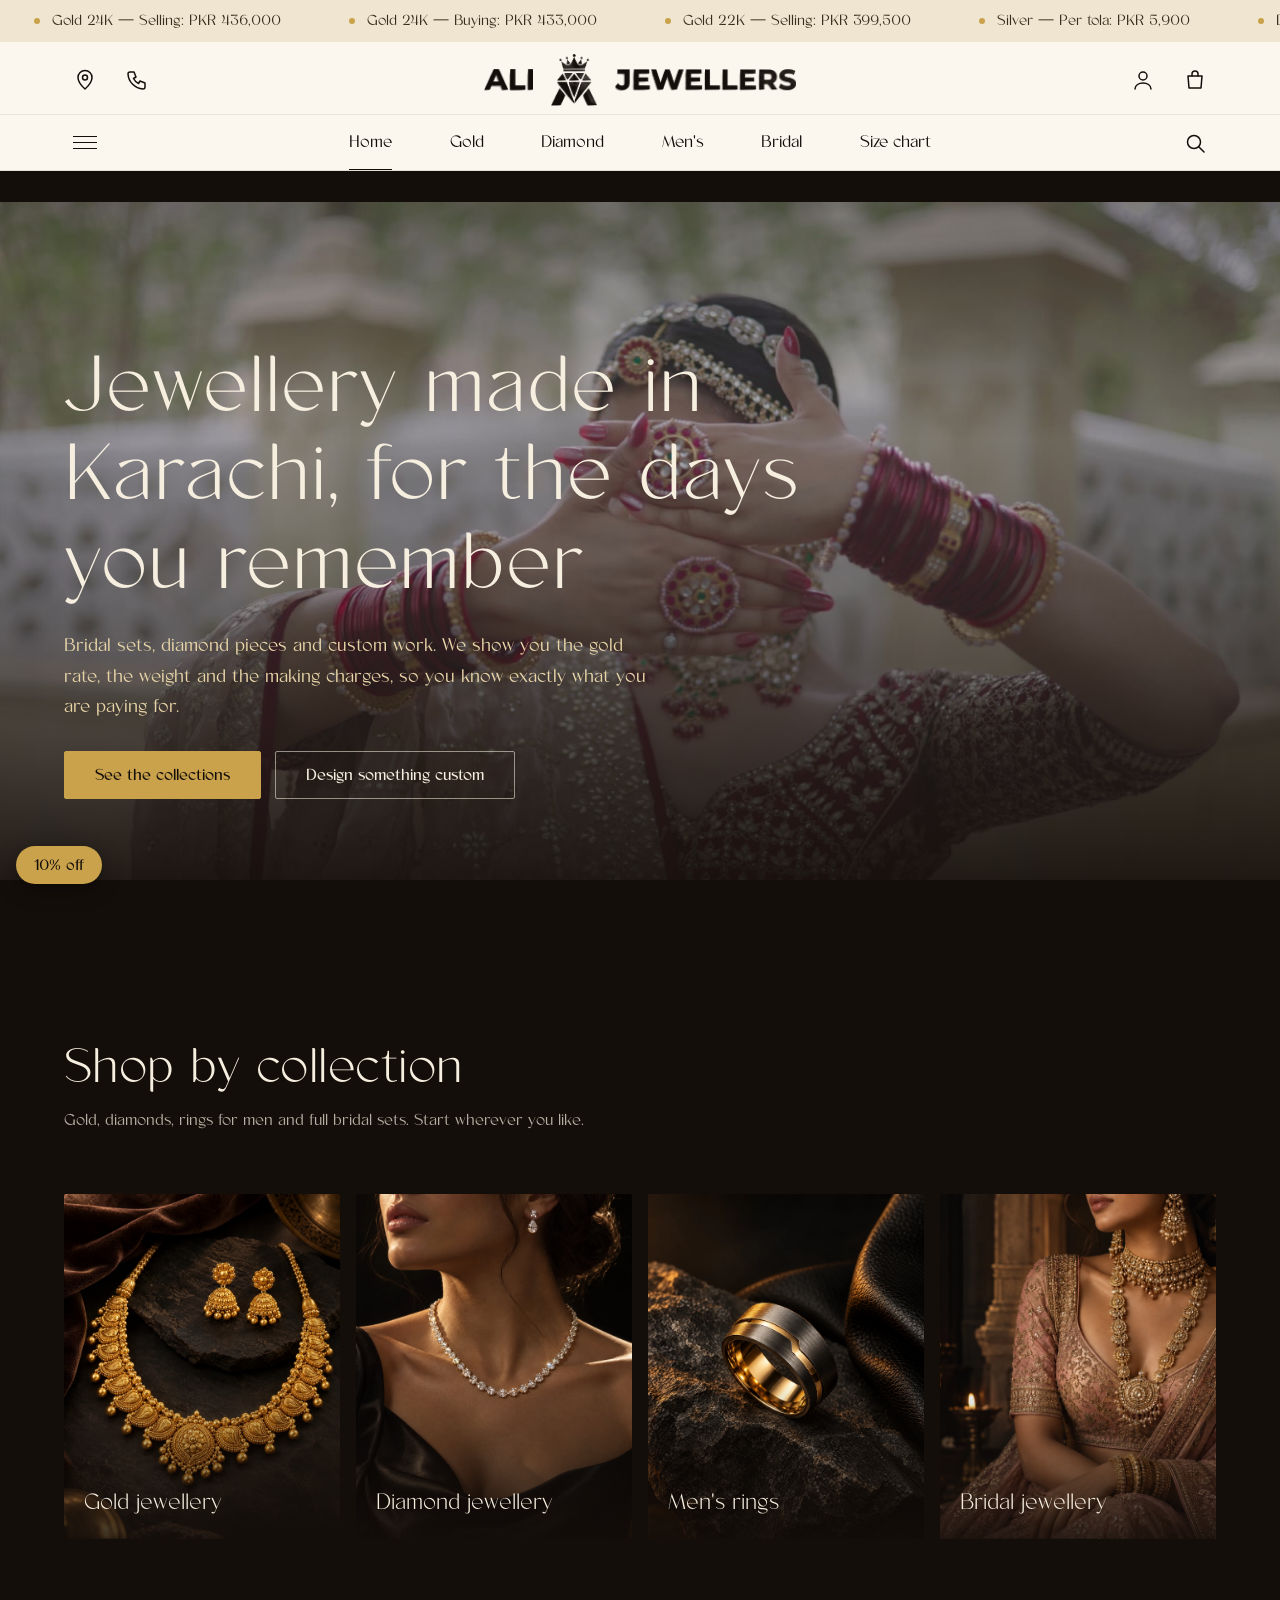
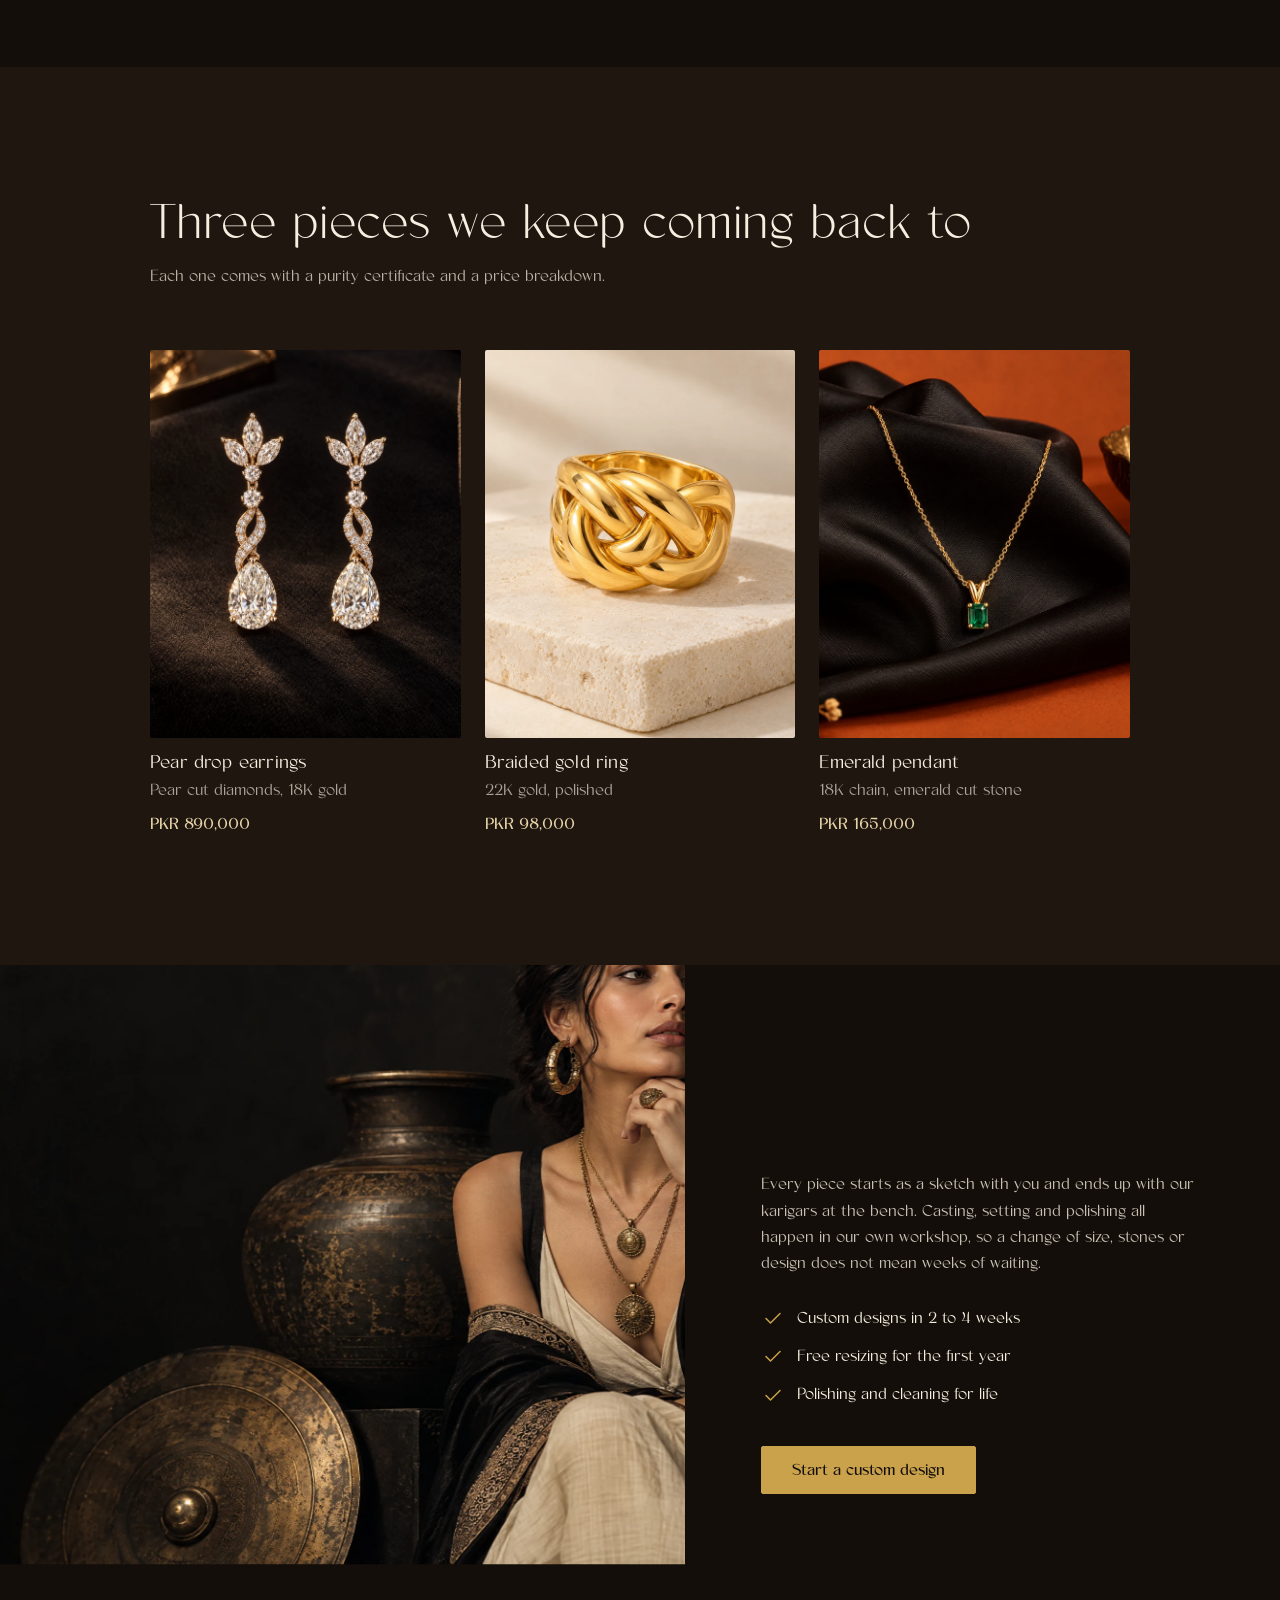
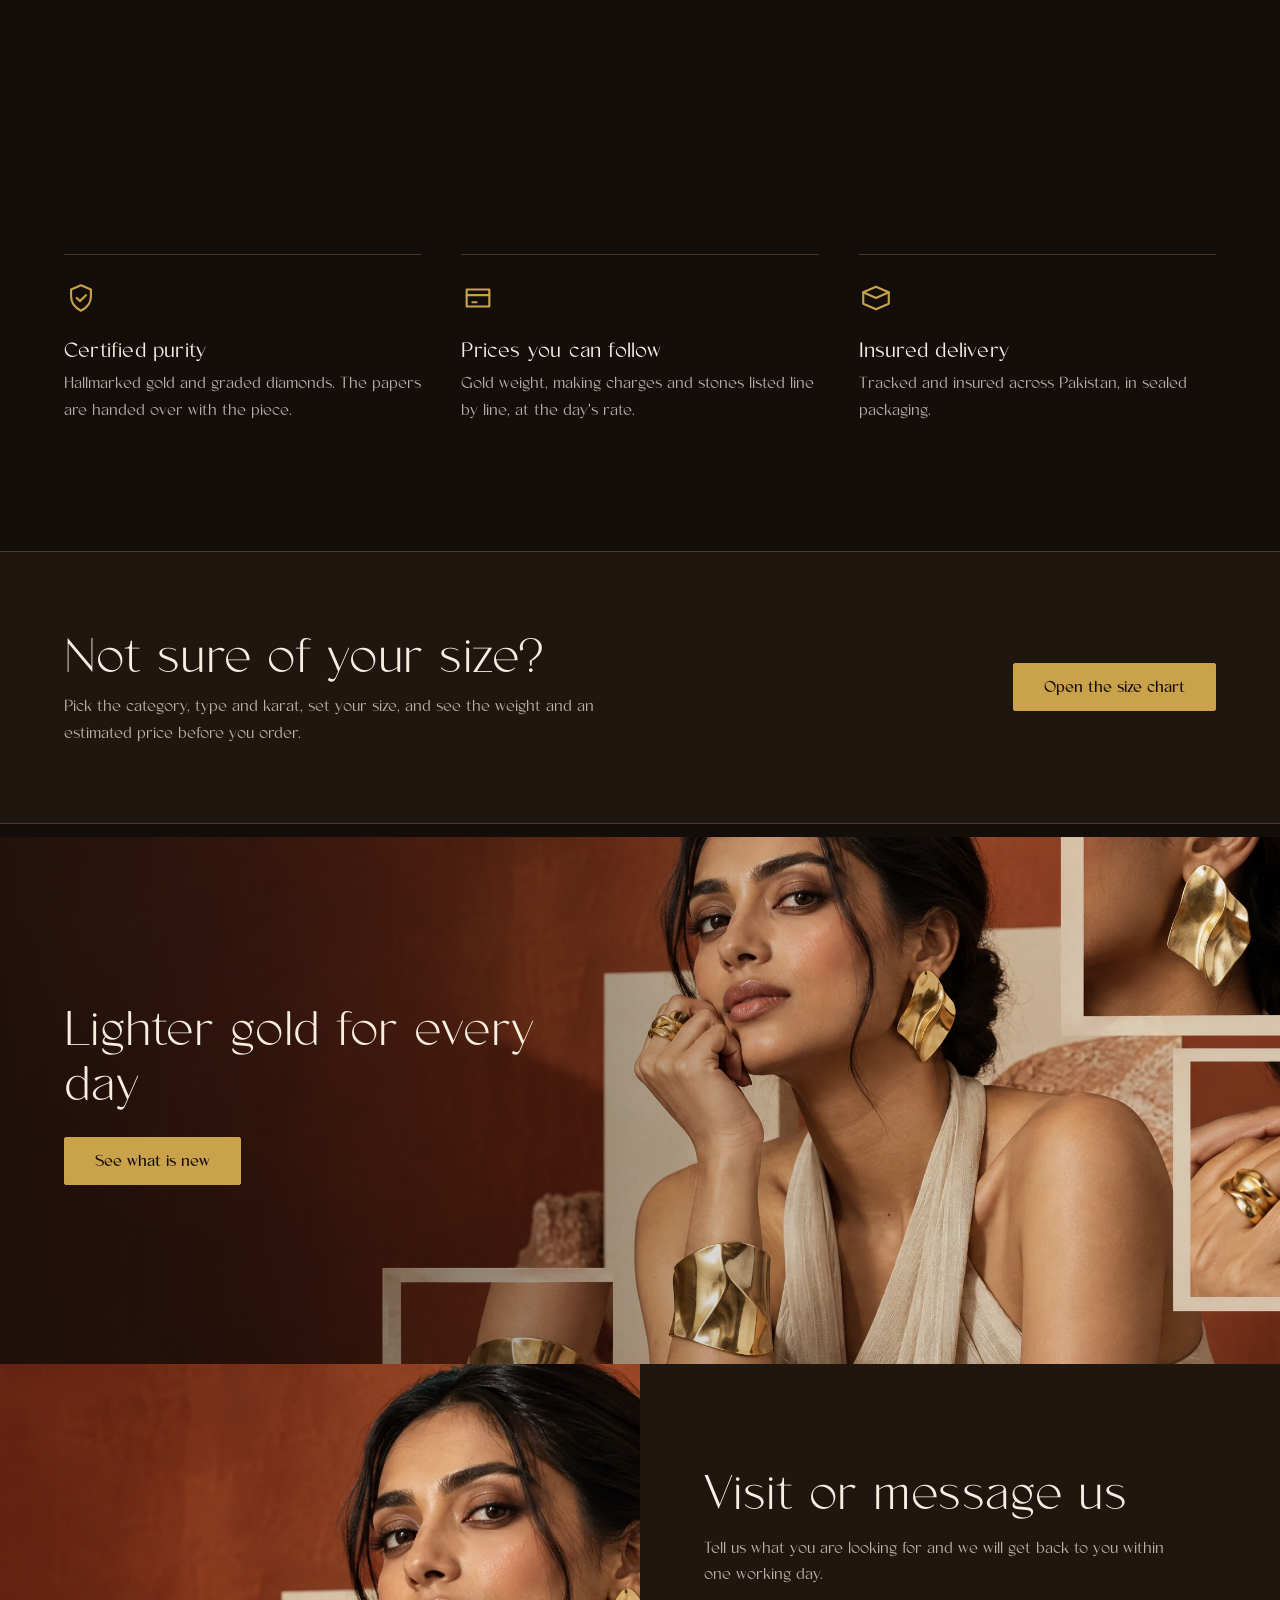
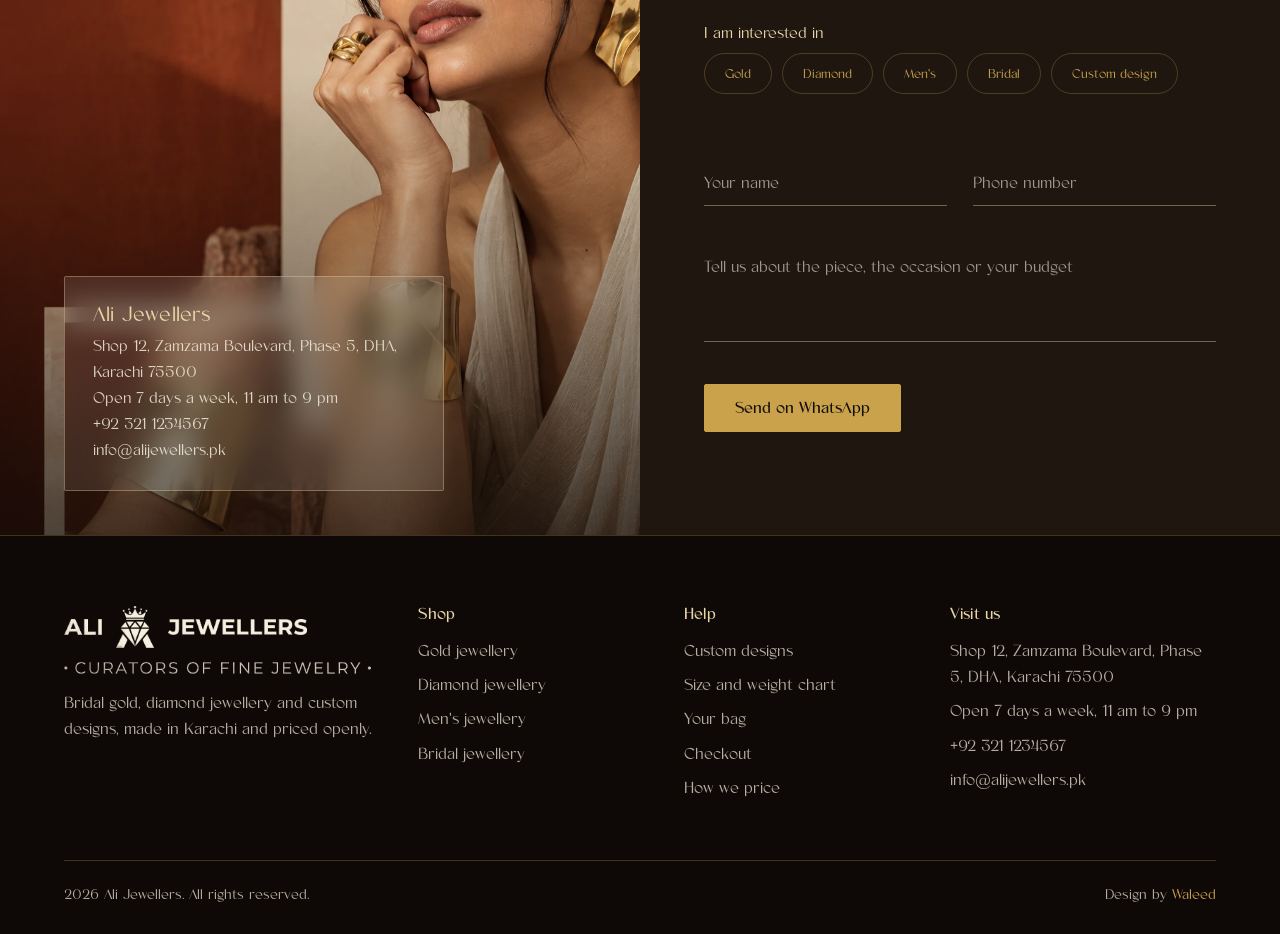
<file: ali-jewellers/index.html>
<!doctype html>
<html lang="en">
  <head>
    <meta charset="utf-8" />
    <meta name="viewport" content="width=device-width, initial-scale=1" />
    <title>
      Ali Jewellers | Bridal Gold, Diamond and Custom Jewellery in Karachi
    </title>
    <meta
      name="description"
      content="Bridal gold, diamond jewellery, engagement rings and men's rings in Karachi. Certified purity, honest pricing and custom designs by Ali Jewellers."
    />
    <meta name="robots" content="index, follow, max-image-preview:large" />
    <link rel="canonical" href="https://www.alijewellers.pk/" />
    <link rel="icon" href="assets/img/favicon.png" type="image/png" />
    <meta property="og:type" content="website" />
    <meta property="og:site_name" content="Ali Jewellers" />
    <meta
      property="og:title"
      content="Ali Jewellers | Bridal Gold, Diamond and Custom Jewellery in Karachi"
    />
    <meta
      property="og:description"
      content="Bridal gold, diamond jewellery, engagement rings and men's rings in Karachi. Certified purity, honest pricing and custom designs by Ali Jewellers."
    />
    <meta property="og:url" content="https://www.alijewellers.pk/" />
    <meta
      property="og:image"
      content="https://www.alijewellers.pk/assets/img/campaign.jpg"
    />
    <meta name="twitter:card" content="summary_large_image" />
    <meta name="theme-color" content="#f6eedf" />
    <link
      rel="preload"
      href="assets/fonts/vonca-regular.otf"
      as="font"
      type="font/otf"
      crossorigin
    />
    <script>
      document.documentElement.classList.add("js");
    </script>
    <link rel="stylesheet" href="assets/css/base.css" />
    <link rel="stylesheet" href="assets/css/layout.css" />
    <link rel="stylesheet" href="assets/css/cards.css" />
    <link rel="stylesheet" href="assets/css/home.css" />
    <script type="application/ld+json">
      {
        "@context": "https://schema.org",
        "@type": "JewelryStore",
        "name": "Ali Jewellers",
        "url": "https://www.alijewellers.pk/",
        "image": "https://www.alijewellers.pk/assets/img/campaign.jpg",
        "logo": "https://www.alijewellers.pk/assets/img/favicon.png",
        "telephone": "+92 321 1234567",
        "email": "info@alijewellers.pk",
        "priceRange": "$$$",
        "openingHours": "Mo-Su 11:00-21:00",
        "address": {
          "@type": "PostalAddress",
          "streetAddress": "Shop 12, Zamzama Boulevard, Phase 5, DHA",
          "addressLocality": "Karachi",
          "postalCode": "75500",
          "addressCountry": "PK"
        }
      }
    </script>
  </head>
  <body>
    <a class="skip" href="#main">Skip to content</a>

    <!-- rates bar: filled from assets/js/rates.js -->
    <div class="topbar" role="region" aria-label="Today's rates">
      <div class="track"></div>
    </div>

    <header class="hdr">
      <div class="bar">
        <div class="ic">
          <button type="button" data-open="store" aria-label="Find our store">
            <svg viewBox="0 0 24 24" aria-hidden="true">
              <path d="M12 21s7-6.2 7-11.5A7 7 0 005 9.5C5 14.8 12 21 12 21z" />
              <circle cx="12" cy="9.5" r="2.5" />
            </svg>
          </button>
          <a href="tel:+923211234567" aria-label="Call us"
            ><svg viewBox="0 0 24 24" aria-hidden="true">
              <path
                d="M5 4h4l2 5-2.5 1.5a11 11 0 005 5L15 13l5 2v4a2 2 0 01-2 2A16 16 0 013 6a2 2 0 012-2z"
              /></svg
          ></a>
        </div>
        <a class="logo" href="index.html" aria-label="Ali Jewellers home">
          <img src="assets/img/logo-ali-dark.png" alt="" height="22" />
          <img
            class="lm"
            src="assets/img/logo-mark-dark.png"
            alt=""
            height="52"
          />
          <img src="assets/img/logo-jewellers-dark.png" alt="" height="22" />
        </a>
        <div class="ic r">
          <button type="button" data-open="account" aria-label="Account">
            <svg viewBox="0 0 24 24" aria-hidden="true">
              <circle cx="12" cy="8" r="4" />
              <path d="M4 21c0-4 4-6 8-6s8 2 8 6" />
            </svg>
          </button>
          <button
            type="button"
            data-open="bag"
            class="bagb"
            aria-label="Open bag"
          >
            <svg viewBox="0 0 24 24" aria-hidden="true">
              <path d="M5 8h14l-1 12H6z" />
              <path d="M9 8V6a3 3 0 016 0v2" /></svg
            ><span class="badge" id="bagn" hidden>0</span>
          </button>
        </div>
      </div>
      <div class="navrow">
        <button
          class="burger"
          type="button"
          data-open="menu"
          aria-label="Open menu"
        >
          <span></span><span></span><span></span>
        </button>
        <nav aria-label="Main">
          <a href="index.html" class="on" aria-current="page">Home</a>
          <a href="gold.html">Gold</a>
          <a href="diamond.html">Diamond</a>
          <a href="mens.html">Men's</a>
          <a href="bridal.html">Bridal</a>
          <a href="size-chart.html">Size chart</a>
        </nav>
        <button
          class="srch"
          type="button"
          data-open="search"
          aria-label="Search"
        >
          <svg viewBox="0 0 24 24" aria-hidden="true">
            <circle cx="11" cy="11" r="6.5" />
            <path d="M16 16l5 5" />
          </svg>
        </button>
      </div>
    </header>

    <main id="main">
      <section class="hero" aria-label="Introduction">
        <video
          class="hero-video"
          autoplay
          muted
          loop
          playsinline
          preload="auto"
          poster="assets/video/poster.jpg"
          aria-hidden="true"
        >
          <source
            src="assets/video/hero-4k.mp4"
            type="video/mp4"
            media="(min-width: 1500px)"
          />
          <source src="assets/video/hero-1080.mp4" type="video/mp4" />
        </video>
        <div class="hero-shade"></div>
        <div class="hero-copy">
          <h1>Jewellery made in Karachi, for the days you remember</h1>
          <p>
            Bridal sets, diamond pieces and custom work. We show you the gold
            rate, the weight and the making charges, so you know exactly what
            you are paying for.
          </p>
          <div class="row">
            <a class="btn" href="#collections">See the collections</a
            ><a class="btn btn-ghost" href="#contact"
              >Design something custom</a
            >
          </div>
        </div>
      </section>

      <section class="sec" id="collections">
        <div class="head">
          <h2>Shop by collection</h2>
          <p>
            Gold, diamonds, rings for men and full bridal sets. Start wherever
            you like.
          </p>
        </div>
        <div class="tiles">
          <a class="tile" href="gold.html"
            ><picture
              ><source
                srcset="assets/img/gold-collection.webp"
                type="image/webp" />
              <img
                src="assets/img/gold-collection.jpg"
                width="1331"
                height="1664"
                loading="lazy"
                alt="Traditional gold necklace with jhumka earrings on dark stone" /></picture
            ><span>Gold jewellery</span></a
          >
          <a class="tile" href="diamond.html"
            ><picture
              ><source
                srcset="assets/img/diamond-collection.webp"
                type="image/webp" />
              <img
                src="assets/img/diamond-collection.jpg"
                width="1331"
                height="1664"
                loading="lazy"
                alt="Woman wearing a diamond riviere necklace and drop earrings" /></picture
            ><span>Diamond jewellery</span></a
          >
          <a class="tile" href="mens.html"
            ><picture
              ><source
                srcset="assets/img/mens-collection.webp"
                type="image/webp" />
              <img
                src="assets/img/mens-collection.jpg"
                width="1331"
                height="1664"
                loading="lazy"
                alt="Men's black and gold ring resting on a dark rock" /></picture
            ><span>Men's rings</span></a
          >
          <a class="tile" href="bridal.html"
            ><picture
              ><source srcset="assets/img/bridal-tile.webp" type="image/webp" />
              <img
                src="assets/img/bridal-tile.jpg"
                width="1152"
                height="1440"
                loading="lazy"
                alt="Bride in a pink lehenga wearing layered gold necklaces" /></picture
            ><span>Bridal jewellery</span></a
          >
        </div>
      </section>

      <section class="sec sec-alt" id="pieces">
        <div class="head">
          <h2>Three pieces we keep coming back to</h2>
          <p>Each one comes with a purity certificate and a price breakdown.</p>
        </div>
        <!-- filled by home.js from products.js; change the ids to feature other pieces -->
        <div
          class="feat"
          id="featured"
          data-ids="pear-drop-earrings,braided-gold-ring,emerald-pendant"
        ></div>
      </section>

      <section class="split" id="craft">
        <picture
          ><source srcset="assets/img/banner-heritage.webp" type="image/webp" />
          <img
            src="assets/img/banner-heritage.jpg"
            width="2560"
            height="1440"
            loading="lazy"
            alt="Woman in a dark room wearing layered gold pendants"
        /></picture>
        <div class="split-copy">
          <h2>Made by hand, the traditional way</h2>
          <p>
            Every piece starts as a sketch with you and ends up with our
            karigars at the bench. Casting, setting and polishing all happen in
            our own workshop, so a change of size, stones or design does not
            mean weeks of waiting.
          </p>
          <ul class="ticks">
            <li>
              <svg viewBox="0 0 24 24" aria-hidden="true">
                <path d="M5 12.5l4.5 4.5L19 7.5" /></svg
              >Custom designs in 2 to 4 weeks
            </li>
            <li>
              <svg viewBox="0 0 24 24" aria-hidden="true">
                <path d="M5 12.5l4.5 4.5L19 7.5" /></svg
              >Free resizing for the first year
            </li>
            <li>
              <svg viewBox="0 0 24 24" aria-hidden="true">
                <path d="M5 12.5l4.5 4.5L19 7.5" /></svg
              >Polishing and cleaning for life
            </li>
          </ul>
          <a class="btn" href="#contact">Start a custom design</a>
        </div>
      </section>

      <section class="sec" id="promise">
        <div class="head">
          <h2>No surprises on the bill</h2>
          <p>Gold is easier to trust when you can see the working.</p>
        </div>
        <div class="trio">
          <div>
            <svg viewBox="0 0 24 24" aria-hidden="true">
              <path d="M12 3l7 3v5c0 5-3 8-7 10-4-2-7-5-7-10V6z" />
              <path d="M9 12l2.2 2.2L15.5 10" />
            </svg>
            <h3>Certified purity</h3>
            <p>
              Hallmarked gold and graded diamonds. The papers are handed over
              with the piece.
            </p>
          </div>
          <div>
            <svg viewBox="0 0 24 24" aria-hidden="true">
              <path d="M4 6h16v12H4z" />
              <path d="M4 10h16M8 15h3" />
            </svg>
            <h3>Prices you can follow</h3>
            <p>
              Gold weight, making charges and stones listed line by line, at the
              day's rate.
            </p>
          </div>
          <div>
            <svg viewBox="0 0 24 24" aria-hidden="true">
              <path d="M3 8l9-4 9 4-9 4z" />
              <path d="M3 8v8l9 4 9-4V8" />
            </svg>
            <h3>Insured delivery</h3>
            <p>Tracked and insured across Pakistan, in sealed packaging.</p>
          </div>
        </div>
      </section>

      <section class="sizecta">
        <div>
          <h2>Not sure of your size?</h2>
          <p>
            Pick the category, type and karat, set your size, and see the weight
            and an estimated price before you order.
          </p>
        </div>
        <a class="btn" href="size-chart.html">Open the size chart</a>
      </section>

      <section class="banner">
        <picture
          ><source srcset="assets/img/campaign.webp" type="image/webp" />
          <img
            src="assets/img/campaign.jpg"
            width="2560"
            height="1440"
            loading="lazy"
            alt="Model wearing modern gold earrings, a cuff and a ring"
        /></picture>
        <div class="banner-copy">
          <h2>Lighter gold for every day</h2>
          <a class="btn" href="gold.html">See what is new</a>
        </div>
      </section>

      <section class="visit" id="contact">
        <div class="v-img">
          <picture
            ><source srcset="assets/img/campaign.webp" type="image/webp" />
            <img
              src="assets/img/campaign.jpg"
              width="2560"
              height="1440"
              loading="lazy"
              alt="Model wearing modern gold earrings, a cuff and a ring"
          /></picture>
          <div class="v-card">
            <h3>Ali Jewellers</h3>
            <p>Shop 12, Zamzama Boulevard, Phase 5, DHA, Karachi 75500</p>
            <p>Open 7 days a week, 11 am to 9 pm</p>
            <a href="tel:+923211234567">+92 321 1234567</a
            ><a href="mailto:info@alijewellers.pk">info@alijewellers.pk</a>
          </div>
        </div>
        <div class="v-form">
          <h2 class="rv">Visit or message us</h2>
          <p class="vs">
            Tell us what you are looking for and we will get back to you within
            one working day.
          </p>
          <form id="form" novalidate>
            <div class="fs" role="group" aria-labelledby="lg1">
              <p class="lg" id="lg1">I am interested in</p>
              <div class="chips">
                <label
                  ><input type="checkbox" name="int" value="Gold" /><span
                    >Gold</span
                  ></label
                >
                <label
                  ><input type="checkbox" name="int" value="Diamond" /><span
                    >Diamond</span
                  ></label
                >
                <label
                  ><input type="checkbox" name="int" value="Men's" /><span
                    >Men's</span
                  ></label
                >
                <label
                  ><input type="checkbox" name="int" value="Bridal" /><span
                    >Bridal</span
                  ></label
                >
                <label
                  ><input
                    type="checkbox"
                    name="int"
                    value="Custom design"
                  /><span>Custom design</span></label
                >
              </div>
            </div>
            <div class="fl">
              <label
                ><input
                  name="name"
                  required
                  autocomplete="name"
                  placeholder=" "
                /><span>Your name</span></label
              >
              <label
                ><input
                  name="contact"
                  required
                  autocomplete="tel"
                  placeholder=" "
                /><span>Phone number</span></label
              >
            </div>
            <label class="fl1">
              <textarea name="msg" rows="3" placeholder=" "></textarea
              ><span
                >Tell us about the piece, the occasion or your budget</span
              ></label
            >
            <div class="frow">
              <button class="btn" type="submit">Send on WhatsApp</button>
              <p class="note" id="note" role="status"></p>
            </div>
          </form>
        </div>
      </section>
    </main>

    <footer class="ftr">
      <div class="fgrid">
        <div>
          <a class="flogo" href="index.html" aria-label="Ali Jewellers">
            <img src="assets/img/logo-ali-light.png" alt="" height="16" />
            <img
              class="lm"
              src="assets/img/logo-mark-light.png"
              alt=""
              height="42"
            />
            <img src="assets/img/logo-jewellers-light.png" alt="" height="16" />
          </a>
          <img
            class="tg"
            src="assets/img/logo-tagline-light.png"
            alt="Curators of fine jewelry"
            height="12"
          />
          <p>
            Bridal gold, diamond jewellery and custom designs, made in Karachi
            and priced openly.
          </p>
        </div>
        <div>
          <h3>Shop</h3>
          <a href="gold.html">Gold jewellery</a
          ><a href="diamond.html">Diamond jewellery</a
          ><a href="mens.html">Men's jewellery</a
          ><a href="bridal.html">Bridal jewellery</a>
        </div>
        <div>
          <h3>Help</h3>
          <a href="index.html#contact">Custom designs</a
          ><a href="size-chart.html">Size and weight chart</a
          ><a href="cart.html">Your bag</a><a href="checkout.html">Checkout</a
          ><a href="index.html#promise">How we price</a>
        </div>
        <div>
          <h3>Visit us</h3>
          <p>Shop 12, Zamzama Boulevard, Phase 5, DHA, Karachi 75500</p>
          <p>Open 7 days a week, 11 am to 9 pm</p>
          <a href="tel:+923211234567">+92 321 1234567</a
          ><a href="mailto:info@alijewellers.pk">info@alijewellers.pk</a>
        </div>
      </div>
      <div class="fbase">
        <p>2026 Ali Jewellers. All rights reserved.</p>
        <p class="credit">
          Design by
          <a href="https://wa.me/923215459190" target="_blank" rel="noopener"
            >Waleed</a
          >
        </p>
      </div>
    </footer>

    <script src="assets/js/config.js" defer></script>
    <script src="assets/js/products.js" defer></script>
    <script src="assets/js/rates.js" defer></script>
    <script src="assets/js/core.js" defer></script>
    <script src="assets/js/reveal.js" defer></script>
    <script src="assets/js/home.js" defer></script>
  </body>
</html>
</file>
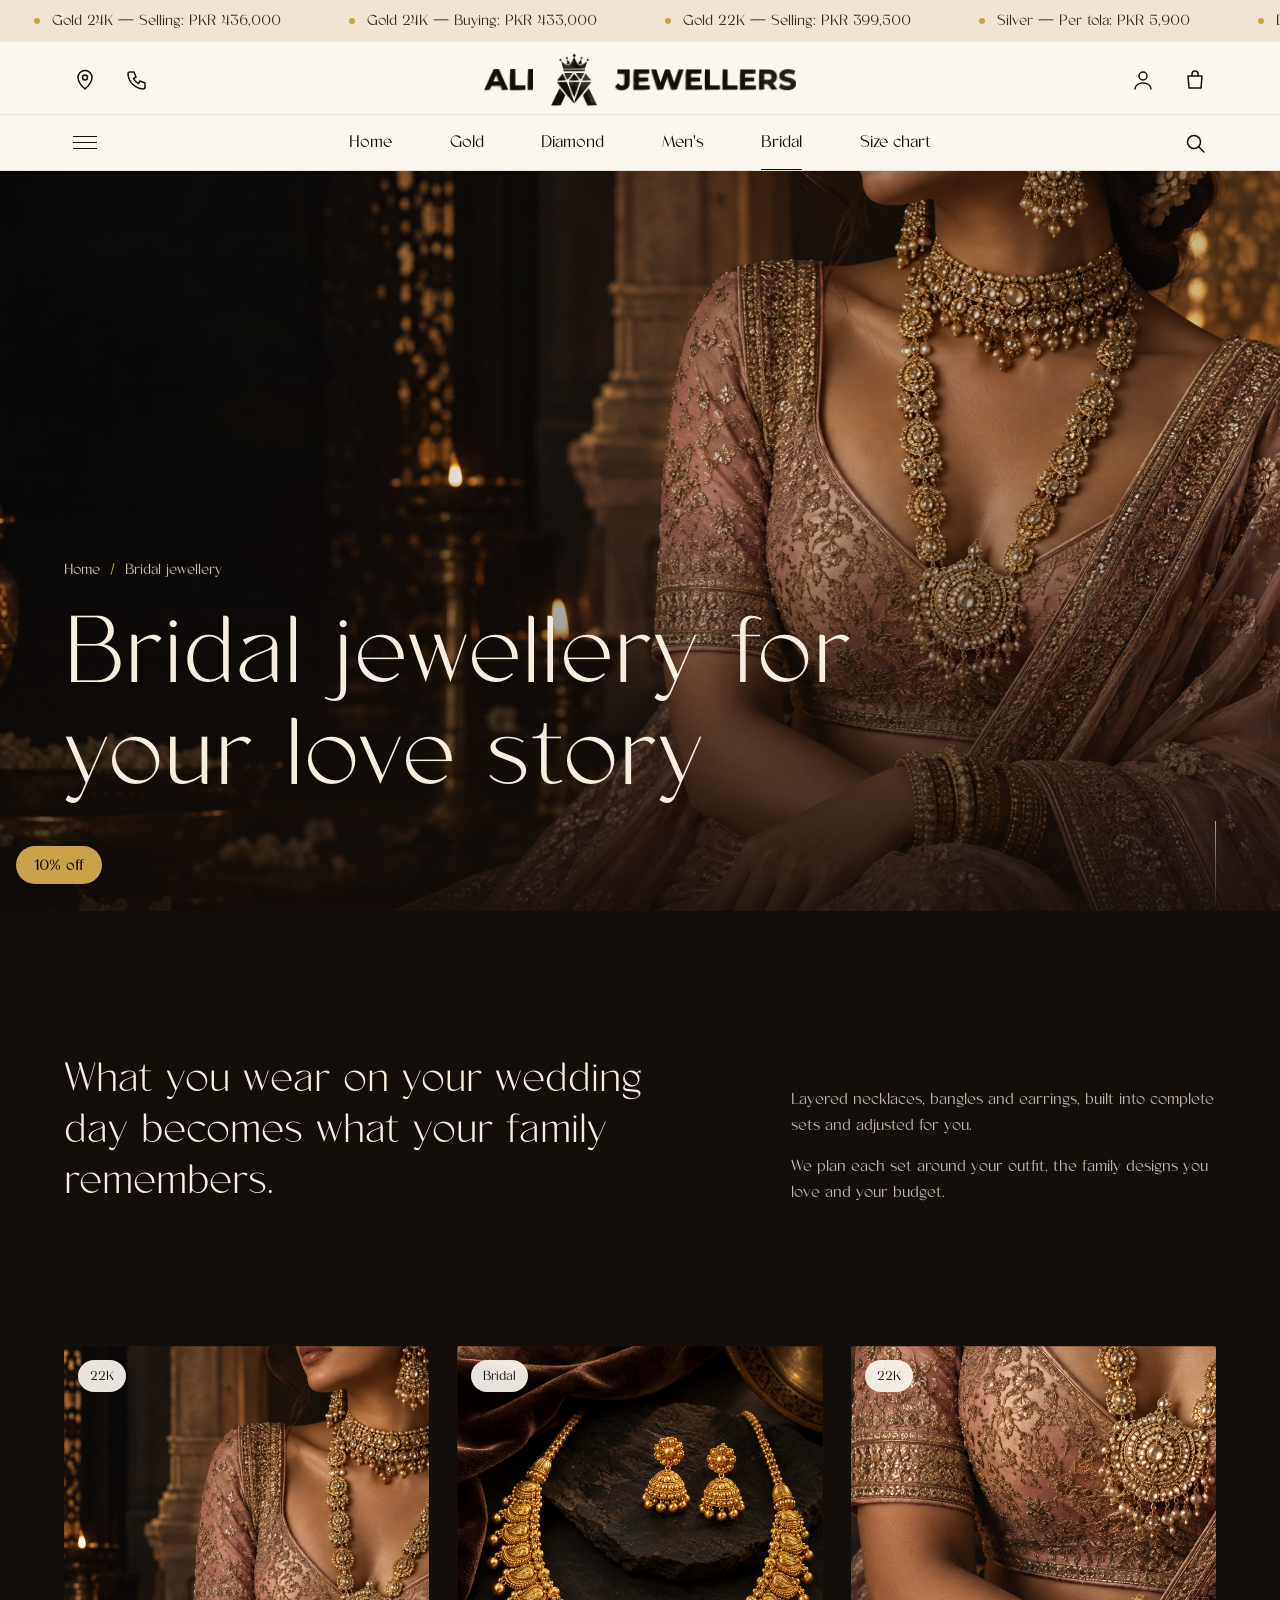
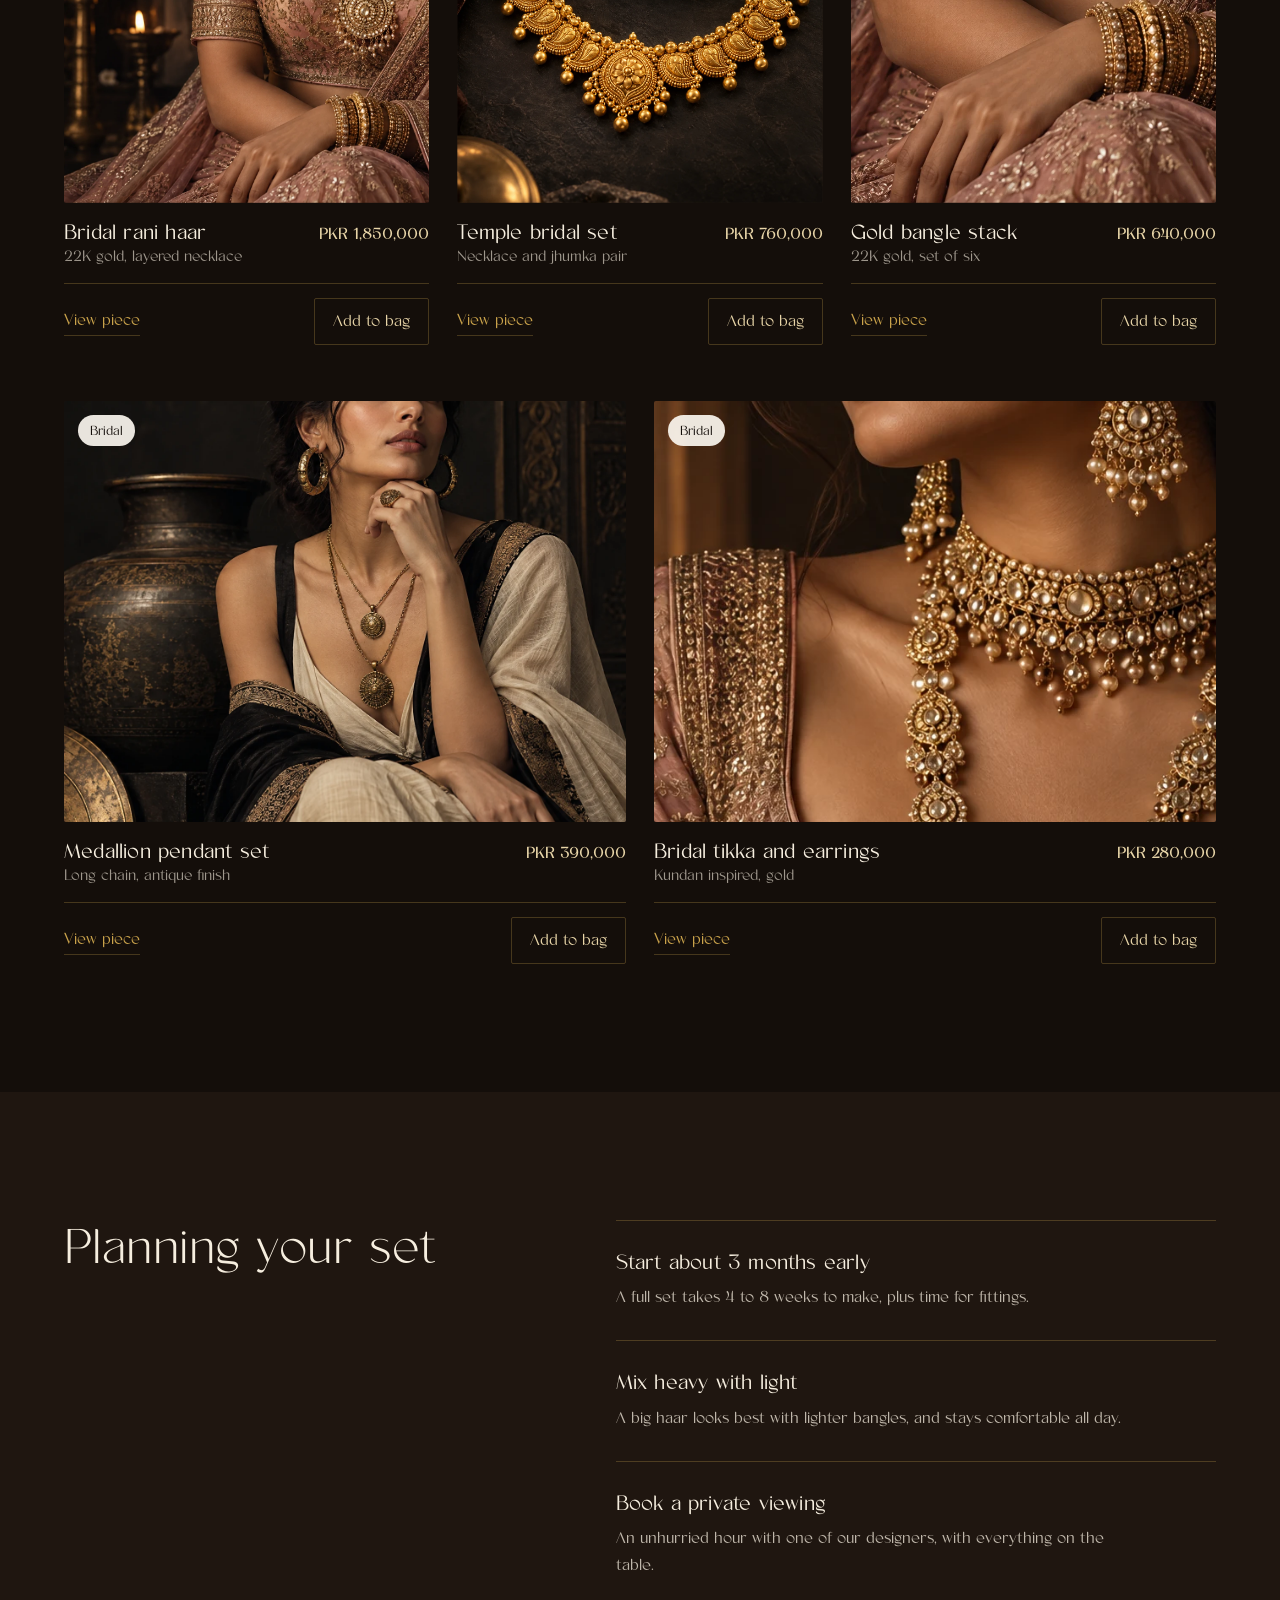
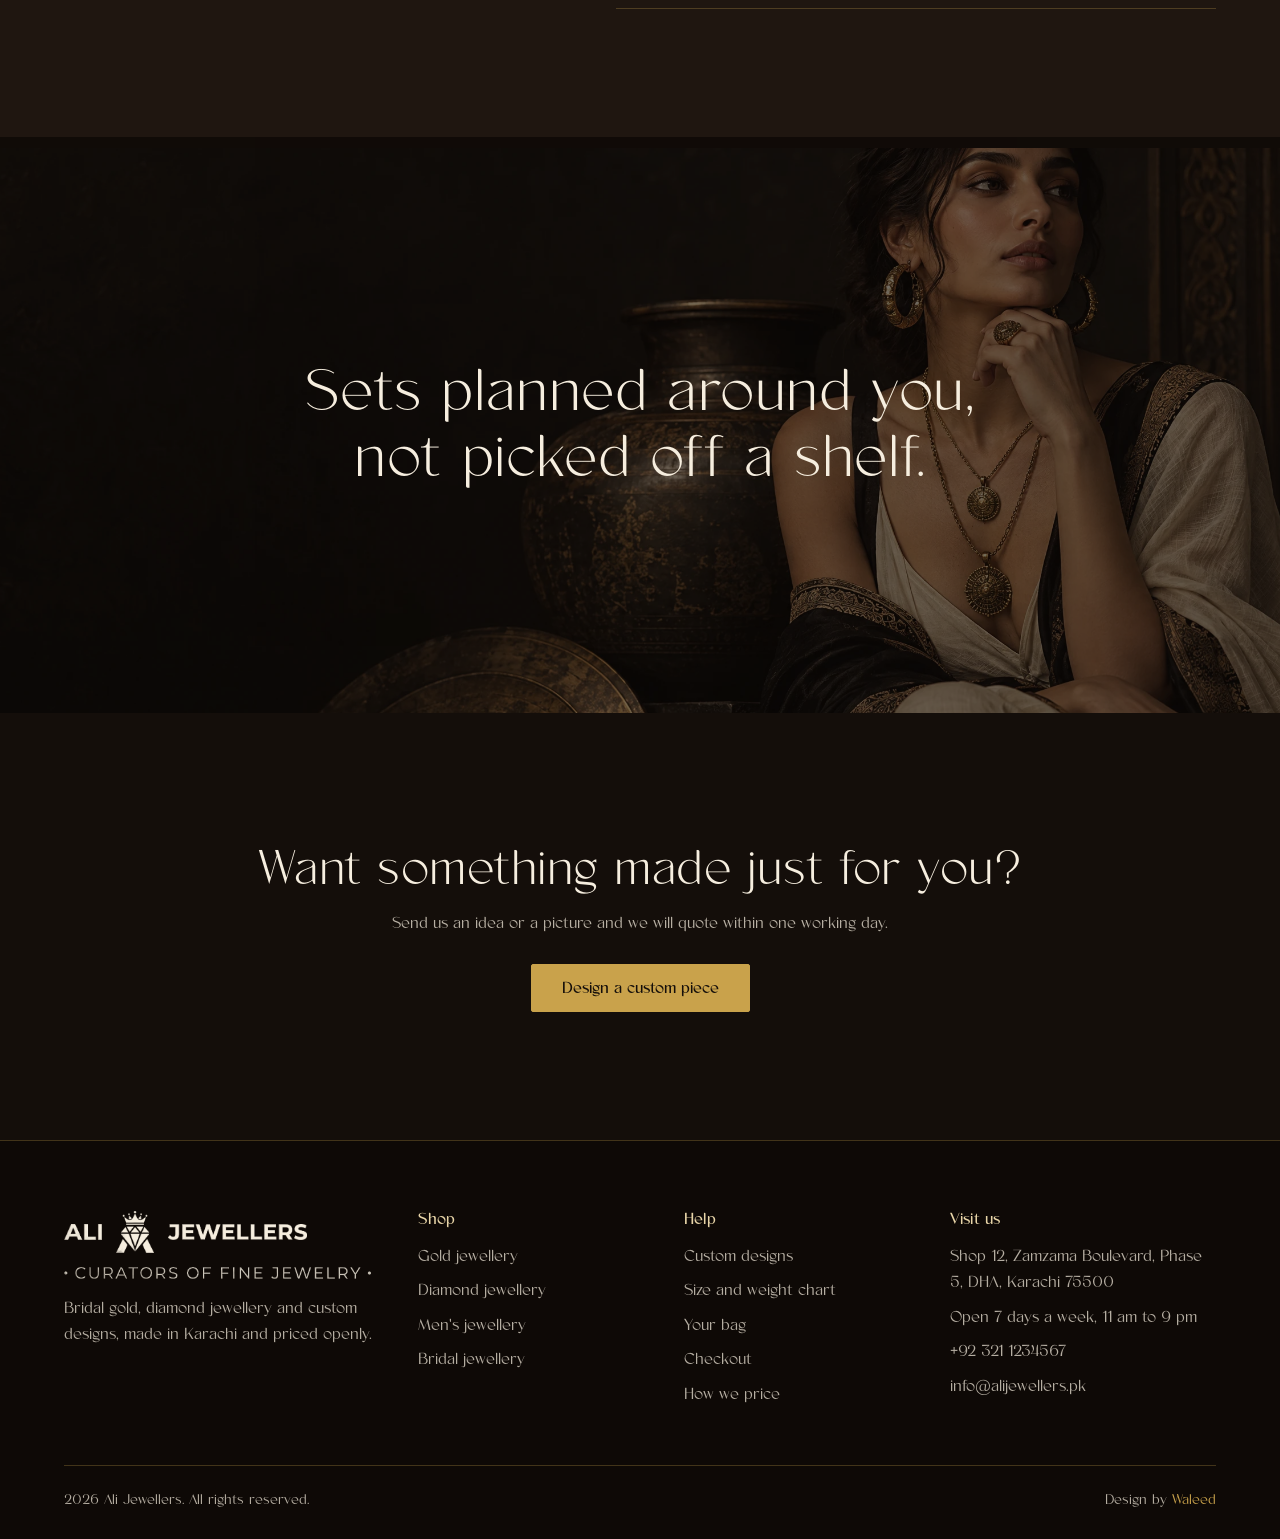
<file: ali-jewellers/bridal.html>
<!doctype html>
<html lang="en">
  <head>
    <meta charset="utf-8" />
    <meta name="viewport" content="width=device-width, initial-scale=1" />
    <title>
      Bridal Jewellery in Karachi | Gold Bridal Sets, Necklaces and Bangles |
      Ali Jewellers
    </title>
    <meta
      name="description"
      content="Complete bridal gold sets with necklaces, bangles and earrings. Book a private viewing and plan your wedding jewellery in Karachi."
    />
    <meta name="robots" content="index, follow, max-image-preview:large" />
    <link rel="canonical" href="https://www.alijewellers.pk/bridal.html" />
    <link rel="icon" href="assets/img/favicon.png" type="image/png" />
    <meta property="og:type" content="website" />
    <meta property="og:site_name" content="Ali Jewellers" />
    <meta
      property="og:title"
      content="Bridal Jewellery in Karachi | Gold Bridal Sets, Necklaces and Bangles | Ali Jewellers"
    />
    <meta
      property="og:description"
      content="Complete bridal gold sets with necklaces, bangles and earrings. Book a private viewing and plan your wedding jewellery in Karachi."
    />
    <meta property="og:url" content="https://www.alijewellers.pk/bridal.html" />
    <meta
      property="og:image"
      content="https://www.alijewellers.pk/assets/img/bridal.jpg"
    />
    <meta name="twitter:card" content="summary_large_image" />
    <meta name="theme-color" content="#f6eedf" />
    <link
      rel="preload"
      href="assets/fonts/vonca-regular.otf"
      as="font"
      type="font/otf"
      crossorigin
    />
    <script>
      document.documentElement.classList.add("js");
    </script>
    <link rel="stylesheet" href="assets/css/base.css" />
    <link rel="stylesheet" href="assets/css/layout.css" />
    <link rel="stylesheet" href="assets/css/cards.css" />
    <link rel="stylesheet" href="assets/css/category.css" />
    <script type="application/ld+json">
      {
        "@context": "https://schema.org",
        "@type": "BreadcrumbList",
        "itemListElement": [
          {
            "@type": "ListItem",
            "position": 1,
            "name": "Home",
            "item": "https://www.alijewellers.pk/"
          },
          {
            "@type": "ListItem",
            "position": 2,
            "name": "Bridal jewellery",
            "item": "https://www.alijewellers.pk/bridal.html"
          }
        ]
      }
    </script>
  </head>
  <body>
    <a class="skip" href="#main">Skip to content</a>

    <!-- rates bar: filled from assets/js/rates.js -->
    <div class="topbar" role="region" aria-label="Today's rates">
      <div class="track"></div>
    </div>

    <header class="hdr">
      <div class="bar">
        <div class="ic">
          <button type="button" data-open="store" aria-label="Find our store">
            <svg viewBox="0 0 24 24" aria-hidden="true">
              <path d="M12 21s7-6.2 7-11.5A7 7 0 005 9.5C5 14.8 12 21 12 21z" />
              <circle cx="12" cy="9.5" r="2.5" />
            </svg>
          </button>
          <a href="tel:+923211234567" aria-label="Call us"
            ><svg viewBox="0 0 24 24" aria-hidden="true">
              <path
                d="M5 4h4l2 5-2.5 1.5a11 11 0 005 5L15 13l5 2v4a2 2 0 01-2 2A16 16 0 013 6a2 2 0 012-2z"
              /></svg
          ></a>
        </div>
        <a class="logo" href="index.html" aria-label="Ali Jewellers home">
          <img src="assets/img/logo-ali-dark.png" alt="" height="22" />
          <img
            class="lm"
            src="assets/img/logo-mark-dark.png"
            alt=""
            height="52"
          />
          <img src="assets/img/logo-jewellers-dark.png" alt="" height="22" />
        </a>
        <div class="ic r">
          <button type="button" data-open="account" aria-label="Account">
            <svg viewBox="0 0 24 24" aria-hidden="true">
              <circle cx="12" cy="8" r="4" />
              <path d="M4 21c0-4 4-6 8-6s8 2 8 6" />
            </svg>
          </button>
          <button
            type="button"
            data-open="bag"
            class="bagb"
            aria-label="Open bag"
          >
            <svg viewBox="0 0 24 24" aria-hidden="true">
              <path d="M5 8h14l-1 12H6z" />
              <path d="M9 8V6a3 3 0 016 0v2" /></svg
            ><span class="badge" id="bagn" hidden>0</span>
          </button>
        </div>
      </div>
      <div class="navrow">
        <button
          class="burger"
          type="button"
          data-open="menu"
          aria-label="Open menu"
        >
          <span></span><span></span><span></span>
        </button>
        <nav aria-label="Main">
          <a href="index.html">Home</a>
          <a href="gold.html">Gold</a>
          <a href="diamond.html">Diamond</a>
          <a href="mens.html">Men's</a>
          <a href="bridal.html" class="on" aria-current="page">Bridal</a>
          <a href="size-chart.html">Size chart</a>
        </nav>
        <button
          class="srch"
          type="button"
          data-open="search"
          aria-label="Search"
        >
          <svg viewBox="0 0 24 24" aria-hidden="true">
            <circle cx="11" cy="11" r="6.5" />
            <path d="M16 16l5 5" />
          </svg>
        </button>
      </div>
    </header>

    <main id="main">
      <section class="phero">
        <picture
          ><source srcset="assets/img/bridal.webp" type="image/webp" />
          <img
            src="assets/img/bridal.jpg"
            width="2000"
            height="1300"
            alt="Bride wearing layered gold necklaces"
        /></picture>
        <div class="phero-copy">
          <nav class="crumb" aria-label="Breadcrumb">
            <a href="index.html">Home</a><span>Bridal jewellery</span>
          </nav>
          <h1>
            <span class="ln"><span>Bridal jewellery for</span></span
            ><span class="ln"><span>your love story</span></span>
          </h1>
        </div>
        <span class="scrl" aria-hidden="true"></span>
      </section>

      <section class="intro">
        <p class="lead rv">
          What you wear on your wedding day becomes what your family remembers.
        </p>
        <div class="rv">
          <p>
            Layered necklaces, bangles and earrings, built into complete sets
            and adjusted for you.
          </p>
          <p>
            We plan each set around your outfit, the family designs you love and
            your budget.
          </p>
        </div>
      </section>

      <!-- the five cards are filled by category.js from products.js -->
      <section
        class="pshow"
        id="grid"
        data-cat="bridal"
        aria-label="Bridal jewellery"
      ></section>
      <noscript
        ><p style="padding: 0 var(--pad) 60px">
          <a href="product.html?p=bridal-rani-haar">Bridal rani haar</a> |
          <a href="product.html?p=temple-bridal-set">Temple bridal set</a> |
          <a href="product.html?p=gold-bangle-stack">Gold bangle stack</a> |
          <a href="product.html?p=medallion-pendant-set"
            >Medallion pendant set</a
          >
          |
          <a href="product.html?p=bridal-tikka-and-earrings"
            >Bridal tikka and earrings</a
          >
        </p></noscript
      >

      <section class="gd">
        <div class="gd-h"><h2 class="rv">Planning your set</h2></div>
        <div class="gd-l">
          <div class="gr">
            <h3>Start about 3 months early</h3>
            <p>
              A full set takes 4 to 8 weeks to make, plus time for fittings.
            </p>
          </div>
          <div class="gr">
            <h3>Mix heavy with light</h3>
            <p>
              A big haar looks best with lighter bangles, and stays comfortable
              all day.
            </p>
          </div>
          <div class="gr">
            <h3>Book a private viewing</h3>
            <p>
              An unhurried hour with one of our designers, with everything on
              the table.
            </p>
          </div>
        </div>
      </section>

      <section class="band">
        <picture
          ><source srcset="assets/img/banner-heritage.webp" type="image/webp" />
          <img
            src="assets/img/banner-heritage.jpg"
            width="1331"
            height="1664"
            loading="lazy"
            alt="Sets planned around you, not picked off a shelf."
        /></picture>
        <h2 class="rv">Sets planned around you, not picked off a shelf.</h2>
      </section>

      <section class="cta">
        <h2 class="rv">Want something made just for you?</h2>
        <p>
          Send us an idea or a picture and we will quote within one working day.
        </p>
        <a class="btn" href="index.html#contact">Design a custom piece</a>
      </section>
    </main>

    <footer class="ftr">
      <div class="fgrid">
        <div>
          <a class="flogo" href="index.html" aria-label="Ali Jewellers">
            <img src="assets/img/logo-ali-light.png" alt="" height="16" />
            <img
              class="lm"
              src="assets/img/logo-mark-light.png"
              alt=""
              height="42"
            />
            <img src="assets/img/logo-jewellers-light.png" alt="" height="16" />
          </a>
          <img
            class="tg"
            src="assets/img/logo-tagline-light.png"
            alt="Curators of fine jewelry"
            height="12"
          />
          <p>
            Bridal gold, diamond jewellery and custom designs, made in Karachi
            and priced openly.
          </p>
        </div>
        <div>
          <h3>Shop</h3>
          <a href="gold.html">Gold jewellery</a
          ><a href="diamond.html">Diamond jewellery</a
          ><a href="mens.html">Men's jewellery</a
          ><a href="bridal.html">Bridal jewellery</a>
        </div>
        <div>
          <h3>Help</h3>
          <a href="index.html#contact">Custom designs</a
          ><a href="size-chart.html">Size and weight chart</a
          ><a href="cart.html">Your bag</a><a href="checkout.html">Checkout</a
          ><a href="index.html#promise">How we price</a>
        </div>
        <div>
          <h3>Visit us</h3>
          <p>Shop 12, Zamzama Boulevard, Phase 5, DHA, Karachi 75500</p>
          <p>Open 7 days a week, 11 am to 9 pm</p>
          <a href="tel:+923211234567">+92 321 1234567</a
          ><a href="mailto:info@alijewellers.pk">info@alijewellers.pk</a>
        </div>
      </div>
      <div class="fbase">
        <p>2026 Ali Jewellers. All rights reserved.</p>
        <p class="credit">
          Design by
          <a href="https://wa.me/923215459190" target="_blank" rel="noopener"
            >Waleed</a
          >
        </p>
      </div>
    </footer>

    <script src="assets/js/config.js" defer></script>
    <script src="assets/js/products.js" defer></script>
    <script src="assets/js/rates.js" defer></script>
    <script src="assets/js/core.js" defer></script>
    <script src="assets/js/reveal.js" defer></script>
    <script src="assets/js/category.js" defer></script>
  </body>
</html>
</file>
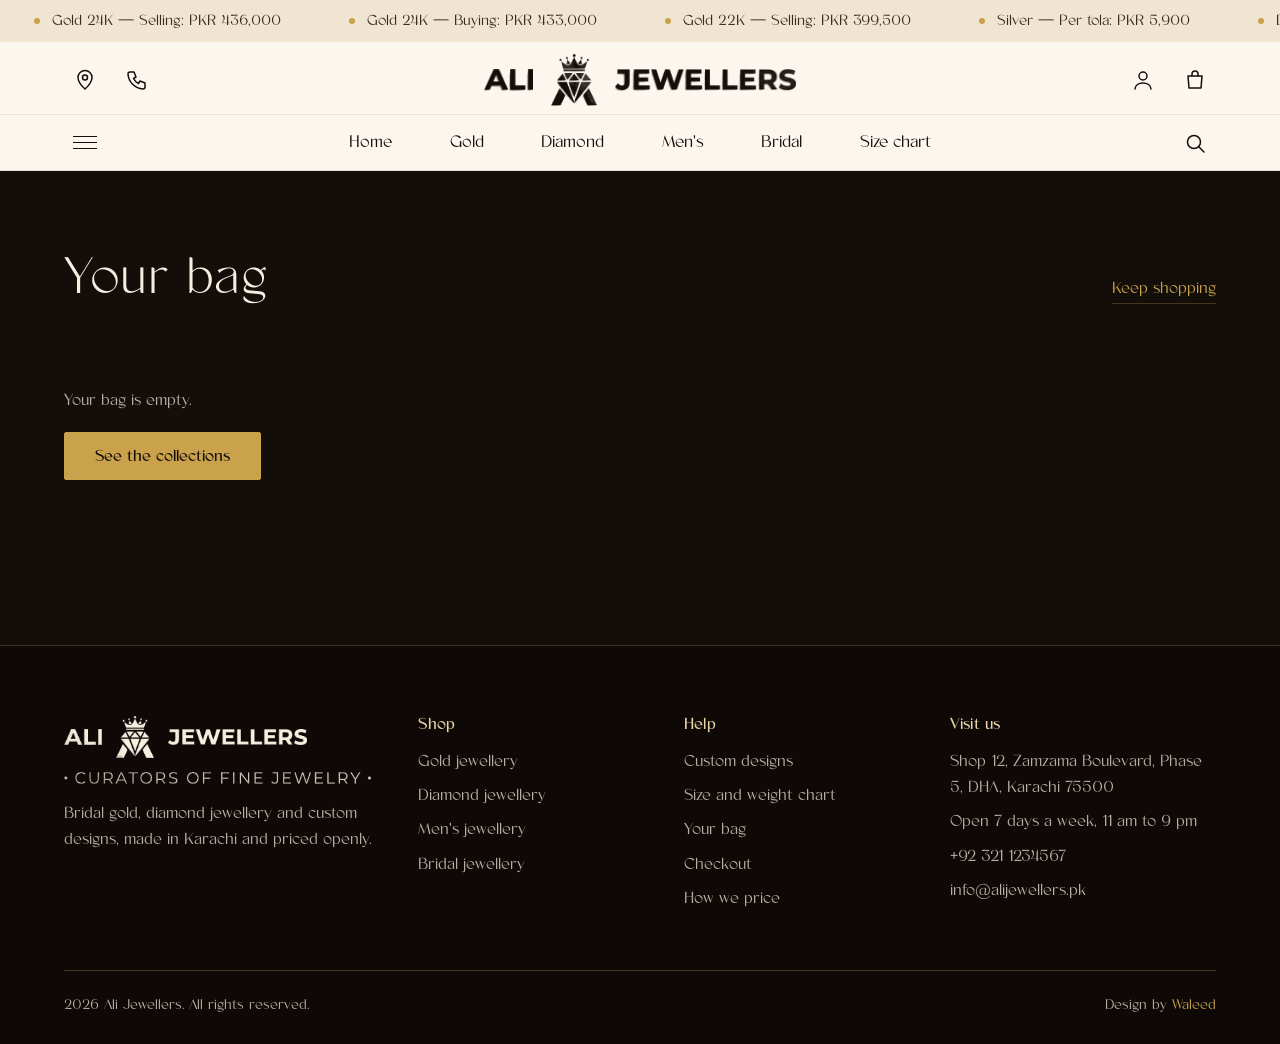
<file: ali-jewellers/cart.html>
<!doctype html>
<html lang="en">
  <head>
    <meta charset="utf-8" />
    <meta name="viewport" content="width=device-width, initial-scale=1" />
    <title>Your bag | Ali Jewellers</title>
    <meta name="description" content="The pieces in your bag." />
    <meta name="robots" content="noindex, follow" />
    <link rel="canonical" href="https://www.alijewellers.pk/cart.html" />
    <link rel="icon" href="assets/img/favicon.png" type="image/png" />
    <meta property="og:type" content="website" />
    <meta property="og:site_name" content="Ali Jewellers" />
    <meta property="og:title" content="Your bag | Ali Jewellers" />
    <meta property="og:description" content="The pieces in your bag." />
    <meta property="og:url" content="https://www.alijewellers.pk/cart.html" />
    <meta
      property="og:image"
      content="https://www.alijewellers.pk/assets/img/campaign.jpg"
    />
    <meta name="twitter:card" content="summary_large_image" />
    <meta name="theme-color" content="#f6eedf" />
    <link
      rel="preload"
      href="assets/fonts/vonca-regular.otf"
      as="font"
      type="font/otf"
      crossorigin
    />
    <script>
      document.documentElement.classList.add("js");
    </script>
    <link rel="stylesheet" href="assets/css/base.css" />
    <link rel="stylesheet" href="assets/css/layout.css" />
    <link rel="stylesheet" href="assets/css/cart.css" />
  </head>
  <body data-nopop>
    <a class="skip" href="#main">Skip to content</a>

    <!-- rates bar: filled from assets/js/rates.js -->
    <div class="topbar" role="region" aria-label="Today's rates">
      <div class="track"></div>
    </div>

    <header class="hdr">
      <div class="bar">
        <div class="ic">
          <button type="button" data-open="store" aria-label="Find our store">
            <svg viewBox="0 0 24 24" aria-hidden="true">
              <path d="M12 21s7-6.2 7-11.5A7 7 0 005 9.5C5 14.8 12 21 12 21z" />
              <circle cx="12" cy="9.5" r="2.5" />
            </svg>
          </button>
          <a href="tel:+923211234567" aria-label="Call us"
            ><svg viewBox="0 0 24 24" aria-hidden="true">
              <path
                d="M5 4h4l2 5-2.5 1.5a11 11 0 005 5L15 13l5 2v4a2 2 0 01-2 2A16 16 0 013 6a2 2 0 012-2z"
              /></svg
          ></a>
        </div>
        <a class="logo" href="index.html" aria-label="Ali Jewellers home">
          <img src="assets/img/logo-ali-dark.png" alt="" height="22" />
          <img
            class="lm"
            src="assets/img/logo-mark-dark.png"
            alt=""
            height="52"
          />
          <img src="assets/img/logo-jewellers-dark.png" alt="" height="22" />
        </a>
        <div class="ic r">
          <button type="button" data-open="account" aria-label="Account">
            <svg viewBox="0 0 24 24" aria-hidden="true">
              <circle cx="12" cy="8" r="4" />
              <path d="M4 21c0-4 4-6 8-6s8 2 8 6" />
            </svg>
          </button>
          <button
            type="button"
            data-open="bag"
            class="bagb"
            aria-label="Open bag"
          >
            <svg viewBox="0 0 24 24" aria-hidden="true">
              <path d="M5 8h14l-1 12H6z" />
              <path d="M9 8V6a3 3 0 016 0v2" /></svg
            ><span class="badge" id="bagn" hidden>0</span>
          </button>
        </div>
      </div>
      <div class="navrow">
        <button
          class="burger"
          type="button"
          data-open="menu"
          aria-label="Open menu"
        >
          <span></span><span></span><span></span>
        </button>
        <nav aria-label="Main">
          <a href="index.html">Home</a>
          <a href="gold.html">Gold</a>
          <a href="diamond.html">Diamond</a>
          <a href="mens.html">Men's</a>
          <a href="bridal.html">Bridal</a>
          <a href="size-chart.html">Size chart</a>
        </nav>
        <button
          class="srch"
          type="button"
          data-open="search"
          aria-label="Search"
        >
          <svg viewBox="0 0 24 24" aria-hidden="true">
            <circle cx="11" cy="11" r="6.5" />
            <path d="M16 16l5 5" />
          </svg>
        </button>
      </div>
    </header>

    <main id="main">
      <section class="cartpg">
        <div class="cart-h">
          <h1>Your bag</h1>
          <a class="link" href="index.html#collections">Keep shopping</a>
        </div>
        <div class="cart-wrap">
          <div id="cartlist"></div>
          <aside class="sum" id="sum"></aside>
        </div>
      </section>
    </main>

    <footer class="ftr">
      <div class="fgrid">
        <div>
          <a class="flogo" href="index.html" aria-label="Ali Jewellers">
            <img src="assets/img/logo-ali-light.png" alt="" height="16" />
            <img
              class="lm"
              src="assets/img/logo-mark-light.png"
              alt=""
              height="42"
            />
            <img src="assets/img/logo-jewellers-light.png" alt="" height="16" />
          </a>
          <img
            class="tg"
            src="assets/img/logo-tagline-light.png"
            alt="Curators of fine jewelry"
            height="12"
          />
          <p>
            Bridal gold, diamond jewellery and custom designs, made in Karachi
            and priced openly.
          </p>
        </div>
        <div>
          <h3>Shop</h3>
          <a href="gold.html">Gold jewellery</a
          ><a href="diamond.html">Diamond jewellery</a
          ><a href="mens.html">Men's jewellery</a
          ><a href="bridal.html">Bridal jewellery</a>
        </div>
        <div>
          <h3>Help</h3>
          <a href="index.html#contact">Custom designs</a
          ><a href="size-chart.html">Size and weight chart</a
          ><a href="cart.html">Your bag</a><a href="checkout.html">Checkout</a
          ><a href="index.html#promise">How we price</a>
        </div>
        <div>
          <h3>Visit us</h3>
          <p>Shop 12, Zamzama Boulevard, Phase 5, DHA, Karachi 75500</p>
          <p>Open 7 days a week, 11 am to 9 pm</p>
          <a href="tel:+923211234567">+92 321 1234567</a
          ><a href="mailto:info@alijewellers.pk">info@alijewellers.pk</a>
        </div>
      </div>
      <div class="fbase">
        <p>2026 Ali Jewellers. All rights reserved.</p>
        <p class="credit">
          Design by
          <a href="https://wa.me/923215459190" target="_blank" rel="noopener"
            >Waleed</a
          >
        </p>
      </div>
    </footer>

    <script src="assets/js/config.js" defer></script>
    <script src="assets/js/products.js" defer></script>
    <script src="assets/js/rates.js" defer></script>
    <script src="assets/js/core.js" defer></script>
    <script src="assets/js/reveal.js" defer></script>
    <script src="assets/js/cart.js" defer></script>
  </body>
</html>
</file>
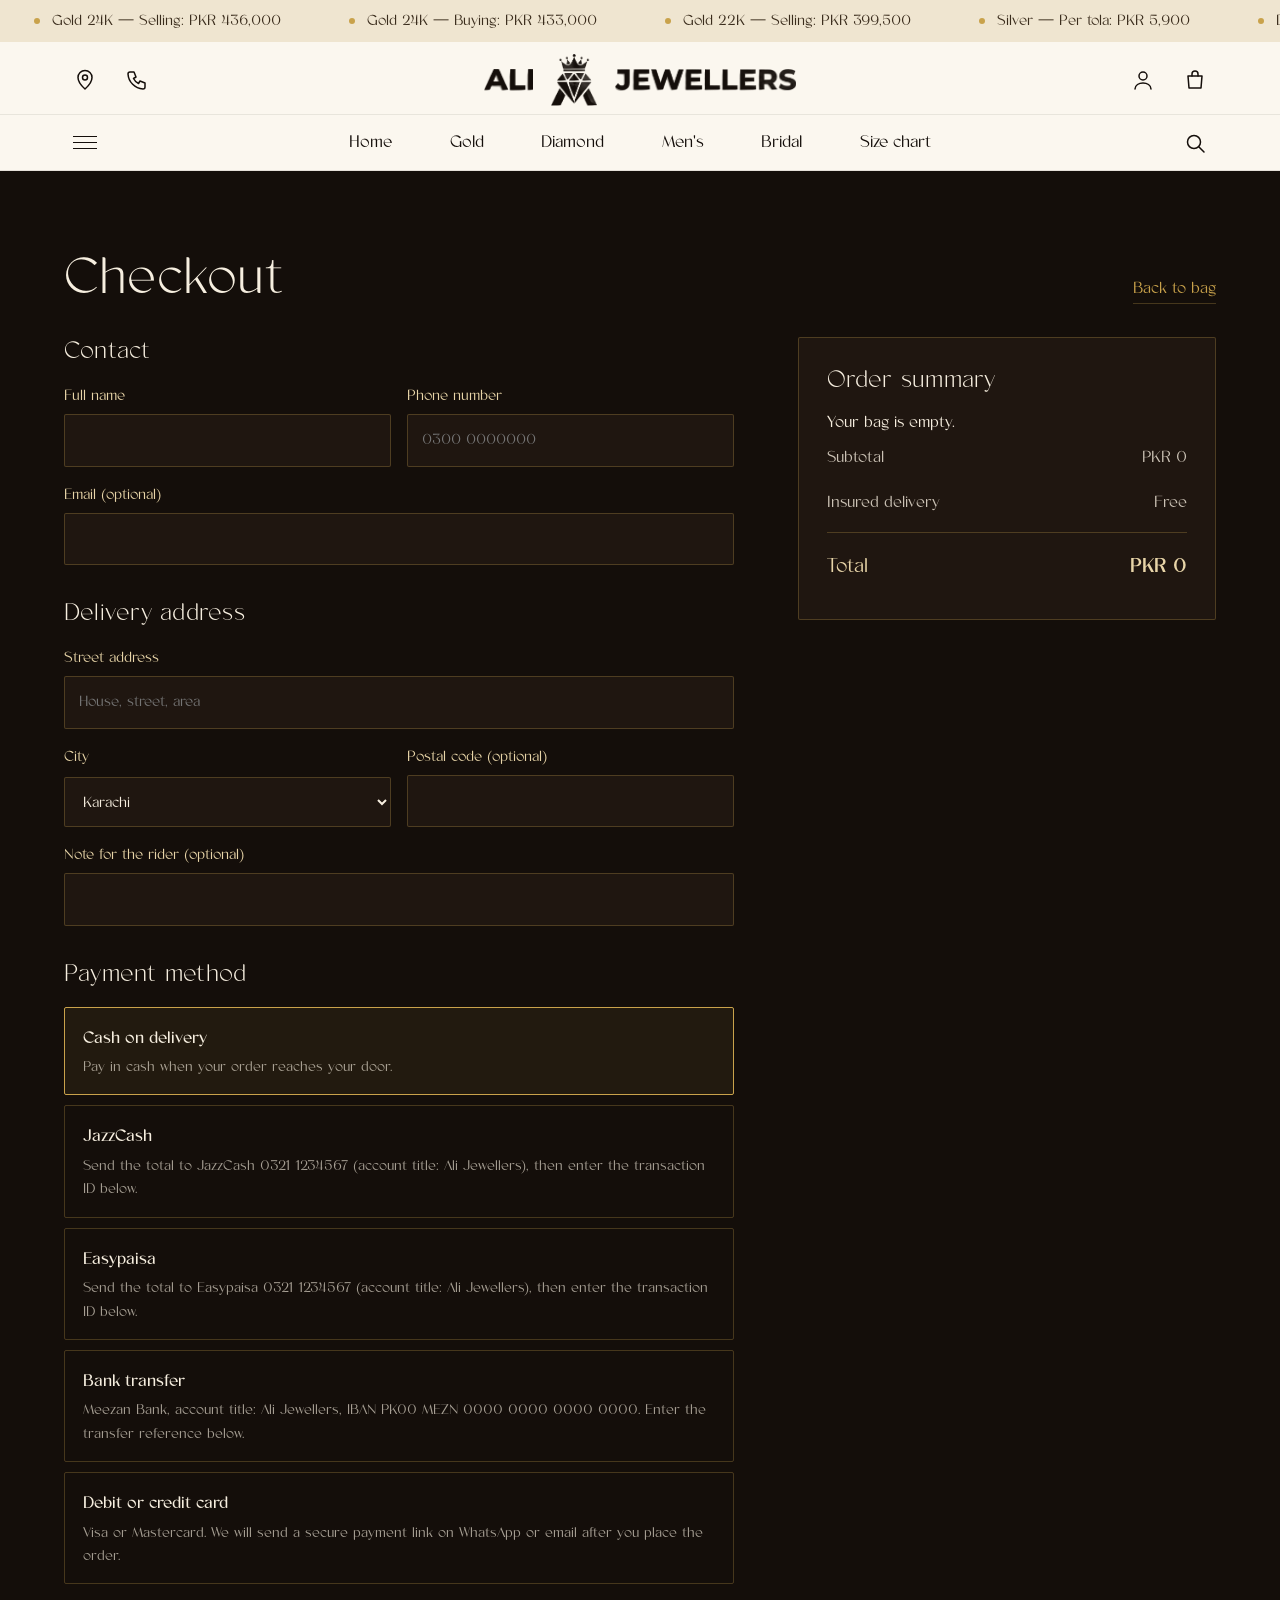
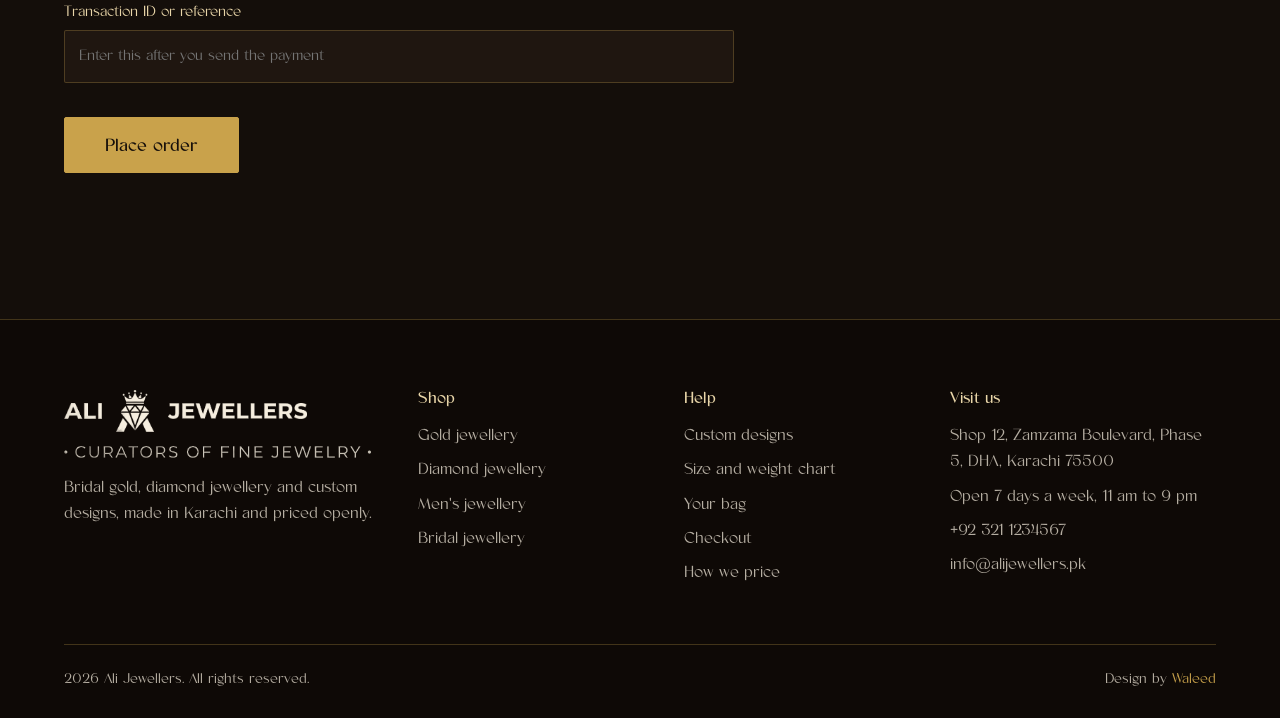
<file: ali-jewellers/checkout.html>
<!doctype html>
<html lang="en">
  <head>
    <meta charset="utf-8" />
    <meta name="viewport" content="width=device-width, initial-scale=1" />
    <title>Checkout | Ali Jewellers</title>
    <meta
      name="description"
      content="Pay by cash on delivery, JazzCash, Easypaisa, bank transfer or card."
    />
    <meta name="robots" content="noindex, follow" />
    <link rel="canonical" href="https://www.alijewellers.pk/checkout.html" />
    <link rel="icon" href="assets/img/favicon.png" type="image/png" />
    <meta property="og:type" content="website" />
    <meta property="og:site_name" content="Ali Jewellers" />
    <meta property="og:title" content="Checkout | Ali Jewellers" />
    <meta
      property="og:description"
      content="Pay by cash on delivery, JazzCash, Easypaisa, bank transfer or card."
    />
    <meta
      property="og:url"
      content="https://www.alijewellers.pk/checkout.html"
    />
    <meta
      property="og:image"
      content="https://www.alijewellers.pk/assets/img/campaign.jpg"
    />
    <meta name="twitter:card" content="summary_large_image" />
    <meta name="theme-color" content="#f6eedf" />
    <link
      rel="preload"
      href="assets/fonts/vonca-regular.otf"
      as="font"
      type="font/otf"
      crossorigin
    />
    <script>
      document.documentElement.classList.add("js");
    </script>
    <link rel="stylesheet" href="assets/css/base.css" />
    <link rel="stylesheet" href="assets/css/layout.css" />
    <link rel="stylesheet" href="assets/css/cart.css" />
    <link rel="stylesheet" href="assets/css/checkout.css" />
  </head>
  <body data-nopop>
    <a class="skip" href="#main">Skip to content</a>

    <!-- rates bar: filled from assets/js/rates.js -->
    <div class="topbar" role="region" aria-label="Today's rates">
      <div class="track"></div>
    </div>

    <header class="hdr">
      <div class="bar">
        <div class="ic">
          <button type="button" data-open="store" aria-label="Find our store">
            <svg viewBox="0 0 24 24" aria-hidden="true">
              <path d="M12 21s7-6.2 7-11.5A7 7 0 005 9.5C5 14.8 12 21 12 21z" />
              <circle cx="12" cy="9.5" r="2.5" />
            </svg>
          </button>
          <a href="tel:+923211234567" aria-label="Call us"
            ><svg viewBox="0 0 24 24" aria-hidden="true">
              <path
                d="M5 4h4l2 5-2.5 1.5a11 11 0 005 5L15 13l5 2v4a2 2 0 01-2 2A16 16 0 013 6a2 2 0 012-2z"
              /></svg
          ></a>
        </div>
        <a class="logo" href="index.html" aria-label="Ali Jewellers home">
          <img src="assets/img/logo-ali-dark.png" alt="" height="22" />
          <img
            class="lm"
            src="assets/img/logo-mark-dark.png"
            alt=""
            height="52"
          />
          <img src="assets/img/logo-jewellers-dark.png" alt="" height="22" />
        </a>
        <div class="ic r">
          <button type="button" data-open="account" aria-label="Account">
            <svg viewBox="0 0 24 24" aria-hidden="true">
              <circle cx="12" cy="8" r="4" />
              <path d="M4 21c0-4 4-6 8-6s8 2 8 6" />
            </svg>
          </button>
          <button
            type="button"
            data-open="bag"
            class="bagb"
            aria-label="Open bag"
          >
            <svg viewBox="0 0 24 24" aria-hidden="true">
              <path d="M5 8h14l-1 12H6z" />
              <path d="M9 8V6a3 3 0 016 0v2" /></svg
            ><span class="badge" id="bagn" hidden>0</span>
          </button>
        </div>
      </div>
      <div class="navrow">
        <button
          class="burger"
          type="button"
          data-open="menu"
          aria-label="Open menu"
        >
          <span></span><span></span><span></span>
        </button>
        <nav aria-label="Main">
          <a href="index.html">Home</a>
          <a href="gold.html">Gold</a>
          <a href="diamond.html">Diamond</a>
          <a href="mens.html">Men's</a>
          <a href="bridal.html">Bridal</a>
          <a href="size-chart.html">Size chart</a>
        </nav>
        <button
          class="srch"
          type="button"
          data-open="search"
          aria-label="Search"
        >
          <svg viewBox="0 0 24 24" aria-hidden="true">
            <circle cx="11" cy="11" r="6.5" />
            <path d="M16 16l5 5" />
          </svg>
        </button>
      </div>
    </header>

    <main id="main">
      <section class="cartpg">
        <div class="cart-h">
          <h1>Checkout</h1>
          <a class="link" href="cart.html">Back to bag</a>
        </div>
        <div class="cart-wrap">
          <form id="coform" class="coform" novalidate>
            <fieldset class="cf">
              <h2>Contact</h2>
              <div class="g2">
                <label
                  >Full name<input
                    name="name"
                    required
                    autocomplete="name" /></label
                ><label
                  >Phone number<input
                    name="phone"
                    type="tel"
                    required
                    autocomplete="tel"
                    placeholder="0300 0000000"
                /></label>
              </div>
              <label
                >Email (optional)<input
                  name="email"
                  type="email"
                  autocomplete="email"
              /></label>
            </fieldset>
            <fieldset class="cf">
              <h2>Delivery address</h2>
              <label
                >Street address<input
                  name="addr"
                  required
                  autocomplete="street-address"
                  placeholder="House, street, area"
              /></label>
              <div class="g2">
                <label
                  >City<select name="city" required>
                    <option>Karachi</option>
                    <option>Lahore</option>
                    <option>Islamabad</option>
                    <option>Rawalpindi</option>
                    <option>Faisalabad</option>
                    <option>Multan</option>
                    <option>Hyderabad</option>
                    <option>Peshawar</option>
                    <option>Quetta</option>
                    <option>Sialkot</option>
                    <option>Other city</option>
                  </select></label
                ><label
                  >Postal code (optional)<input
                    name="zip"
                    autocomplete="postal-code"
                /></label>
              </div>
              <label>Note for the rider (optional)<input name="note" /></label>
            </fieldset>
            <fieldset class="cf">
              <h2>Payment method</h2>
              <div class="pms">
                <label class="pm"
                  ><input type="radio" name="pay" value="cod" checked /><span
                    ><b>Cash on delivery</b
                    ><small
                      >Pay in cash when your order reaches your door.</small
                    ></span
                  ></label
                >
                <label class="pm"
                  ><input type="radio" name="pay" value="jazzcash" /><span
                    ><b>JazzCash</b
                    ><small
                      >Send the total to JazzCash 0321 1234567 (account title:
                      Ali Jewellers), then enter the transaction ID
                      below.</small
                    ></span
                  ></label
                >
                <label class="pm"
                  ><input type="radio" name="pay" value="easypaisa" /><span
                    ><b>Easypaisa</b
                    ><small
                      >Send the total to Easypaisa 0321 1234567 (account title:
                      Ali Jewellers), then enter the transaction ID
                      below.</small
                    ></span
                  ></label
                >
                <label class="pm"
                  ><input type="radio" name="pay" value="bank" /><span
                    ><b>Bank transfer</b
                    ><small
                      >Meezan Bank, account title: Ali Jewellers, IBAN PK00 MEZN
                      0000 0000 0000 0000. Enter the transfer reference
                      below.</small
                    ></span
                  ></label
                >
                <label class="pm"
                  ><input type="radio" name="pay" value="card" /><span
                    ><b>Debit or credit card</b
                    ><small
                      >Visa or Mastercard. We will send a secure payment link on
                      WhatsApp or email after you place the order.</small
                    ></span
                  ></label
                >
              </div>
              <label id="txw" hidden
                >Transaction ID or reference<input
                  name="tx"
                  placeholder="Enter this after you send the payment"
              /></label>
            </fieldset>
            <button class="btn btn-lg" type="submit">Place order</button>
            <p class="note" id="conote" role="status"></p>
          </form>
          <aside class="sum" id="sum"></aside>
        </div>
        <div class="done" id="done" hidden>
          <svg viewBox="0 0 24 24" aria-hidden="true">
            <circle cx="12" cy="12" r="9" />
            <path d="M8 12.5l3 3 5-6" />
          </svg>
          <h2>Thank you, your order is in</h2>
          <p>Order number <strong id="onum"></strong></p>
          <p id="odet"></p>
          <div class="mrow">
            <a class="btn" id="owa" target="_blank" rel="noopener" href="#"
              >Confirm on WhatsApp</a
            ><a class="btn btn-ghost" href="index.html">Back to home</a>
          </div>
        </div>
      </section>
    </main>

    <footer class="ftr">
      <div class="fgrid">
        <div>
          <a class="flogo" href="index.html" aria-label="Ali Jewellers">
            <img src="assets/img/logo-ali-light.png" alt="" height="16" />
            <img
              class="lm"
              src="assets/img/logo-mark-light.png"
              alt=""
              height="42"
            />
            <img src="assets/img/logo-jewellers-light.png" alt="" height="16" />
          </a>
          <img
            class="tg"
            src="assets/img/logo-tagline-light.png"
            alt="Curators of fine jewelry"
            height="12"
          />
          <p>
            Bridal gold, diamond jewellery and custom designs, made in Karachi
            and priced openly.
          </p>
        </div>
        <div>
          <h3>Shop</h3>
          <a href="gold.html">Gold jewellery</a
          ><a href="diamond.html">Diamond jewellery</a
          ><a href="mens.html">Men's jewellery</a
          ><a href="bridal.html">Bridal jewellery</a>
        </div>
        <div>
          <h3>Help</h3>
          <a href="index.html#contact">Custom designs</a
          ><a href="size-chart.html">Size and weight chart</a
          ><a href="cart.html">Your bag</a><a href="checkout.html">Checkout</a
          ><a href="index.html#promise">How we price</a>
        </div>
        <div>
          <h3>Visit us</h3>
          <p>Shop 12, Zamzama Boulevard, Phase 5, DHA, Karachi 75500</p>
          <p>Open 7 days a week, 11 am to 9 pm</p>
          <a href="tel:+923211234567">+92 321 1234567</a
          ><a href="mailto:info@alijewellers.pk">info@alijewellers.pk</a>
        </div>
      </div>
      <div class="fbase">
        <p>2026 Ali Jewellers. All rights reserved.</p>
        <p class="credit">
          Design by
          <a href="https://wa.me/923215459190" target="_blank" rel="noopener"
            >Waleed</a
          >
        </p>
      </div>
    </footer>

    <script src="assets/js/config.js" defer></script>
    <script src="assets/js/products.js" defer></script>
    <script src="assets/js/rates.js" defer></script>
    <script src="assets/js/core.js" defer></script>
    <script src="assets/js/reveal.js" defer></script>
    <script src="assets/js/checkout.js" defer></script>
  </body>
</html>
</file>
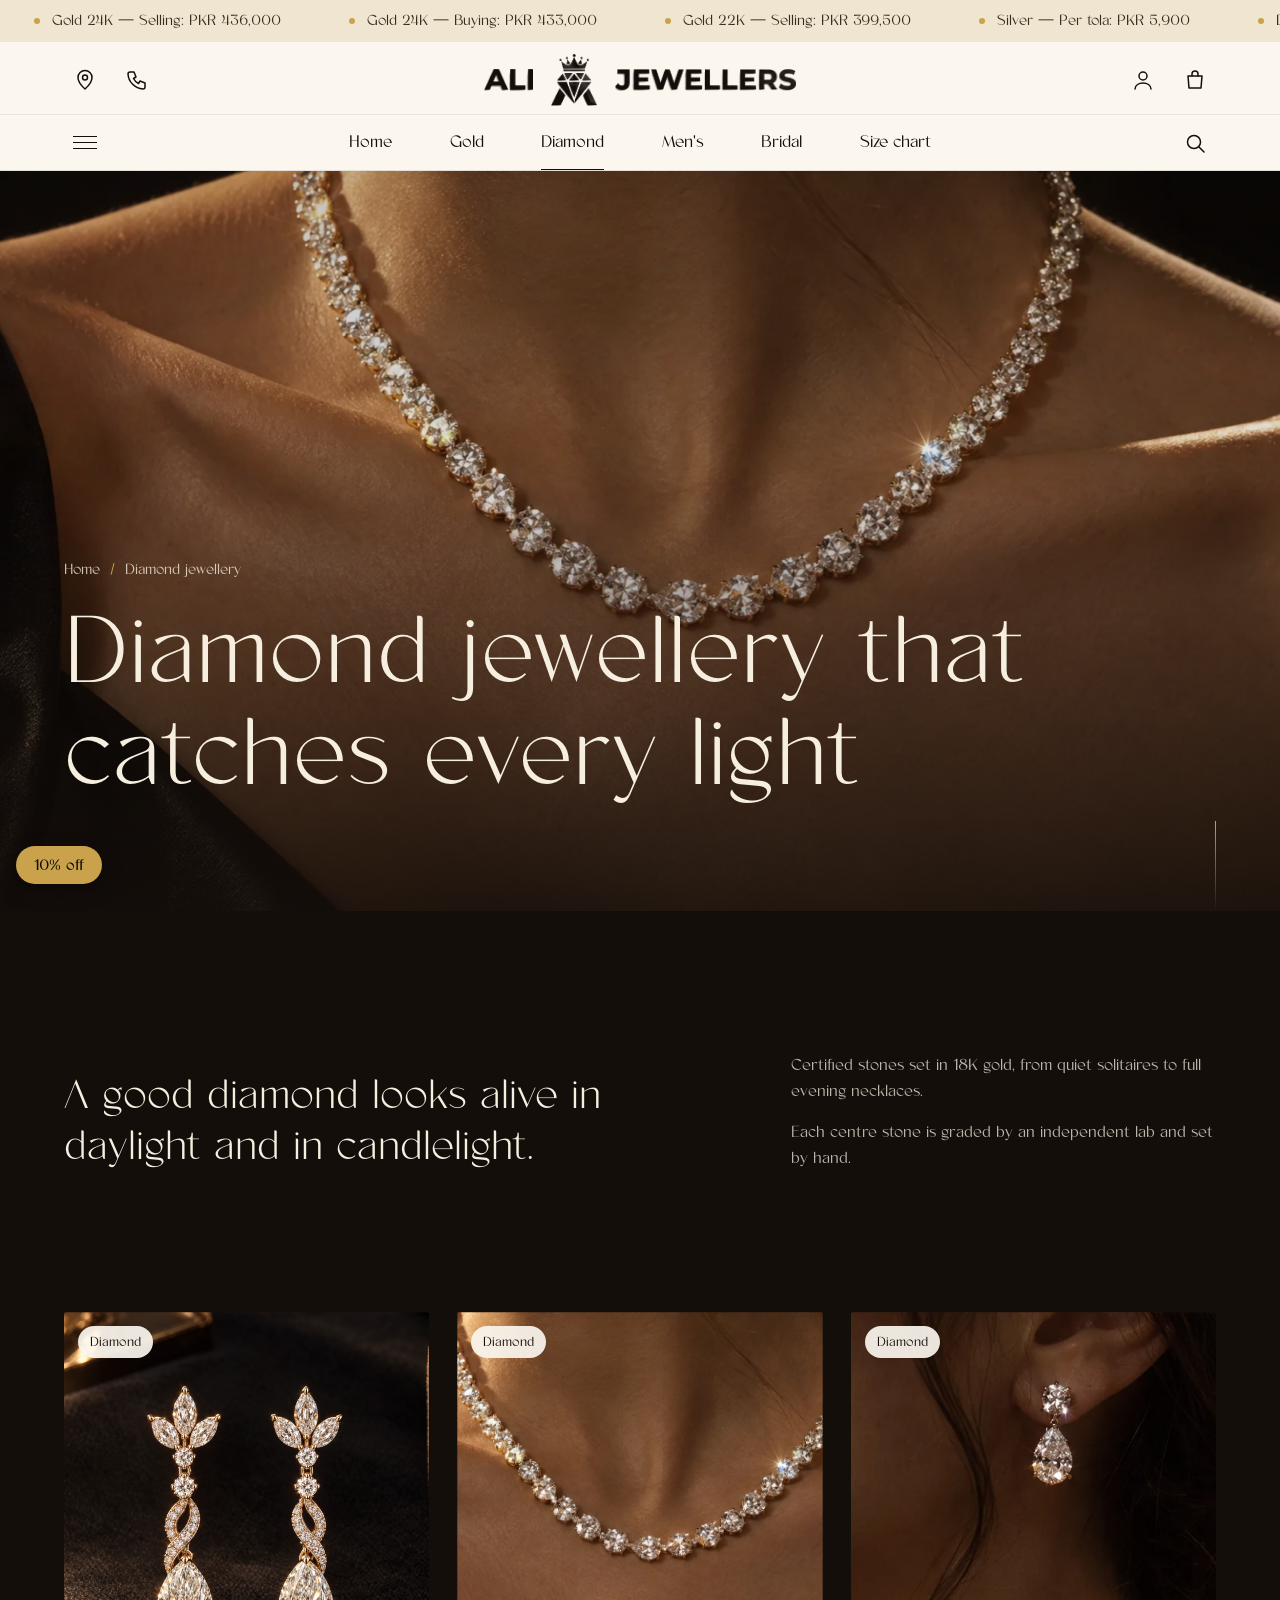
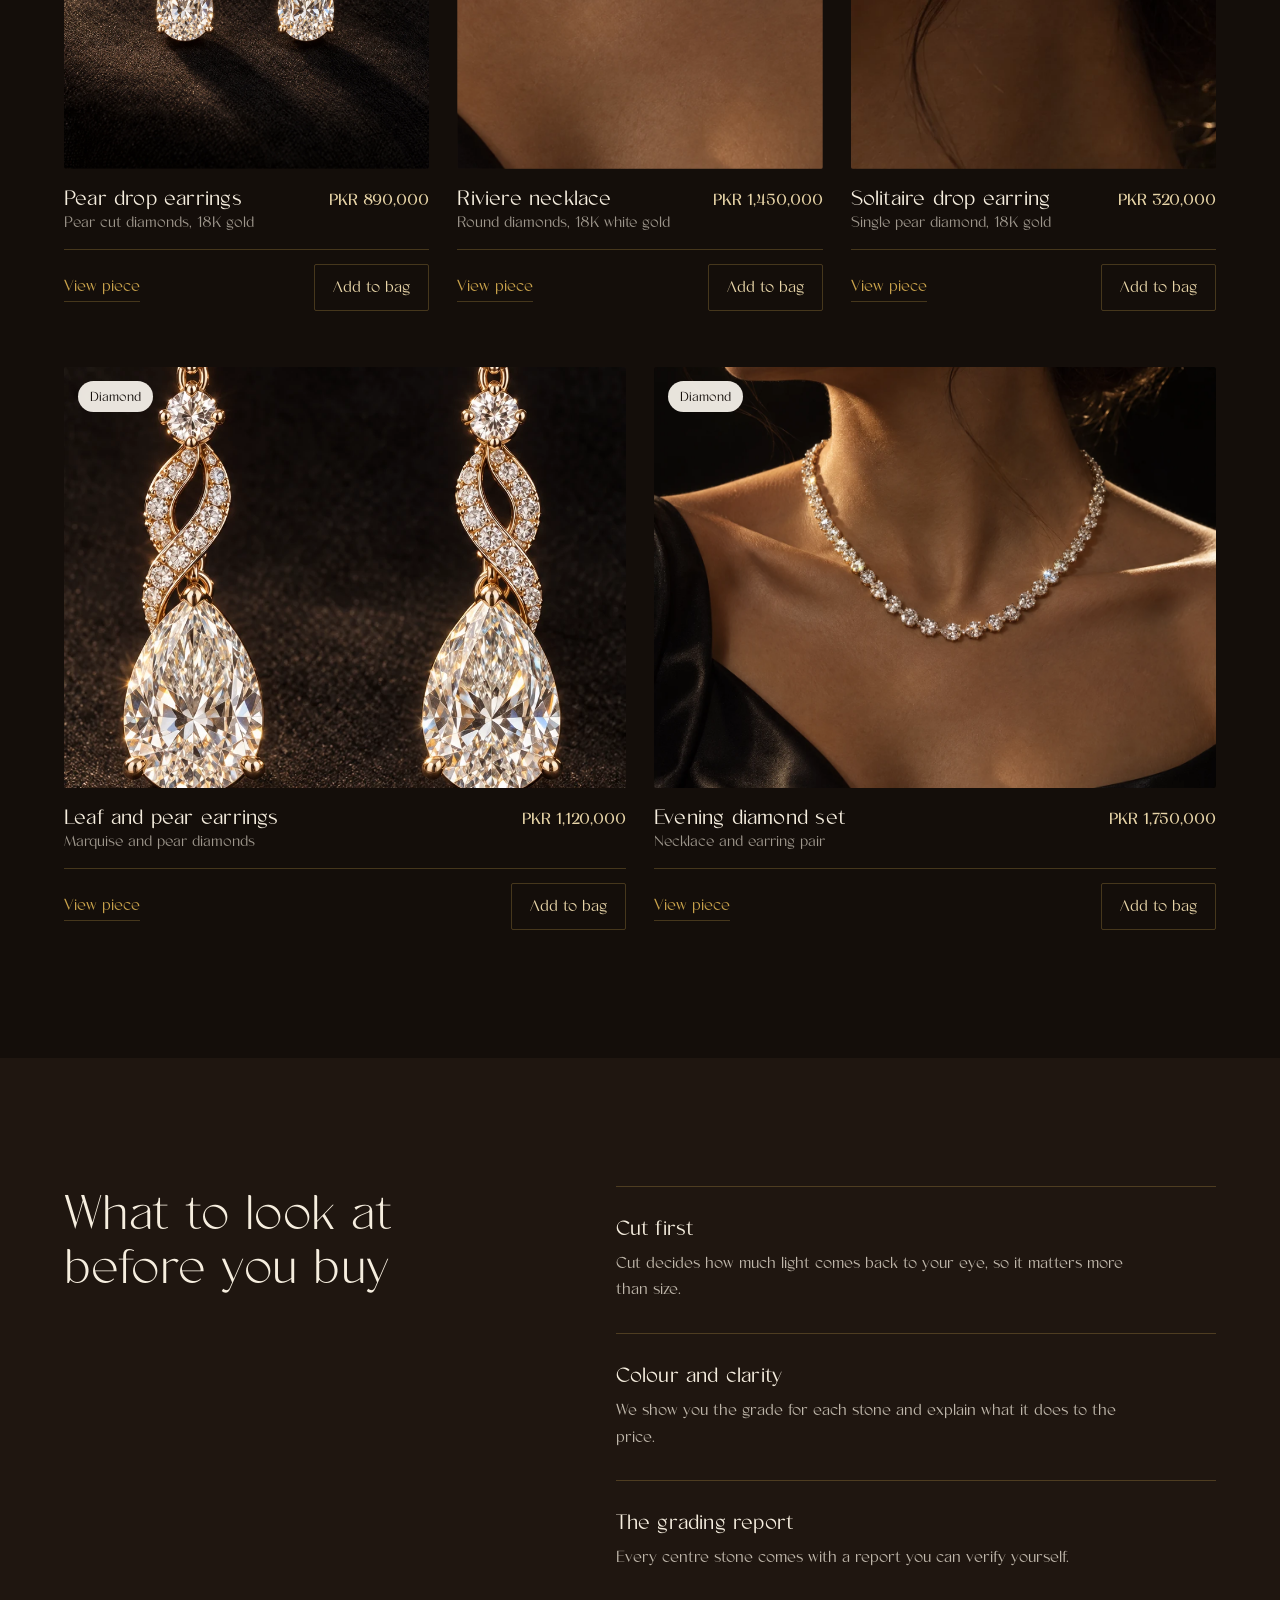
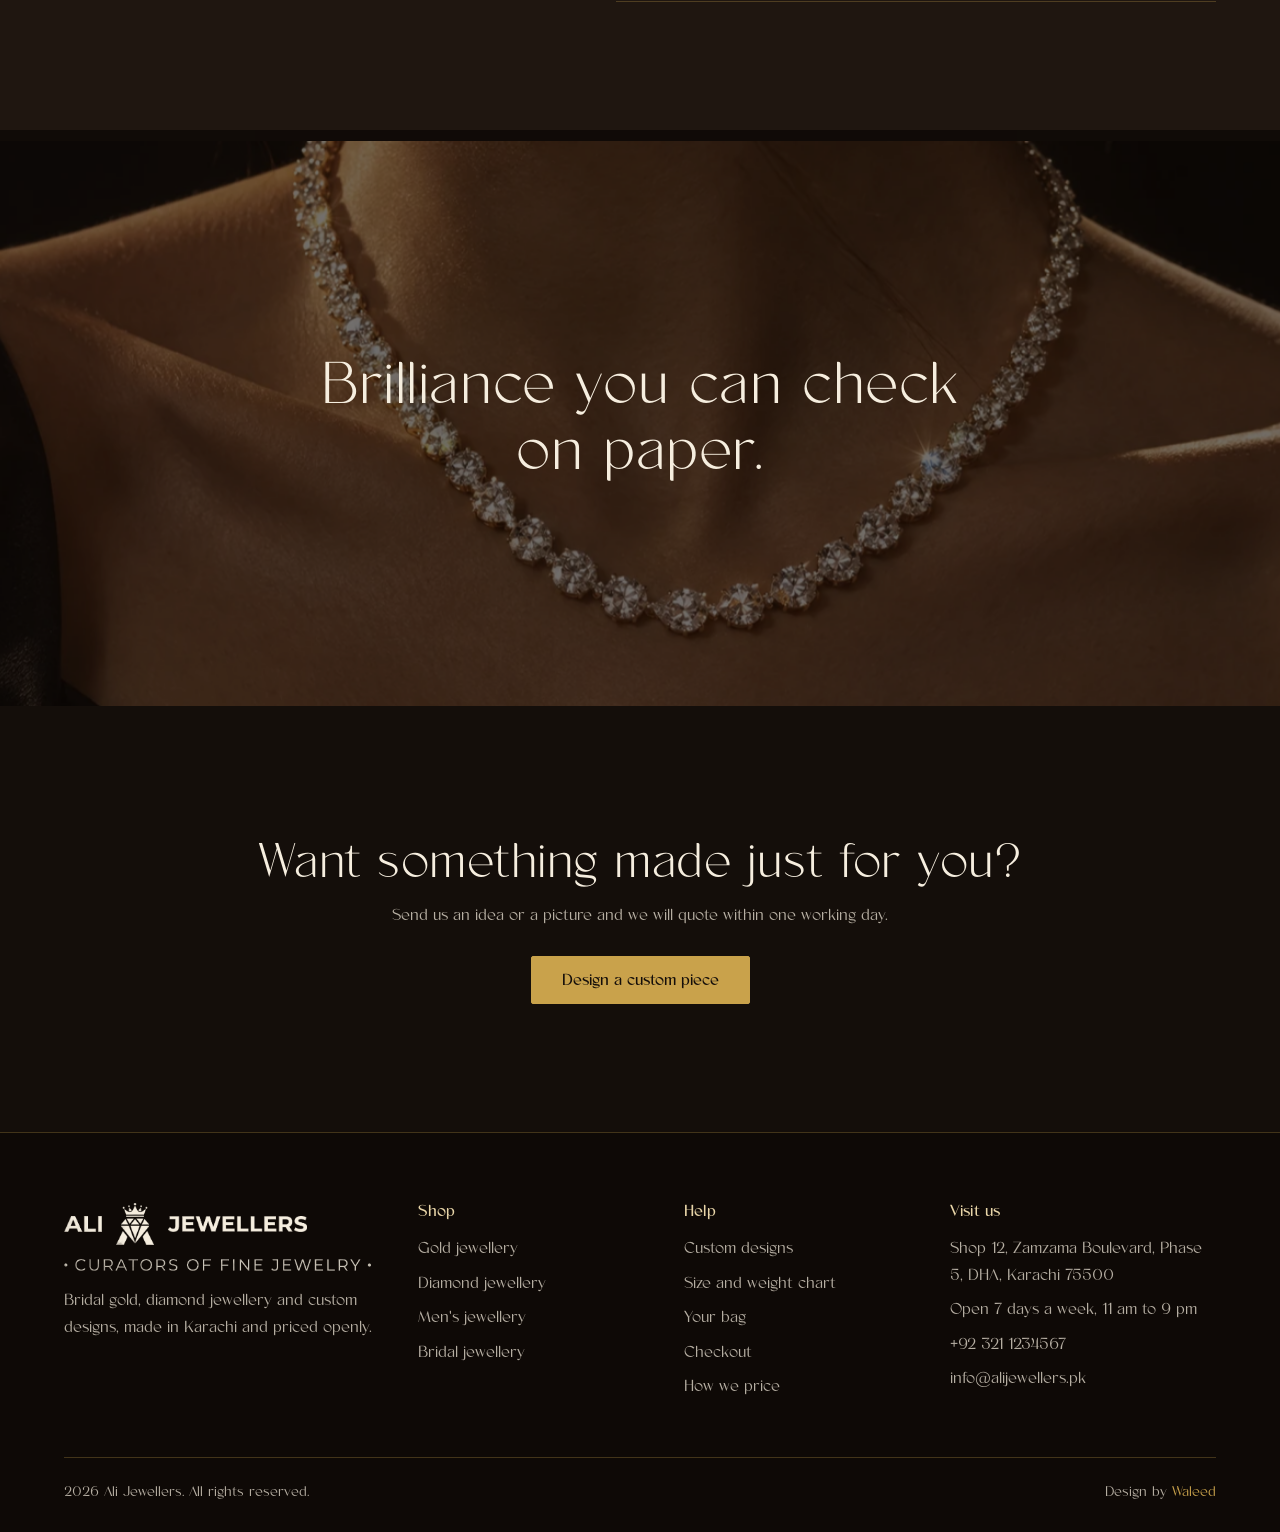
<file: ali-jewellers/diamond.html>
<!doctype html>
<html lang="en">
  <head>
    <meta charset="utf-8" />
    <meta name="viewport" content="width=device-width, initial-scale=1" />
    <title>
      Diamond Jewellery in Karachi | Certified Diamond Earrings and Necklaces |
      Ali Jewellers
    </title>
    <meta
      name="description"
      content="Certified diamond earrings, riviere necklaces and solitaire pieces set in 18K gold, with a grading report and a clear price breakdown."
    />
    <meta name="robots" content="index, follow, max-image-preview:large" />
    <link rel="canonical" href="https://www.alijewellers.pk/diamond.html" />
    <link rel="icon" href="assets/img/favicon.png" type="image/png" />
    <meta property="og:type" content="website" />
    <meta property="og:site_name" content="Ali Jewellers" />
    <meta
      property="og:title"
      content="Diamond Jewellery in Karachi | Certified Diamond Earrings and Necklaces | Ali Jewellers"
    />
    <meta
      property="og:description"
      content="Certified diamond earrings, riviere necklaces and solitaire pieces set in 18K gold, with a grading report and a clear price breakdown."
    />
    <meta
      property="og:url"
      content="https://www.alijewellers.pk/diamond.html"
    />
    <meta
      property="og:image"
      content="https://www.alijewellers.pk/assets/img/campaign.jpg"
    />
    <meta name="twitter:card" content="summary_large_image" />
    <meta name="theme-color" content="#f6eedf" />
    <link
      rel="preload"
      href="assets/fonts/vonca-regular.otf"
      as="font"
      type="font/otf"
      crossorigin
    />
    <script>
      document.documentElement.classList.add("js");
    </script>
    <link rel="stylesheet" href="assets/css/base.css" />
    <link rel="stylesheet" href="assets/css/layout.css" />
    <link rel="stylesheet" href="assets/css/cards.css" />
    <link rel="stylesheet" href="assets/css/category.css" />
    <script type="application/ld+json">
      {
        "@context": "https://schema.org",
        "@type": "BreadcrumbList",
        "itemListElement": [
          {
            "@type": "ListItem",
            "position": 1,
            "name": "Home",
            "item": "https://www.alijewellers.pk/"
          },
          {
            "@type": "ListItem",
            "position": 2,
            "name": "Diamond jewellery",
            "item": "https://www.alijewellers.pk/diamond.html"
          }
        ]
      }
    </script>
  </head>
  <body>
    <a class="skip" href="#main">Skip to content</a>

    <!-- rates bar: filled from assets/js/rates.js -->
    <div class="topbar" role="region" aria-label="Today's rates">
      <div class="track"></div>
    </div>

    <header class="hdr">
      <div class="bar">
        <div class="ic">
          <button type="button" data-open="store" aria-label="Find our store">
            <svg viewBox="0 0 24 24" aria-hidden="true">
              <path d="M12 21s7-6.2 7-11.5A7 7 0 005 9.5C5 14.8 12 21 12 21z" />
              <circle cx="12" cy="9.5" r="2.5" />
            </svg>
          </button>
          <a href="tel:+923211234567" aria-label="Call us"
            ><svg viewBox="0 0 24 24" aria-hidden="true">
              <path
                d="M5 4h4l2 5-2.5 1.5a11 11 0 005 5L15 13l5 2v4a2 2 0 01-2 2A16 16 0 013 6a2 2 0 012-2z"
              /></svg
          ></a>
        </div>
        <a class="logo" href="index.html" aria-label="Ali Jewellers home">
          <img src="assets/img/logo-ali-dark.png" alt="" height="22" />
          <img
            class="lm"
            src="assets/img/logo-mark-dark.png"
            alt=""
            height="52"
          />
          <img src="assets/img/logo-jewellers-dark.png" alt="" height="22" />
        </a>
        <div class="ic r">
          <button type="button" data-open="account" aria-label="Account">
            <svg viewBox="0 0 24 24" aria-hidden="true">
              <circle cx="12" cy="8" r="4" />
              <path d="M4 21c0-4 4-6 8-6s8 2 8 6" />
            </svg>
          </button>
          <button
            type="button"
            data-open="bag"
            class="bagb"
            aria-label="Open bag"
          >
            <svg viewBox="0 0 24 24" aria-hidden="true">
              <path d="M5 8h14l-1 12H6z" />
              <path d="M9 8V6a3 3 0 016 0v2" /></svg
            ><span class="badge" id="bagn" hidden>0</span>
          </button>
        </div>
      </div>
      <div class="navrow">
        <button
          class="burger"
          type="button"
          data-open="menu"
          aria-label="Open menu"
        >
          <span></span><span></span><span></span>
        </button>
        <nav aria-label="Main">
          <a href="index.html">Home</a>
          <a href="gold.html">Gold</a>
          <a href="diamond.html" class="on" aria-current="page">Diamond</a>
          <a href="mens.html">Men's</a>
          <a href="bridal.html">Bridal</a>
          <a href="size-chart.html">Size chart</a>
        </nav>
        <button
          class="srch"
          type="button"
          data-open="search"
          aria-label="Search"
        >
          <svg viewBox="0 0 24 24" aria-hidden="true">
            <circle cx="11" cy="11" r="6.5" />
            <path d="M16 16l5 5" />
          </svg>
        </button>
      </div>
    </header>

    <main id="main">
      <section class="phero">
        <picture
          ><source srcset="assets/img/hero-diamond.webp" type="image/webp" />
          <img
            src="assets/img/hero-diamond.jpg"
            width="2000"
            height="1300"
            alt="Woman wearing a diamond riviere necklace"
        /></picture>
        <div class="phero-copy">
          <nav class="crumb" aria-label="Breadcrumb">
            <a href="index.html">Home</a><span>Diamond jewellery</span>
          </nav>
          <h1>
            <span class="ln"><span>Diamond jewellery that</span></span
            ><span class="ln"><span>catches every light</span></span>
          </h1>
        </div>
        <span class="scrl" aria-hidden="true"></span>
      </section>

      <section class="intro">
        <p class="lead rv">
          A good diamond looks alive in daylight and in candlelight.
        </p>
        <div class="rv">
          <p>
            Certified stones set in 18K gold, from quiet solitaires to full
            evening necklaces.
          </p>
          <p>
            Each centre stone is graded by an independent lab and set by hand.
          </p>
        </div>
      </section>

      <!-- the five cards are filled by category.js from products.js -->
      <section
        class="pshow"
        id="grid"
        data-cat="diamond"
        aria-label="Diamond jewellery"
      ></section>
      <noscript
        ><p style="padding: 0 var(--pad) 60px">
          <a href="product.html?p=pear-drop-earrings">Pear drop earrings</a> |
          <a href="product.html?p=riviere-necklace">Riviere necklace</a> |
          <a href="product.html?p=solitaire-drop-earring"
            >Solitaire drop earring</a
          >
          |
          <a href="product.html?p=leaf-and-pear-earrings"
            >Leaf and pear earrings</a
          >
          | <a href="product.html?p=evening-diamond-set">Evening diamond set</a>
        </p></noscript
      >

      <section class="gd">
        <div class="gd-h">
          <h2 class="rv">What to look at before you buy</h2>
        </div>
        <div class="gd-l">
          <div class="gr">
            <h3>Cut first</h3>
            <p>
              Cut decides how much light comes back to your eye, so it matters
              more than size.
            </p>
          </div>
          <div class="gr">
            <h3>Colour and clarity</h3>
            <p>
              We show you the grade for each stone and explain what it does to
              the price.
            </p>
          </div>
          <div class="gr">
            <h3>The grading report</h3>
            <p>
              Every centre stone comes with a report you can verify yourself.
            </p>
          </div>
        </div>
      </section>

      <section class="band">
        <picture
          ><source
            srcset="assets/img/diamond-collection.webp"
            type="image/webp" />
          <img
            src="assets/img/diamond-collection.jpg"
            width="1331"
            height="1664"
            loading="lazy"
            alt="Brilliance you can check on paper."
        /></picture>
        <h2 class="rv">Brilliance you can check on paper.</h2>
      </section>

      <section class="cta">
        <h2 class="rv">Want something made just for you?</h2>
        <p>
          Send us an idea or a picture and we will quote within one working day.
        </p>
        <a class="btn" href="index.html#contact">Design a custom piece</a>
      </section>
    </main>

    <footer class="ftr">
      <div class="fgrid">
        <div>
          <a class="flogo" href="index.html" aria-label="Ali Jewellers">
            <img src="assets/img/logo-ali-light.png" alt="" height="16" />
            <img
              class="lm"
              src="assets/img/logo-mark-light.png"
              alt=""
              height="42"
            />
            <img src="assets/img/logo-jewellers-light.png" alt="" height="16" />
          </a>
          <img
            class="tg"
            src="assets/img/logo-tagline-light.png"
            alt="Curators of fine jewelry"
            height="12"
          />
          <p>
            Bridal gold, diamond jewellery and custom designs, made in Karachi
            and priced openly.
          </p>
        </div>
        <div>
          <h3>Shop</h3>
          <a href="gold.html">Gold jewellery</a
          ><a href="diamond.html">Diamond jewellery</a
          ><a href="mens.html">Men's jewellery</a
          ><a href="bridal.html">Bridal jewellery</a>
        </div>
        <div>
          <h3>Help</h3>
          <a href="index.html#contact">Custom designs</a
          ><a href="size-chart.html">Size and weight chart</a
          ><a href="cart.html">Your bag</a><a href="checkout.html">Checkout</a
          ><a href="index.html#promise">How we price</a>
        </div>
        <div>
          <h3>Visit us</h3>
          <p>Shop 12, Zamzama Boulevard, Phase 5, DHA, Karachi 75500</p>
          <p>Open 7 days a week, 11 am to 9 pm</p>
          <a href="tel:+923211234567">+92 321 1234567</a
          ><a href="mailto:info@alijewellers.pk">info@alijewellers.pk</a>
        </div>
      </div>
      <div class="fbase">
        <p>2026 Ali Jewellers. All rights reserved.</p>
        <p class="credit">
          Design by
          <a href="https://wa.me/923215459190" target="_blank" rel="noopener"
            >Waleed</a
          >
        </p>
      </div>
    </footer>

    <script src="assets/js/config.js" defer></script>
    <script src="assets/js/products.js" defer></script>
    <script src="assets/js/rates.js" defer></script>
    <script src="assets/js/core.js" defer></script>
    <script src="assets/js/reveal.js" defer></script>
    <script src="assets/js/category.js" defer></script>
  </body>
</html>
</file>
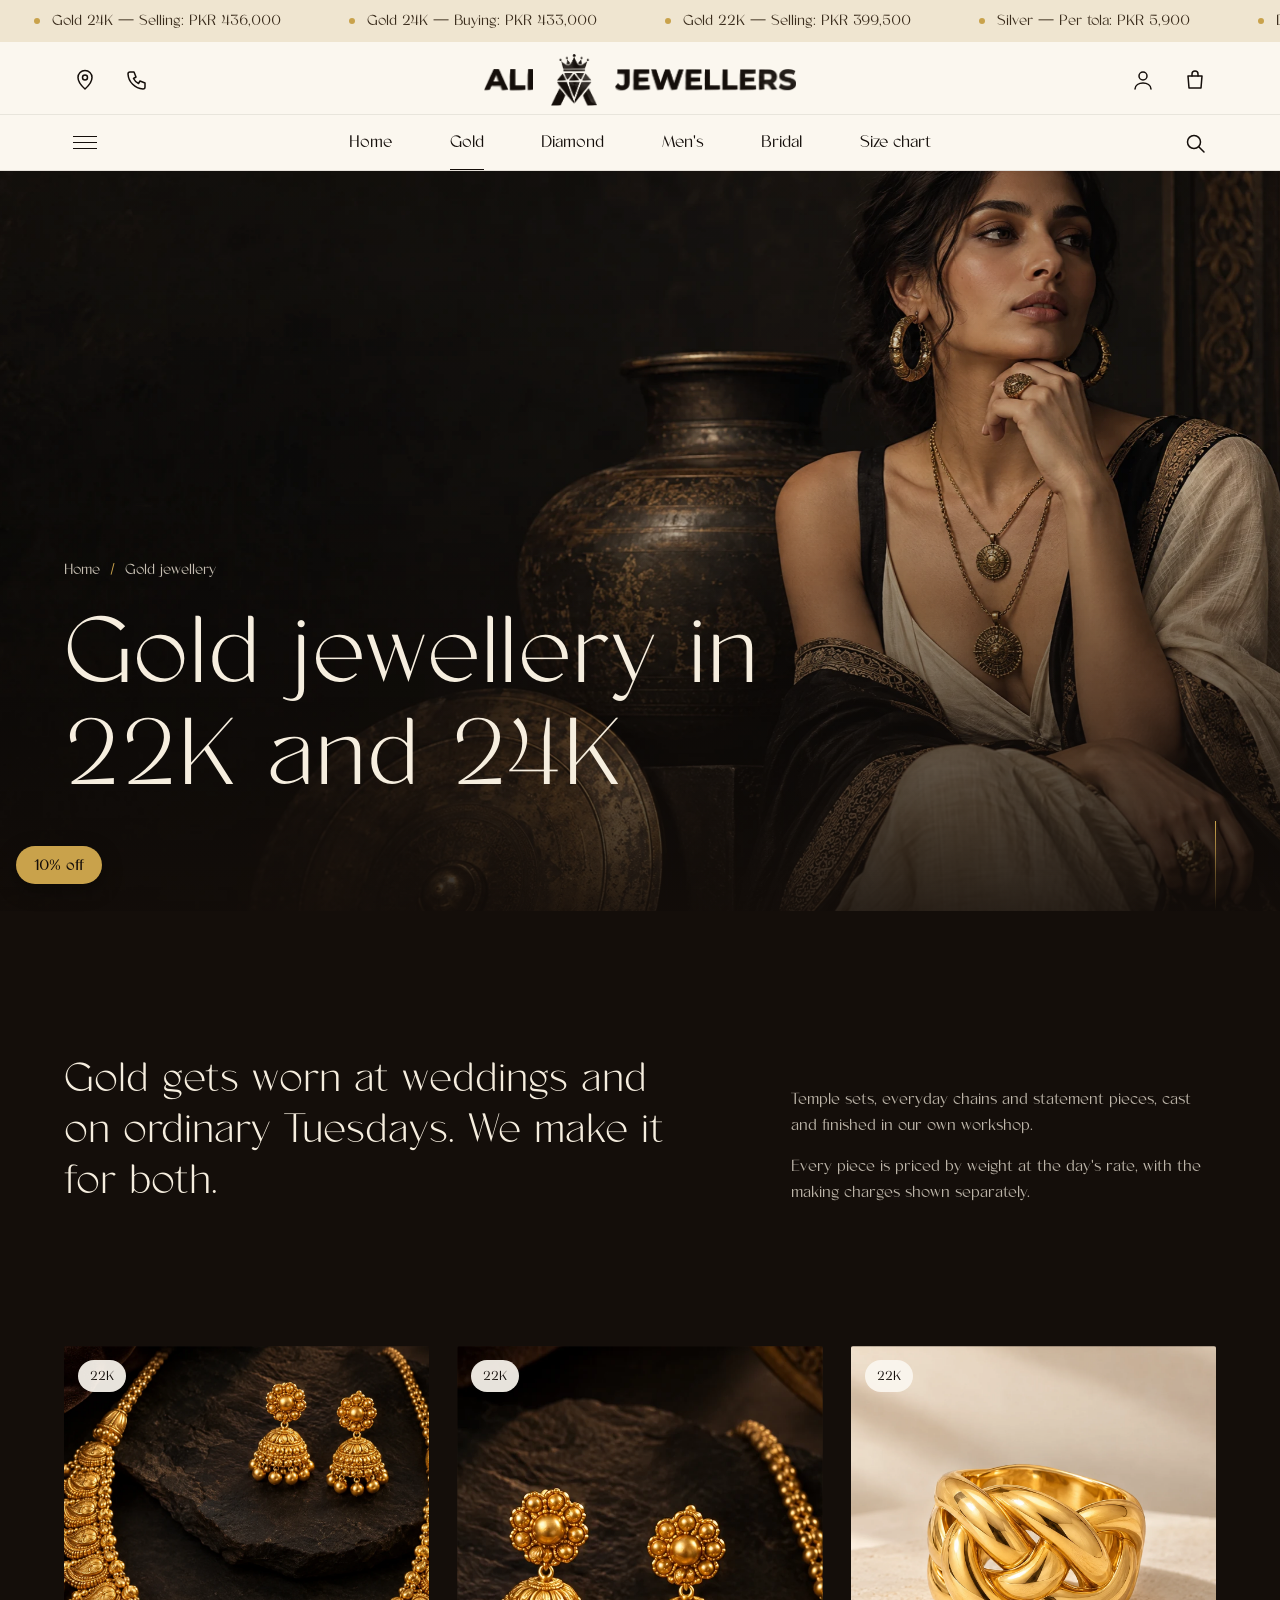
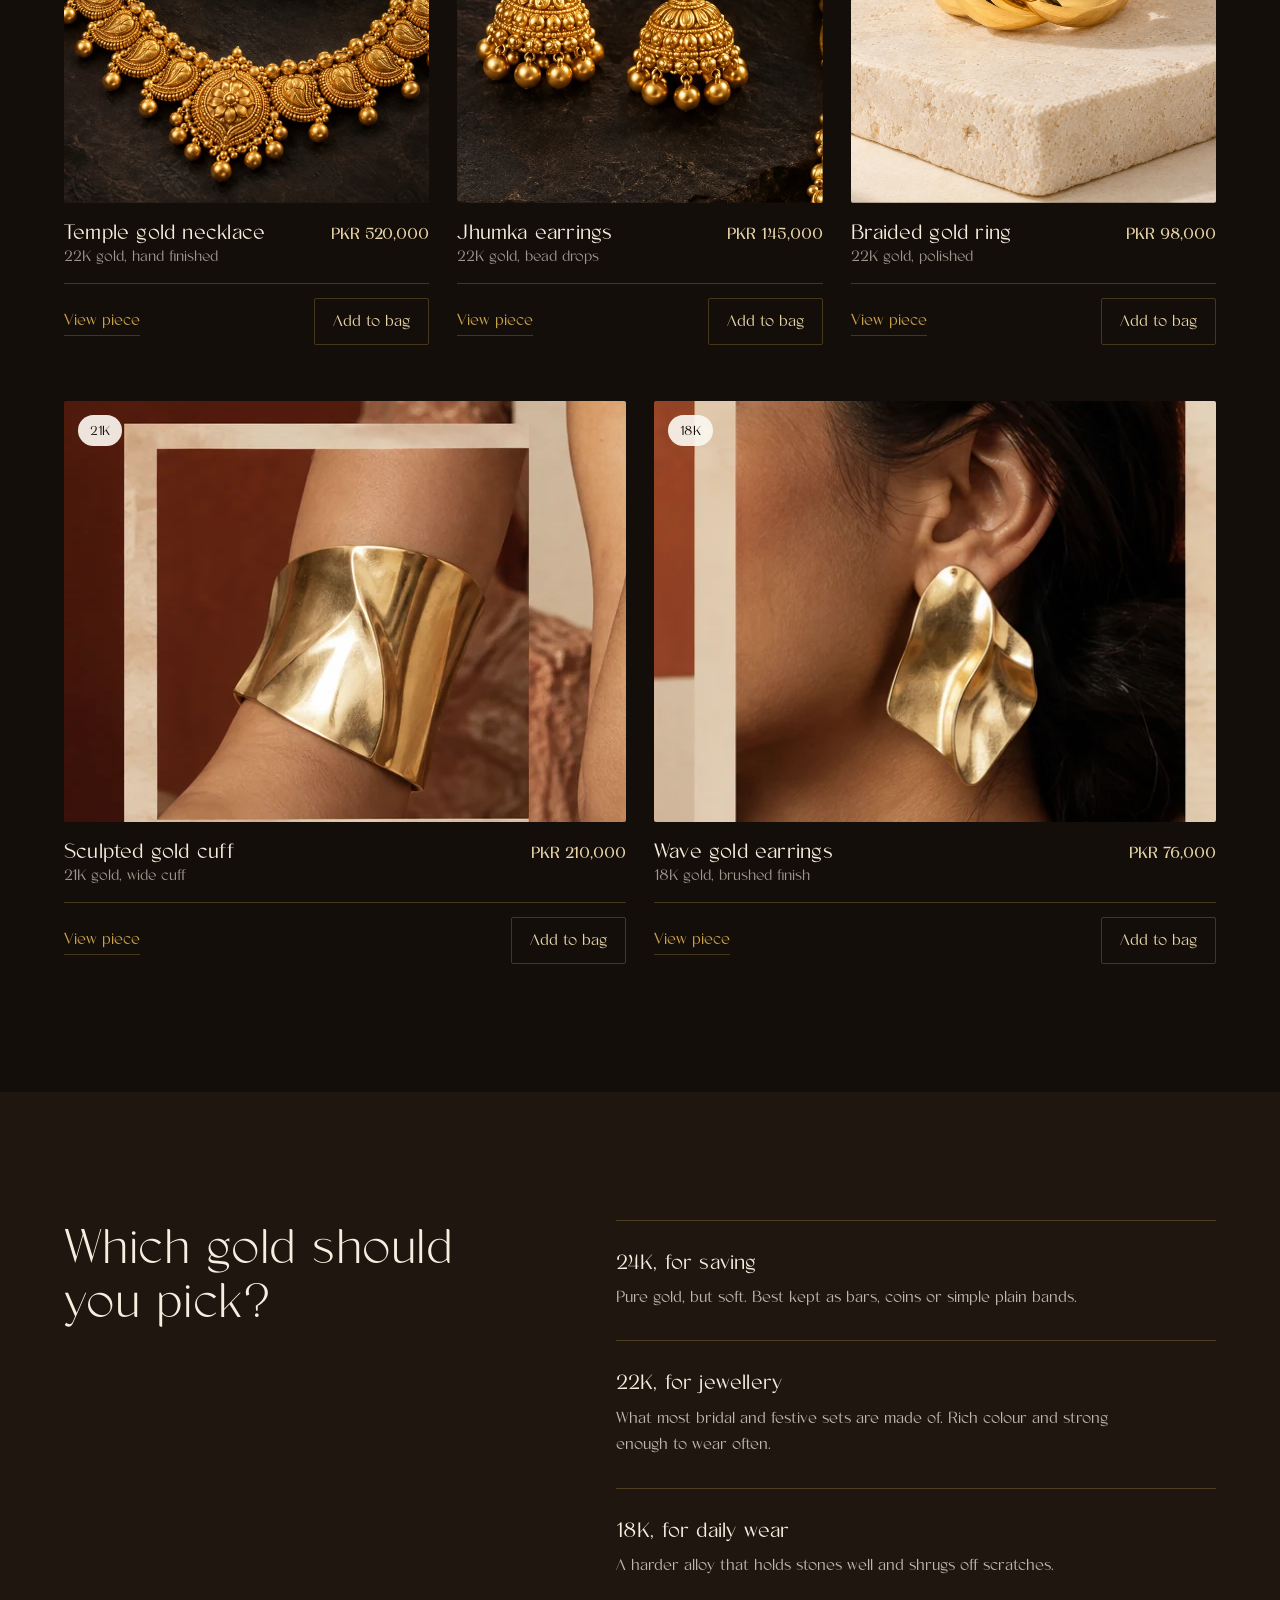
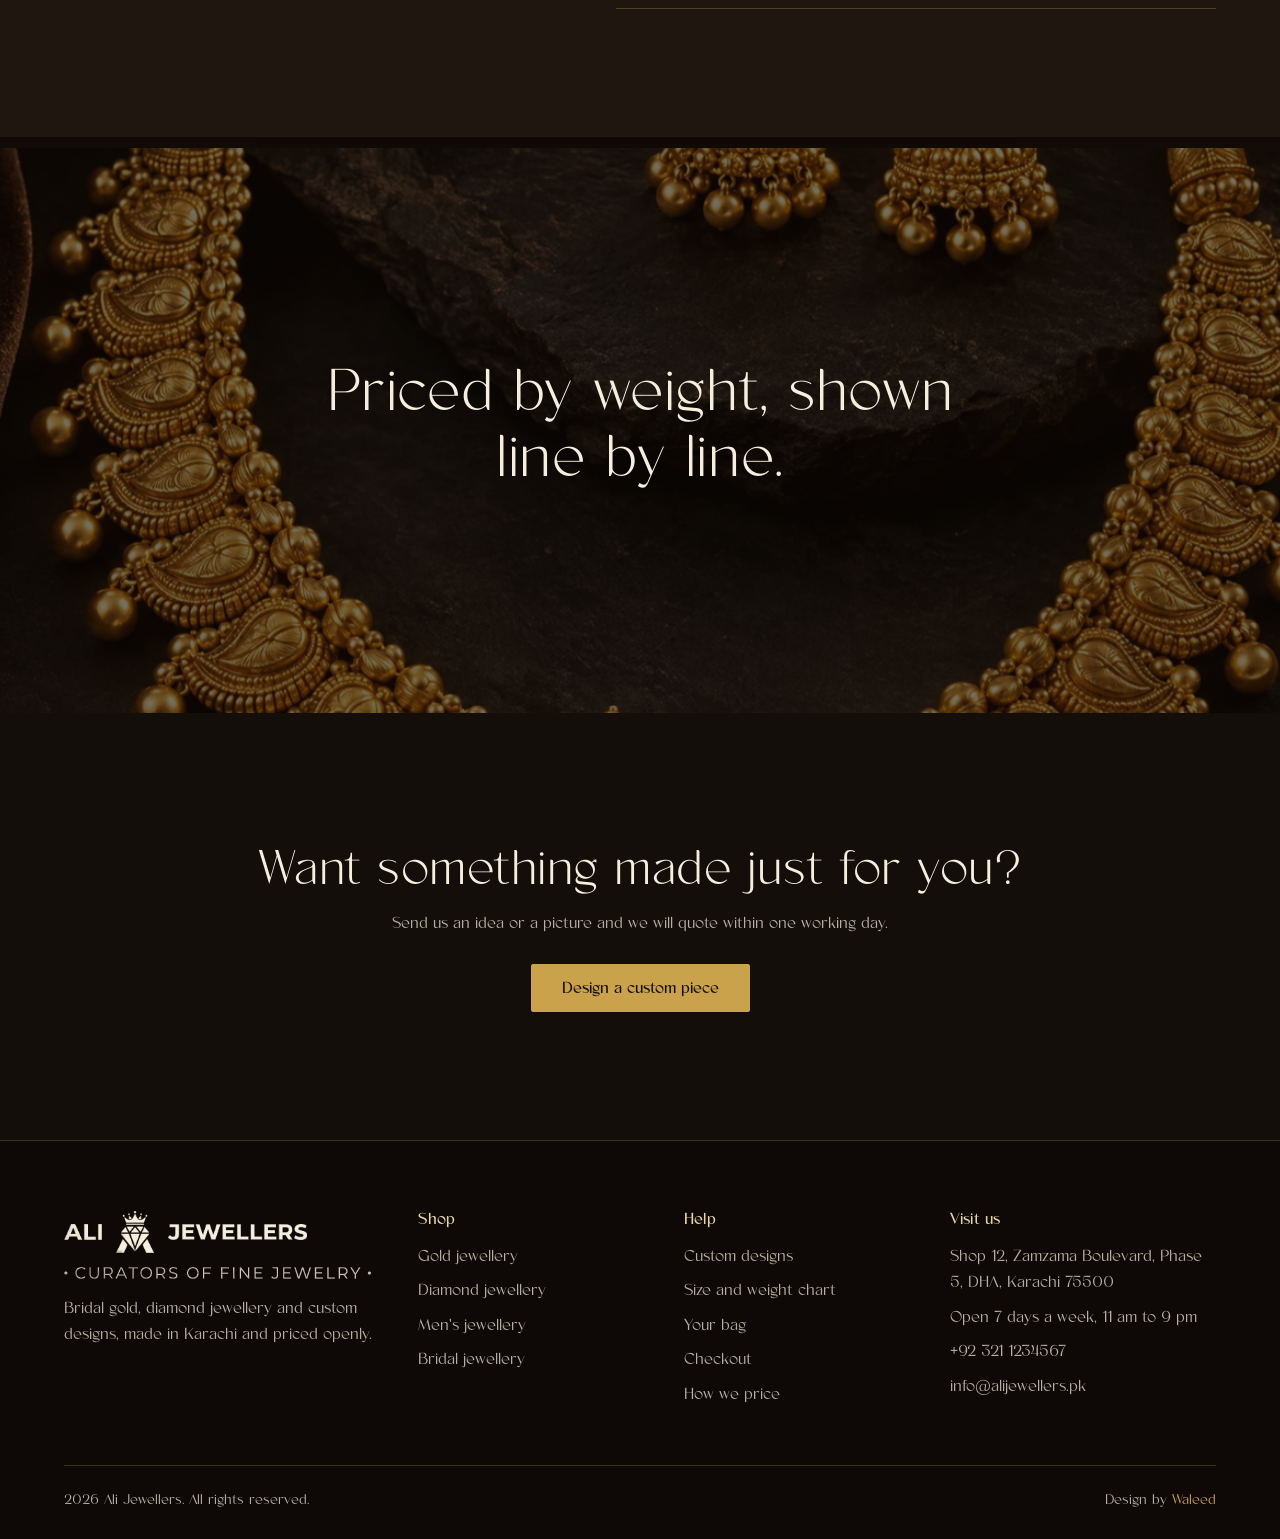
<file: ali-jewellers/gold.html>
<!doctype html>
<html lang="en">
  <head>
    <meta charset="utf-8" />
    <meta name="viewport" content="width=device-width, initial-scale=1" />
    <title>
      Gold Jewellery in Karachi | 22K and 24K Necklaces, Earrings and Rings |
      Ali Jewellers
    </title>
    <meta
      name="description"
      content="Gold necklaces, jhumka earrings, rings and cuffs in 22K and 24K, made in Karachi with a purity certificate and a clear price breakdown."
    />
    <meta name="robots" content="index, follow, max-image-preview:large" />
    <link rel="canonical" href="https://www.alijewellers.pk/gold.html" />
    <link rel="icon" href="assets/img/favicon.png" type="image/png" />
    <meta property="og:type" content="website" />
    <meta property="og:site_name" content="Ali Jewellers" />
    <meta
      property="og:title"
      content="Gold Jewellery in Karachi | 22K and 24K Necklaces, Earrings and Rings | Ali Jewellers"
    />
    <meta
      property="og:description"
      content="Gold necklaces, jhumka earrings, rings and cuffs in 22K and 24K, made in Karachi with a purity certificate and a clear price breakdown."
    />
    <meta property="og:url" content="https://www.alijewellers.pk/gold.html" />
    <meta
      property="og:image"
      content="https://www.alijewellers.pk/assets/img/banner-heritage.jpg"
    />
    <meta name="twitter:card" content="summary_large_image" />
    <meta name="theme-color" content="#f6eedf" />
    <link
      rel="preload"
      href="assets/fonts/vonca-regular.otf"
      as="font"
      type="font/otf"
      crossorigin
    />
    <script>
      document.documentElement.classList.add("js");
    </script>
    <link rel="stylesheet" href="assets/css/base.css" />
    <link rel="stylesheet" href="assets/css/layout.css" />
    <link rel="stylesheet" href="assets/css/cards.css" />
    <link rel="stylesheet" href="assets/css/category.css" />
    <script type="application/ld+json">
      {
        "@context": "https://schema.org",
        "@type": "BreadcrumbList",
        "itemListElement": [
          {
            "@type": "ListItem",
            "position": 1,
            "name": "Home",
            "item": "https://www.alijewellers.pk/"
          },
          {
            "@type": "ListItem",
            "position": 2,
            "name": "Gold jewellery",
            "item": "https://www.alijewellers.pk/gold.html"
          }
        ]
      }
    </script>
  </head>
  <body>
    <a class="skip" href="#main">Skip to content</a>

    <!-- rates bar: filled from assets/js/rates.js -->
    <div class="topbar" role="region" aria-label="Today's rates">
      <div class="track"></div>
    </div>

    <header class="hdr">
      <div class="bar">
        <div class="ic">
          <button type="button" data-open="store" aria-label="Find our store">
            <svg viewBox="0 0 24 24" aria-hidden="true">
              <path d="M12 21s7-6.2 7-11.5A7 7 0 005 9.5C5 14.8 12 21 12 21z" />
              <circle cx="12" cy="9.5" r="2.5" />
            </svg>
          </button>
          <a href="tel:+923211234567" aria-label="Call us"
            ><svg viewBox="0 0 24 24" aria-hidden="true">
              <path
                d="M5 4h4l2 5-2.5 1.5a11 11 0 005 5L15 13l5 2v4a2 2 0 01-2 2A16 16 0 013 6a2 2 0 012-2z"
              /></svg
          ></a>
        </div>
        <a class="logo" href="index.html" aria-label="Ali Jewellers home">
          <img src="assets/img/logo-ali-dark.png" alt="" height="22" />
          <img
            class="lm"
            src="assets/img/logo-mark-dark.png"
            alt=""
            height="52"
          />
          <img src="assets/img/logo-jewellers-dark.png" alt="" height="22" />
        </a>
        <div class="ic r">
          <button type="button" data-open="account" aria-label="Account">
            <svg viewBox="0 0 24 24" aria-hidden="true">
              <circle cx="12" cy="8" r="4" />
              <path d="M4 21c0-4 4-6 8-6s8 2 8 6" />
            </svg>
          </button>
          <button
            type="button"
            data-open="bag"
            class="bagb"
            aria-label="Open bag"
          >
            <svg viewBox="0 0 24 24" aria-hidden="true">
              <path d="M5 8h14l-1 12H6z" />
              <path d="M9 8V6a3 3 0 016 0v2" /></svg
            ><span class="badge" id="bagn" hidden>0</span>
          </button>
        </div>
      </div>
      <div class="navrow">
        <button
          class="burger"
          type="button"
          data-open="menu"
          aria-label="Open menu"
        >
          <span></span><span></span><span></span>
        </button>
        <nav aria-label="Main">
          <a href="index.html">Home</a>
          <a href="gold.html" class="on" aria-current="page">Gold</a>
          <a href="diamond.html">Diamond</a>
          <a href="mens.html">Men's</a>
          <a href="bridal.html">Bridal</a>
          <a href="size-chart.html">Size chart</a>
        </nav>
        <button
          class="srch"
          type="button"
          data-open="search"
          aria-label="Search"
        >
          <svg viewBox="0 0 24 24" aria-hidden="true">
            <circle cx="11" cy="11" r="6.5" />
            <path d="M16 16l5 5" />
          </svg>
        </button>
      </div>
    </header>

    <main id="main">
      <section class="phero">
        <picture
          ><source srcset="assets/img/banner-heritage.webp" type="image/webp" />
          <img
            src="assets/img/banner-heritage.jpg"
            width="2000"
            height="1300"
            alt="Woman wearing layered gold pendants"
        /></picture>
        <div class="phero-copy">
          <nav class="crumb" aria-label="Breadcrumb">
            <a href="index.html">Home</a><span>Gold jewellery</span>
          </nav>
          <h1>
            <span class="ln"><span>Gold jewellery in</span></span
            ><span class="ln"><span>22K and 24K</span></span>
          </h1>
        </div>
        <span class="scrl" aria-hidden="true"></span>
      </section>

      <section class="intro">
        <p class="lead rv">
          Gold gets worn at weddings and on ordinary Tuesdays. We make it for
          both.
        </p>
        <div class="rv">
          <p>
            Temple sets, everyday chains and statement pieces, cast and finished
            in our own workshop.
          </p>
          <p>
            Every piece is priced by weight at the day's rate, with the making
            charges shown separately.
          </p>
        </div>
      </section>

      <!-- the five cards are filled by category.js from products.js -->
      <section
        class="pshow"
        id="grid"
        data-cat="gold"
        aria-label="Gold jewellery"
      ></section>
      <noscript
        ><p style="padding: 0 var(--pad) 60px">
          <a href="product.html?p=temple-gold-necklace">Temple gold necklace</a>
          | <a href="product.html?p=jhumka-earrings">Jhumka earrings</a> |
          <a href="product.html?p=braided-gold-ring">Braided gold ring</a> |
          <a href="product.html?p=sculpted-gold-cuff">Sculpted gold cuff</a> |
          <a href="product.html?p=wave-gold-earrings">Wave gold earrings</a>
        </p></noscript
      >

      <section class="gd">
        <div class="gd-h"><h2 class="rv">Which gold should you pick?</h2></div>
        <div class="gd-l">
          <div class="gr">
            <h3>24K, for saving</h3>
            <p>
              Pure gold, but soft. Best kept as bars, coins or simple plain
              bands.
            </p>
          </div>
          <div class="gr">
            <h3>22K, for jewellery</h3>
            <p>
              What most bridal and festive sets are made of. Rich colour and
              strong enough to wear often.
            </p>
          </div>
          <div class="gr">
            <h3>18K, for daily wear</h3>
            <p>
              A harder alloy that holds stones well and shrugs off scratches.
            </p>
          </div>
        </div>
      </section>

      <section class="band">
        <picture
          ><source srcset="assets/img/gold-collection.webp" type="image/webp" />
          <img
            src="assets/img/gold-collection.jpg"
            width="1331"
            height="1664"
            loading="lazy"
            alt="Priced by weight, shown line by line."
        /></picture>
        <h2 class="rv">Priced by weight, shown line by line.</h2>
      </section>

      <section class="cta">
        <h2 class="rv">Want something made just for you?</h2>
        <p>
          Send us an idea or a picture and we will quote within one working day.
        </p>
        <a class="btn" href="index.html#contact">Design a custom piece</a>
      </section>
    </main>

    <footer class="ftr">
      <div class="fgrid">
        <div>
          <a class="flogo" href="index.html" aria-label="Ali Jewellers">
            <img src="assets/img/logo-ali-light.png" alt="" height="16" />
            <img
              class="lm"
              src="assets/img/logo-mark-light.png"
              alt=""
              height="42"
            />
            <img src="assets/img/logo-jewellers-light.png" alt="" height="16" />
          </a>
          <img
            class="tg"
            src="assets/img/logo-tagline-light.png"
            alt="Curators of fine jewelry"
            height="12"
          />
          <p>
            Bridal gold, diamond jewellery and custom designs, made in Karachi
            and priced openly.
          </p>
        </div>
        <div>
          <h3>Shop</h3>
          <a href="gold.html">Gold jewellery</a
          ><a href="diamond.html">Diamond jewellery</a
          ><a href="mens.html">Men's jewellery</a
          ><a href="bridal.html">Bridal jewellery</a>
        </div>
        <div>
          <h3>Help</h3>
          <a href="index.html#contact">Custom designs</a
          ><a href="size-chart.html">Size and weight chart</a
          ><a href="cart.html">Your bag</a><a href="checkout.html">Checkout</a
          ><a href="index.html#promise">How we price</a>
        </div>
        <div>
          <h3>Visit us</h3>
          <p>Shop 12, Zamzama Boulevard, Phase 5, DHA, Karachi 75500</p>
          <p>Open 7 days a week, 11 am to 9 pm</p>
          <a href="tel:+923211234567">+92 321 1234567</a
          ><a href="mailto:info@alijewellers.pk">info@alijewellers.pk</a>
        </div>
      </div>
      <div class="fbase">
        <p>2026 Ali Jewellers. All rights reserved.</p>
        <p class="credit">
          Design by
          <a href="https://wa.me/923215459190" target="_blank" rel="noopener"
            >Waleed</a
          >
        </p>
      </div>
    </footer>

    <script src="assets/js/config.js" defer></script>
    <script src="assets/js/products.js" defer></script>
    <script src="assets/js/rates.js" defer></script>
    <script src="assets/js/core.js" defer></script>
    <script src="assets/js/reveal.js" defer></script>
    <script src="assets/js/category.js" defer></script>
  </body>
</html>
</file>
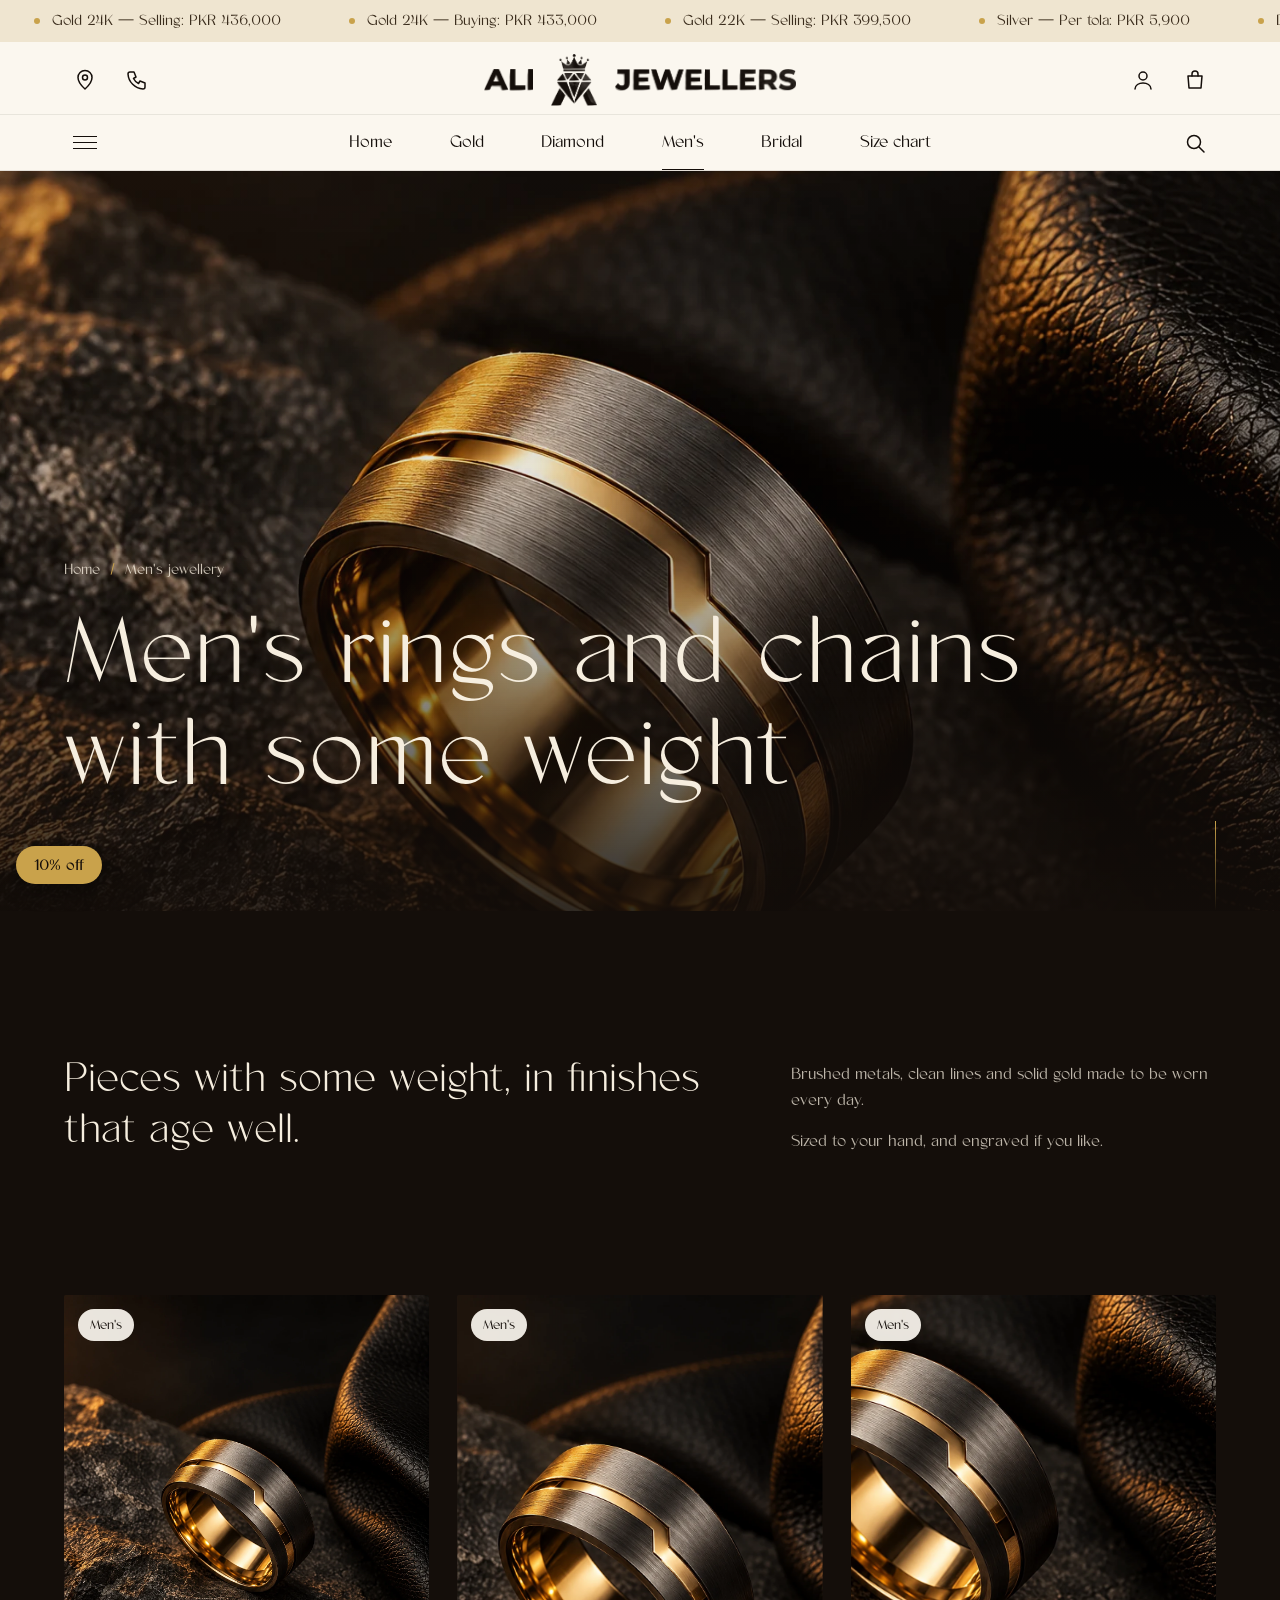
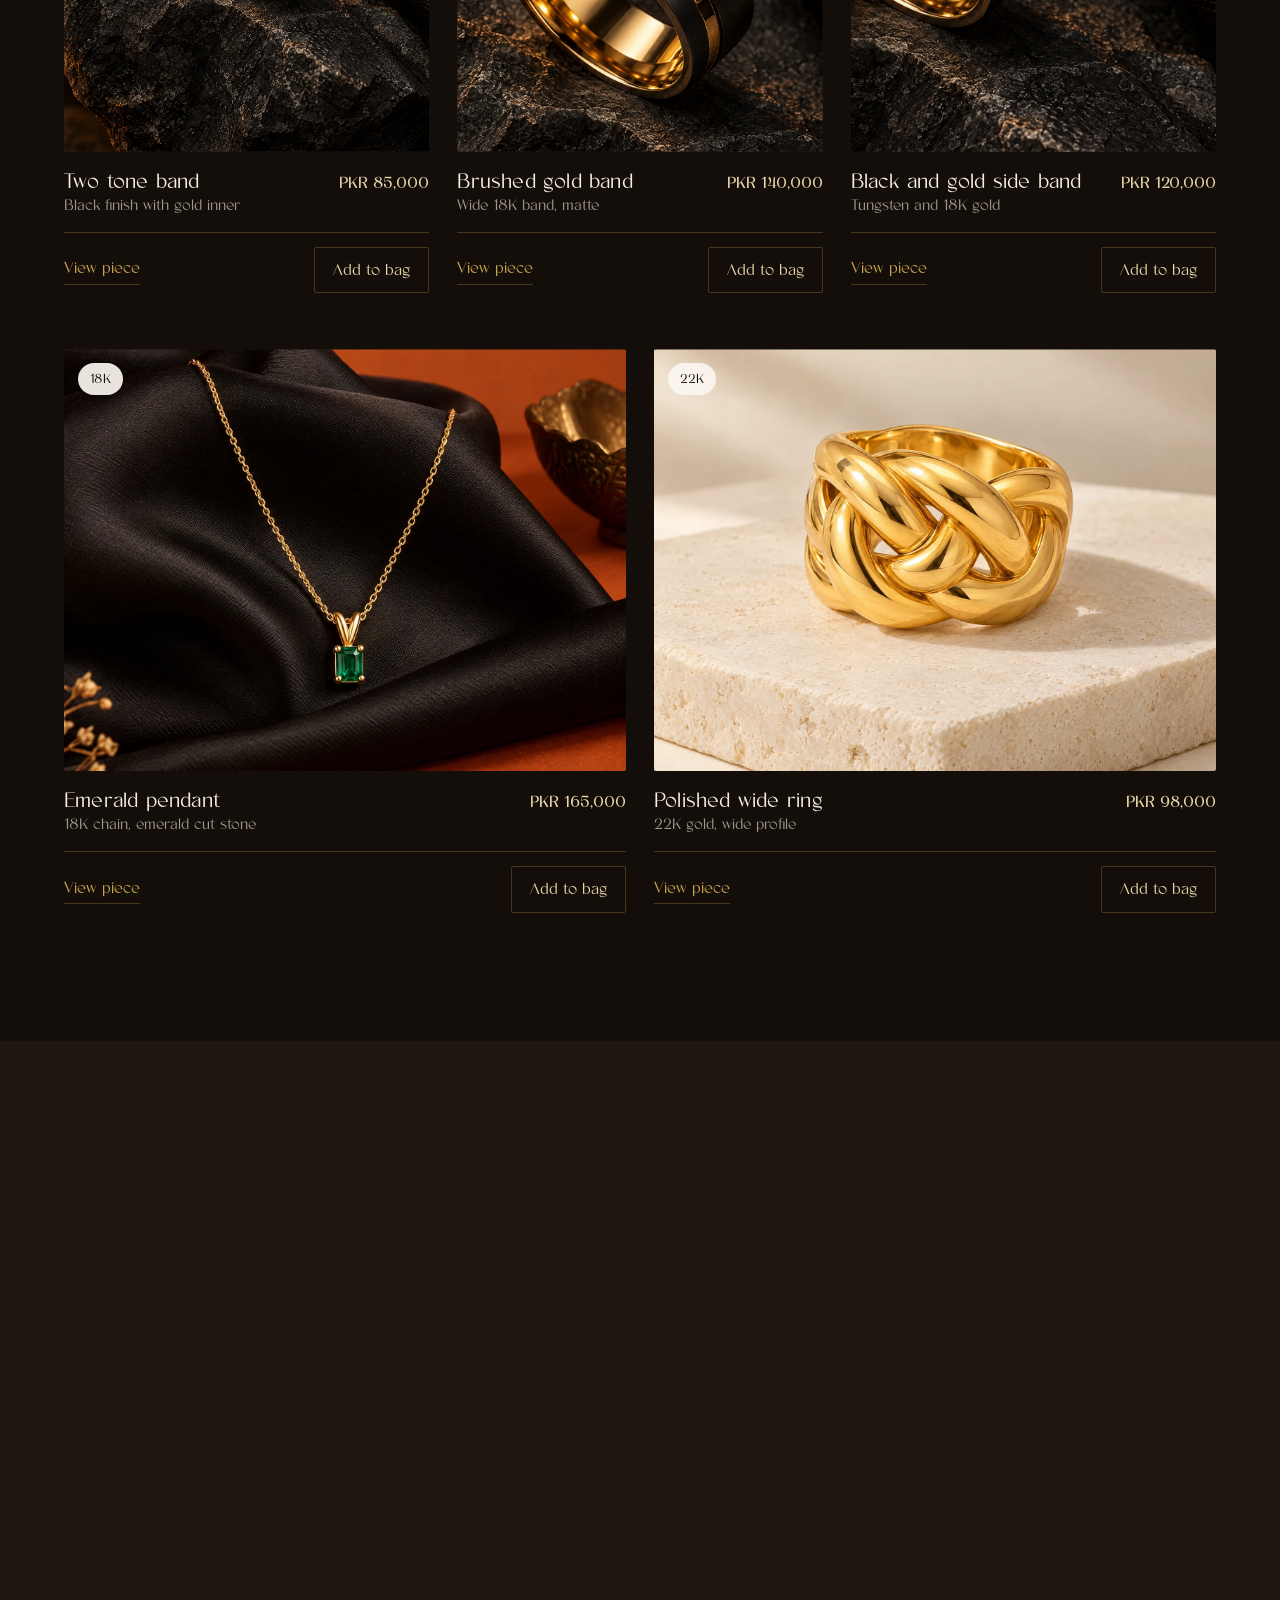
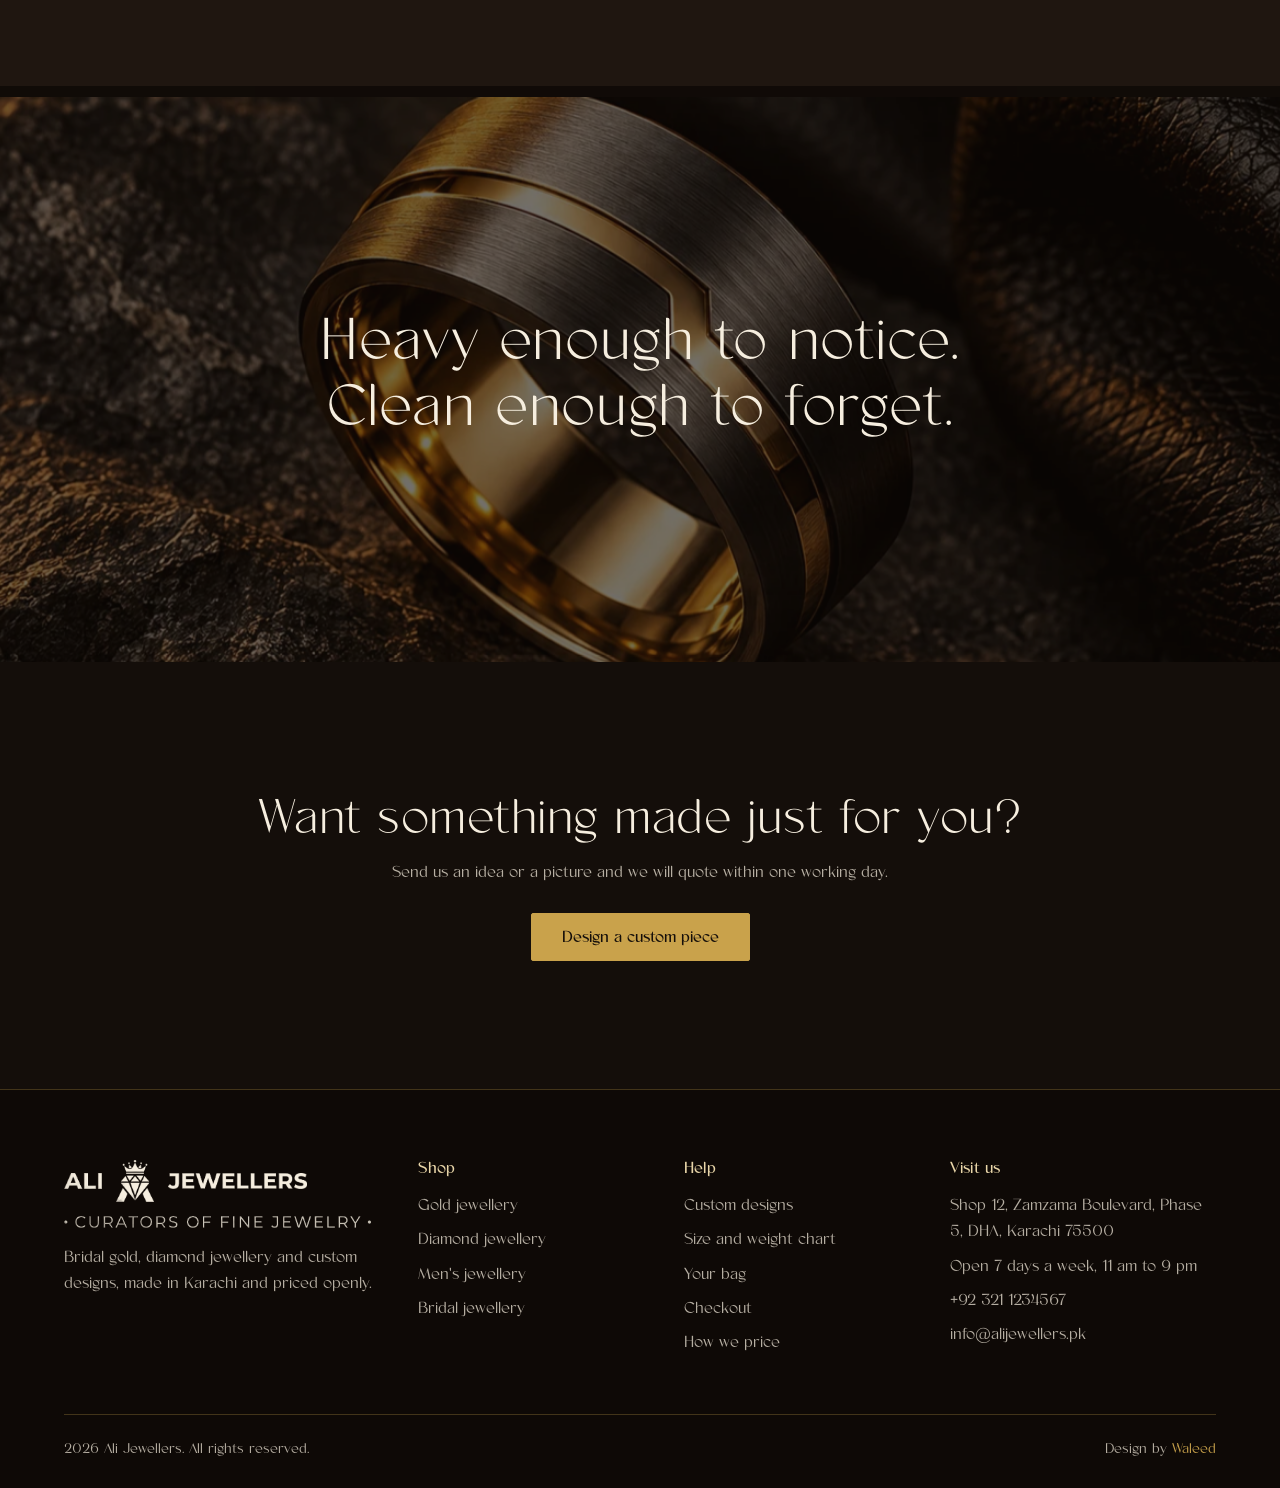
<file: ali-jewellers/mens.html>
<!doctype html>
<html lang="en">
  <head>
    <meta charset="utf-8" />
    <meta name="viewport" content="width=device-width, initial-scale=1" />
    <title>
      Men's Jewellery in Karachi | Gold Rings, Bands and Pendants for Men | Ali
      Jewellers
    </title>
    <meta
      name="description"
      content="Men's gold rings, bands and pendants in brushed and polished finishes, with sizing and engraving in Karachi."
    />
    <meta name="robots" content="index, follow, max-image-preview:large" />
    <link rel="canonical" href="https://www.alijewellers.pk/mens.html" />
    <link rel="icon" href="assets/img/favicon.png" type="image/png" />
    <meta property="og:type" content="website" />
    <meta property="og:site_name" content="Ali Jewellers" />
    <meta
      property="og:title"
      content="Men's Jewellery in Karachi | Gold Rings, Bands and Pendants for Men | Ali Jewellers"
    />
    <meta
      property="og:description"
      content="Men's gold rings, bands and pendants in brushed and polished finishes, with sizing and engraving in Karachi."
    />
    <meta property="og:url" content="https://www.alijewellers.pk/mens.html" />
    <meta
      property="og:image"
      content="https://www.alijewellers.pk/assets/img/campaign.jpg"
    />
    <meta name="twitter:card" content="summary_large_image" />
    <meta name="theme-color" content="#f6eedf" />
    <link
      rel="preload"
      href="assets/fonts/vonca-regular.otf"
      as="font"
      type="font/otf"
      crossorigin
    />
    <script>
      document.documentElement.classList.add("js");
    </script>
    <link rel="stylesheet" href="assets/css/base.css" />
    <link rel="stylesheet" href="assets/css/layout.css" />
    <link rel="stylesheet" href="assets/css/cards.css" />
    <link rel="stylesheet" href="assets/css/category.css" />
    <script type="application/ld+json">
      {
        "@context": "https://schema.org",
        "@type": "BreadcrumbList",
        "itemListElement": [
          {
            "@type": "ListItem",
            "position": 1,
            "name": "Home",
            "item": "https://www.alijewellers.pk/"
          },
          {
            "@type": "ListItem",
            "position": 2,
            "name": "Men's jewellery",
            "item": "https://www.alijewellers.pk/mens.html"
          }
        ]
      }
    </script>
  </head>
  <body>
    <a class="skip" href="#main">Skip to content</a>

    <!-- rates bar: filled from assets/js/rates.js -->
    <div class="topbar" role="region" aria-label="Today's rates">
      <div class="track"></div>
    </div>

    <header class="hdr">
      <div class="bar">
        <div class="ic">
          <button type="button" data-open="store" aria-label="Find our store">
            <svg viewBox="0 0 24 24" aria-hidden="true">
              <path d="M12 21s7-6.2 7-11.5A7 7 0 005 9.5C5 14.8 12 21 12 21z" />
              <circle cx="12" cy="9.5" r="2.5" />
            </svg>
          </button>
          <a href="tel:+923211234567" aria-label="Call us"
            ><svg viewBox="0 0 24 24" aria-hidden="true">
              <path
                d="M5 4h4l2 5-2.5 1.5a11 11 0 005 5L15 13l5 2v4a2 2 0 01-2 2A16 16 0 013 6a2 2 0 012-2z"
              /></svg
          ></a>
        </div>
        <a class="logo" href="index.html" aria-label="Ali Jewellers home">
          <img src="assets/img/logo-ali-dark.png" alt="" height="22" />
          <img
            class="lm"
            src="assets/img/logo-mark-dark.png"
            alt=""
            height="52"
          />
          <img src="assets/img/logo-jewellers-dark.png" alt="" height="22" />
        </a>
        <div class="ic r">
          <button type="button" data-open="account" aria-label="Account">
            <svg viewBox="0 0 24 24" aria-hidden="true">
              <circle cx="12" cy="8" r="4" />
              <path d="M4 21c0-4 4-6 8-6s8 2 8 6" />
            </svg>
          </button>
          <button
            type="button"
            data-open="bag"
            class="bagb"
            aria-label="Open bag"
          >
            <svg viewBox="0 0 24 24" aria-hidden="true">
              <path d="M5 8h14l-1 12H6z" />
              <path d="M9 8V6a3 3 0 016 0v2" /></svg
            ><span class="badge" id="bagn" hidden>0</span>
          </button>
        </div>
      </div>
      <div class="navrow">
        <button
          class="burger"
          type="button"
          data-open="menu"
          aria-label="Open menu"
        >
          <span></span><span></span><span></span>
        </button>
        <nav aria-label="Main">
          <a href="index.html">Home</a>
          <a href="gold.html">Gold</a>
          <a href="diamond.html">Diamond</a>
          <a href="mens.html" class="on" aria-current="page">Men's</a>
          <a href="bridal.html">Bridal</a>
          <a href="size-chart.html">Size chart</a>
        </nav>
        <button
          class="srch"
          type="button"
          data-open="search"
          aria-label="Search"
        >
          <svg viewBox="0 0 24 24" aria-hidden="true">
            <circle cx="11" cy="11" r="6.5" />
            <path d="M16 16l5 5" />
          </svg>
        </button>
      </div>
    </header>

    <main id="main">
      <section class="phero">
        <picture
          ><source srcset="assets/img/hero-mens.webp" type="image/webp" />
          <img
            src="assets/img/hero-mens.jpg"
            width="2000"
            height="1300"
            alt="Men's black and gold ring on dark rock"
        /></picture>
        <div class="phero-copy">
          <nav class="crumb" aria-label="Breadcrumb">
            <a href="index.html">Home</a><span>Men's jewellery</span>
          </nav>
          <h1>
            <span class="ln"><span>Men's rings and chains</span></span
            ><span class="ln"><span>with some weight</span></span>
          </h1>
        </div>
        <span class="scrl" aria-hidden="true"></span>
      </section>

      <section class="intro">
        <p class="lead rv">
          Pieces with some weight, in finishes that age well.
        </p>
        <div class="rv">
          <p>
            Brushed metals, clean lines and solid gold made to be worn every
            day.
          </p>
          <p>Sized to your hand, and engraved if you like.</p>
        </div>
      </section>

      <!-- the five cards are filled by category.js from products.js -->
      <section
        class="pshow"
        id="grid"
        data-cat="mens"
        aria-label="Men's jewellery"
      ></section>
      <noscript
        ><p style="padding: 0 var(--pad) 60px">
          <a href="product.html?p=two-tone-band">Two tone band</a> |
          <a href="product.html?p=brushed-gold-band">Brushed gold band</a> |
          <a href="product.html?p=black-and-gold-side-band"
            >Black and gold side band</a
          >
          | <a href="product.html?p=emerald-pendant">Emerald pendant</a> |
          <a href="product.html?p=polished-wide-ring">Polished wide ring</a>
        </p></noscript
      >

      <section class="gd">
        <div class="gd-h"><h2 class="rv">Sizing and engraving</h2></div>
        <div class="gd-l">
          <div class="gr">
            <h3>Getting the size right</h3>
            <p>
              Come in for a fitting, or send us a size reading and we will
              confirm it.
            </p>
          </div>
          <div class="gr">
            <h3>Engraving</h3>
            <p>
              A name, a date or a short line inside the band, at no extra
              charge.
            </p>
          </div>
          <div class="gr">
            <h3>Looking after it</h3>
            <p>
              Brushed finishes can be refreshed for free, for as long as you own
              the piece.
            </p>
          </div>
        </div>
      </section>

      <section class="band">
        <picture
          ><source srcset="assets/img/mens-collection.webp" type="image/webp" />
          <img
            src="assets/img/mens-collection.jpg"
            width="1331"
            height="1664"
            loading="lazy"
            alt="Heavy enough to notice. Clean enough to forget."
        /></picture>
        <h2 class="rv">Heavy enough to notice. Clean enough to forget.</h2>
      </section>

      <section class="cta">
        <h2 class="rv">Want something made just for you?</h2>
        <p>
          Send us an idea or a picture and we will quote within one working day.
        </p>
        <a class="btn" href="index.html#contact">Design a custom piece</a>
      </section>
    </main>

    <footer class="ftr">
      <div class="fgrid">
        <div>
          <a class="flogo" href="index.html" aria-label="Ali Jewellers">
            <img src="assets/img/logo-ali-light.png" alt="" height="16" />
            <img
              class="lm"
              src="assets/img/logo-mark-light.png"
              alt=""
              height="42"
            />
            <img src="assets/img/logo-jewellers-light.png" alt="" height="16" />
          </a>
          <img
            class="tg"
            src="assets/img/logo-tagline-light.png"
            alt="Curators of fine jewelry"
            height="12"
          />
          <p>
            Bridal gold, diamond jewellery and custom designs, made in Karachi
            and priced openly.
          </p>
        </div>
        <div>
          <h3>Shop</h3>
          <a href="gold.html">Gold jewellery</a
          ><a href="diamond.html">Diamond jewellery</a
          ><a href="mens.html">Men's jewellery</a
          ><a href="bridal.html">Bridal jewellery</a>
        </div>
        <div>
          <h3>Help</h3>
          <a href="index.html#contact">Custom designs</a
          ><a href="size-chart.html">Size and weight chart</a
          ><a href="cart.html">Your bag</a><a href="checkout.html">Checkout</a
          ><a href="index.html#promise">How we price</a>
        </div>
        <div>
          <h3>Visit us</h3>
          <p>Shop 12, Zamzama Boulevard, Phase 5, DHA, Karachi 75500</p>
          <p>Open 7 days a week, 11 am to 9 pm</p>
          <a href="tel:+923211234567">+92 321 1234567</a
          ><a href="mailto:info@alijewellers.pk">info@alijewellers.pk</a>
        </div>
      </div>
      <div class="fbase">
        <p>2026 Ali Jewellers. All rights reserved.</p>
        <p class="credit">
          Design by
          <a href="https://wa.me/923215459190" target="_blank" rel="noopener"
            >Waleed</a
          >
        </p>
      </div>
    </footer>

    <script src="assets/js/config.js" defer></script>
    <script src="assets/js/products.js" defer></script>
    <script src="assets/js/rates.js" defer></script>
    <script src="assets/js/core.js" defer></script>
    <script src="assets/js/reveal.js" defer></script>
    <script src="assets/js/category.js" defer></script>
  </body>
</html>
</file>
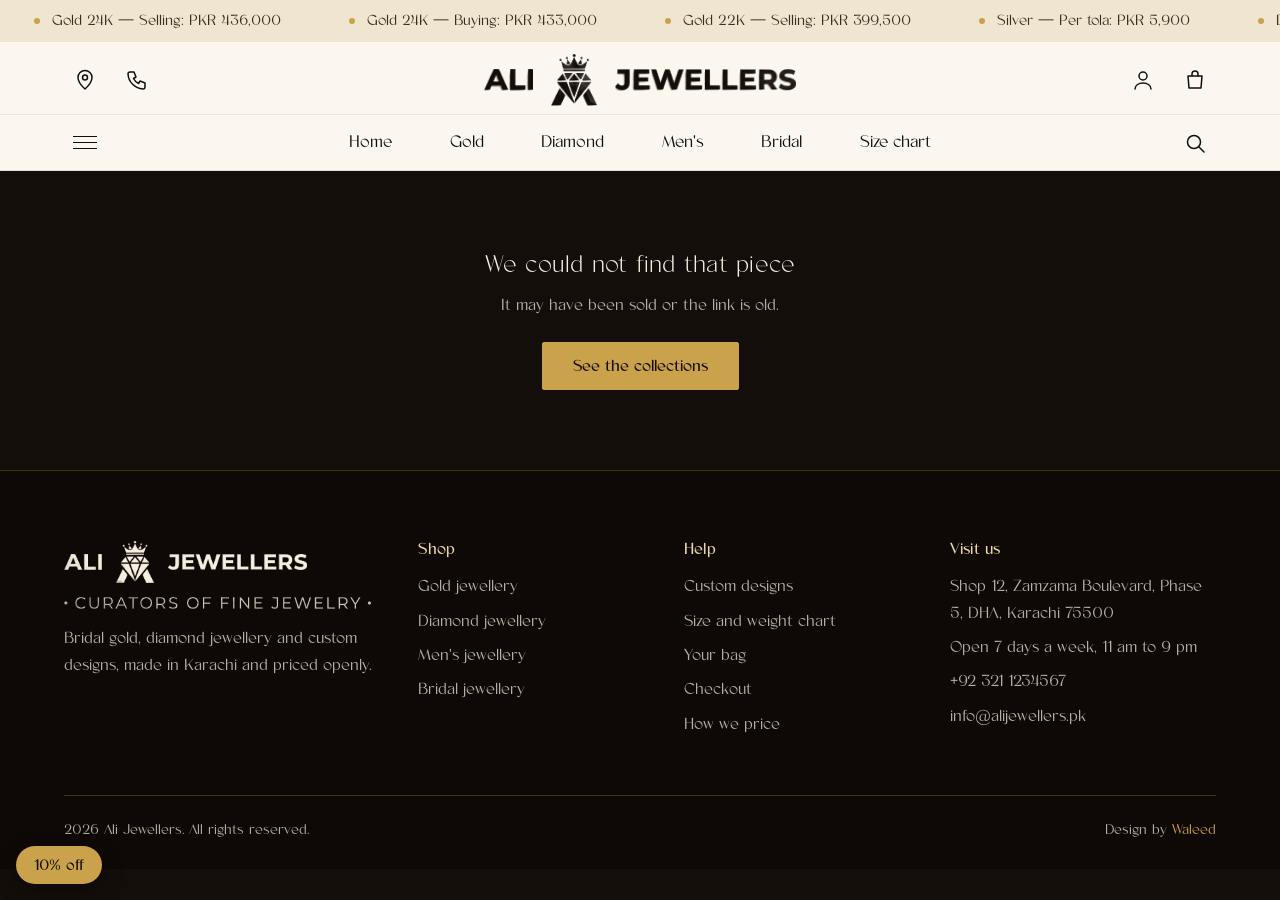
<file: ali-jewellers/product.html>
<!doctype html>
<html lang="en">
  <head>
    <meta charset="utf-8" />
    <meta name="viewport" content="width=device-width, initial-scale=1" />
    <title>Product | Ali Jewellers</title>
    <meta name="description" content="Jewellery from Ali Jewellers, Karachi." />
    <meta name="robots" content="index, follow, max-image-preview:large" />
    <link rel="canonical" href="https://www.alijewellers.pk/product.html" />
    <link rel="icon" href="assets/img/favicon.png" type="image/png" />
    <meta property="og:type" content="website" />
    <meta property="og:site_name" content="Ali Jewellers" />
    <meta property="og:title" content="Product | Ali Jewellers" />
    <meta
      property="og:description"
      content="Jewellery from Ali Jewellers, Karachi."
    />
    <meta
      property="og:url"
      content="https://www.alijewellers.pk/product.html"
    />
    <meta
      property="og:image"
      content="https://www.alijewellers.pk/assets/img/campaign.jpg"
    />
    <meta name="twitter:card" content="summary_large_image" />
    <meta name="theme-color" content="#f6eedf" />
    <link
      rel="preload"
      href="assets/fonts/vonca-regular.otf"
      as="font"
      type="font/otf"
      crossorigin
    />
    <script>
      document.documentElement.classList.add("js");
    </script>
    <link rel="stylesheet" href="assets/css/base.css" />
    <link rel="stylesheet" href="assets/css/layout.css" />
    <link rel="stylesheet" href="assets/css/cards.css" />
    <link rel="stylesheet" href="assets/css/product.css" />
  </head>
  <body>
    <a class="skip" href="#main">Skip to content</a>

    <!-- rates bar: filled from assets/js/rates.js -->
    <div class="topbar" role="region" aria-label="Today's rates">
      <div class="track"></div>
    </div>

    <header class="hdr">
      <div class="bar">
        <div class="ic">
          <button type="button" data-open="store" aria-label="Find our store">
            <svg viewBox="0 0 24 24" aria-hidden="true">
              <path d="M12 21s7-6.2 7-11.5A7 7 0 005 9.5C5 14.8 12 21 12 21z" />
              <circle cx="12" cy="9.5" r="2.5" />
            </svg>
          </button>
          <a href="tel:+923211234567" aria-label="Call us"
            ><svg viewBox="0 0 24 24" aria-hidden="true">
              <path
                d="M5 4h4l2 5-2.5 1.5a11 11 0 005 5L15 13l5 2v4a2 2 0 01-2 2A16 16 0 013 6a2 2 0 012-2z"
              /></svg
          ></a>
        </div>
        <a class="logo" href="index.html" aria-label="Ali Jewellers home">
          <img src="assets/img/logo-ali-dark.png" alt="" height="22" />
          <img
            class="lm"
            src="assets/img/logo-mark-dark.png"
            alt=""
            height="52"
          />
          <img src="assets/img/logo-jewellers-dark.png" alt="" height="22" />
        </a>
        <div class="ic r">
          <button type="button" data-open="account" aria-label="Account">
            <svg viewBox="0 0 24 24" aria-hidden="true">
              <circle cx="12" cy="8" r="4" />
              <path d="M4 21c0-4 4-6 8-6s8 2 8 6" />
            </svg>
          </button>
          <button
            type="button"
            data-open="bag"
            class="bagb"
            aria-label="Open bag"
          >
            <svg viewBox="0 0 24 24" aria-hidden="true">
              <path d="M5 8h14l-1 12H6z" />
              <path d="M9 8V6a3 3 0 016 0v2" /></svg
            ><span class="badge" id="bagn" hidden>0</span>
          </button>
        </div>
      </div>
      <div class="navrow">
        <button
          class="burger"
          type="button"
          data-open="menu"
          aria-label="Open menu"
        >
          <span></span><span></span><span></span>
        </button>
        <nav aria-label="Main">
          <a href="index.html">Home</a>
          <a href="gold.html">Gold</a>
          <a href="diamond.html">Diamond</a>
          <a href="mens.html">Men's</a>
          <a href="bridal.html">Bridal</a>
          <a href="size-chart.html">Size chart</a>
        </nav>
        <button
          class="srch"
          type="button"
          data-open="search"
          aria-label="Search"
        >
          <svg viewBox="0 0 24 24" aria-hidden="true">
            <circle cx="11" cy="11" r="6.5" />
            <path d="M16 16l5 5" />
          </svg>
        </button>
      </div>
    </header>

    <main id="main">
      <!-- one template for every piece: product.js reads ?p=slug and fills this in from products.js -->
      <section class="pdp" id="pdp" aria-live="polite"></section>
      <section class="sec sec-alt" id="related">
        <div class="head"><h2>More from this collection</h2></div>
        <div class="rgrid" id="relgrid"></div>
      </section>
    </main>

    <footer class="ftr">
      <div class="fgrid">
        <div>
          <a class="flogo" href="index.html" aria-label="Ali Jewellers">
            <img src="assets/img/logo-ali-light.png" alt="" height="16" />
            <img
              class="lm"
              src="assets/img/logo-mark-light.png"
              alt=""
              height="42"
            />
            <img src="assets/img/logo-jewellers-light.png" alt="" height="16" />
          </a>
          <img
            class="tg"
            src="assets/img/logo-tagline-light.png"
            alt="Curators of fine jewelry"
            height="12"
          />
          <p>
            Bridal gold, diamond jewellery and custom designs, made in Karachi
            and priced openly.
          </p>
        </div>
        <div>
          <h3>Shop</h3>
          <a href="gold.html">Gold jewellery</a
          ><a href="diamond.html">Diamond jewellery</a
          ><a href="mens.html">Men's jewellery</a
          ><a href="bridal.html">Bridal jewellery</a>
        </div>
        <div>
          <h3>Help</h3>
          <a href="index.html#contact">Custom designs</a
          ><a href="size-chart.html">Size and weight chart</a
          ><a href="cart.html">Your bag</a><a href="checkout.html">Checkout</a
          ><a href="index.html#promise">How we price</a>
        </div>
        <div>
          <h3>Visit us</h3>
          <p>Shop 12, Zamzama Boulevard, Phase 5, DHA, Karachi 75500</p>
          <p>Open 7 days a week, 11 am to 9 pm</p>
          <a href="tel:+923211234567">+92 321 1234567</a
          ><a href="mailto:info@alijewellers.pk">info@alijewellers.pk</a>
        </div>
      </div>
      <div class="fbase">
        <p>2026 Ali Jewellers. All rights reserved.</p>
        <p class="credit">
          Design by
          <a href="https://wa.me/923215459190" target="_blank" rel="noopener"
            >Waleed</a
          >
        </p>
      </div>
    </footer>

    <script src="assets/js/config.js" defer></script>
    <script src="assets/js/products.js" defer></script>
    <script src="assets/js/rates.js" defer></script>
    <script src="assets/js/core.js" defer></script>
    <script src="assets/js/reveal.js" defer></script>
    <script src="assets/js/product.js" defer></script>
  </body>
</html>
</file>
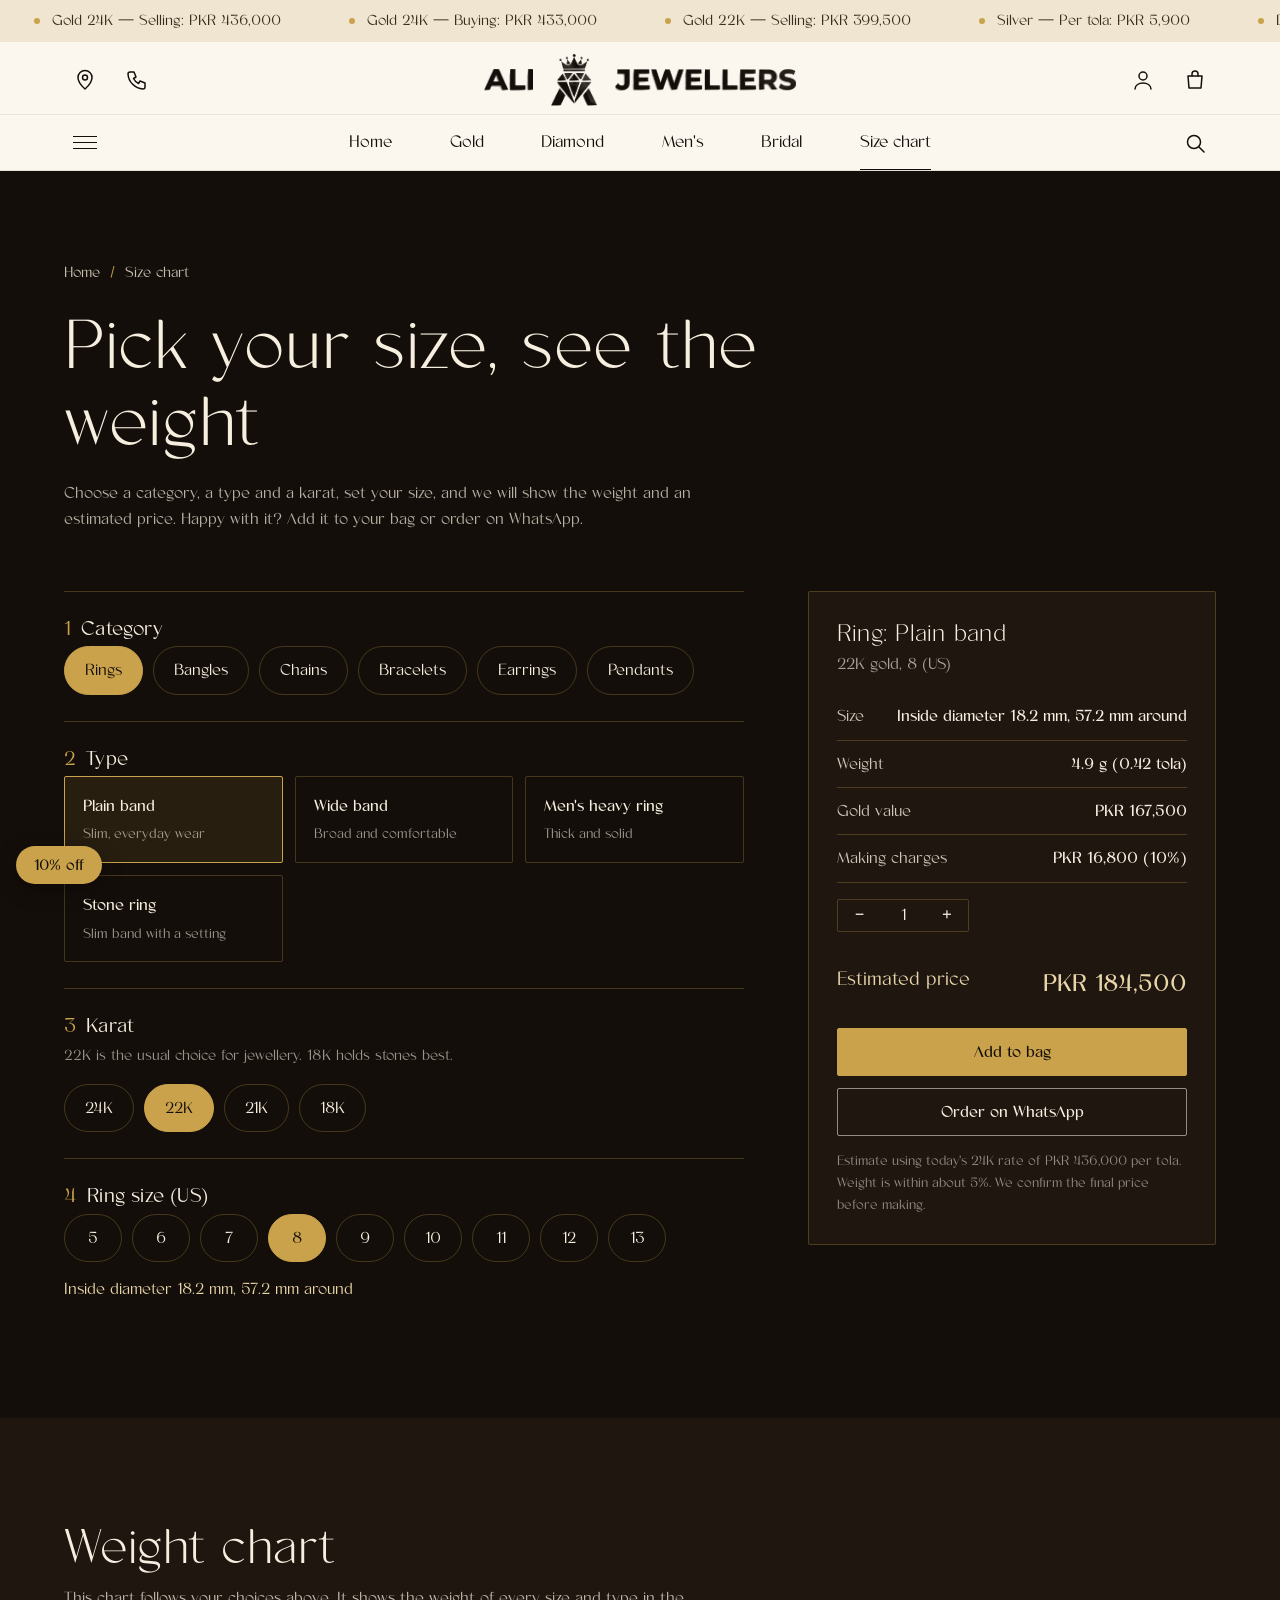
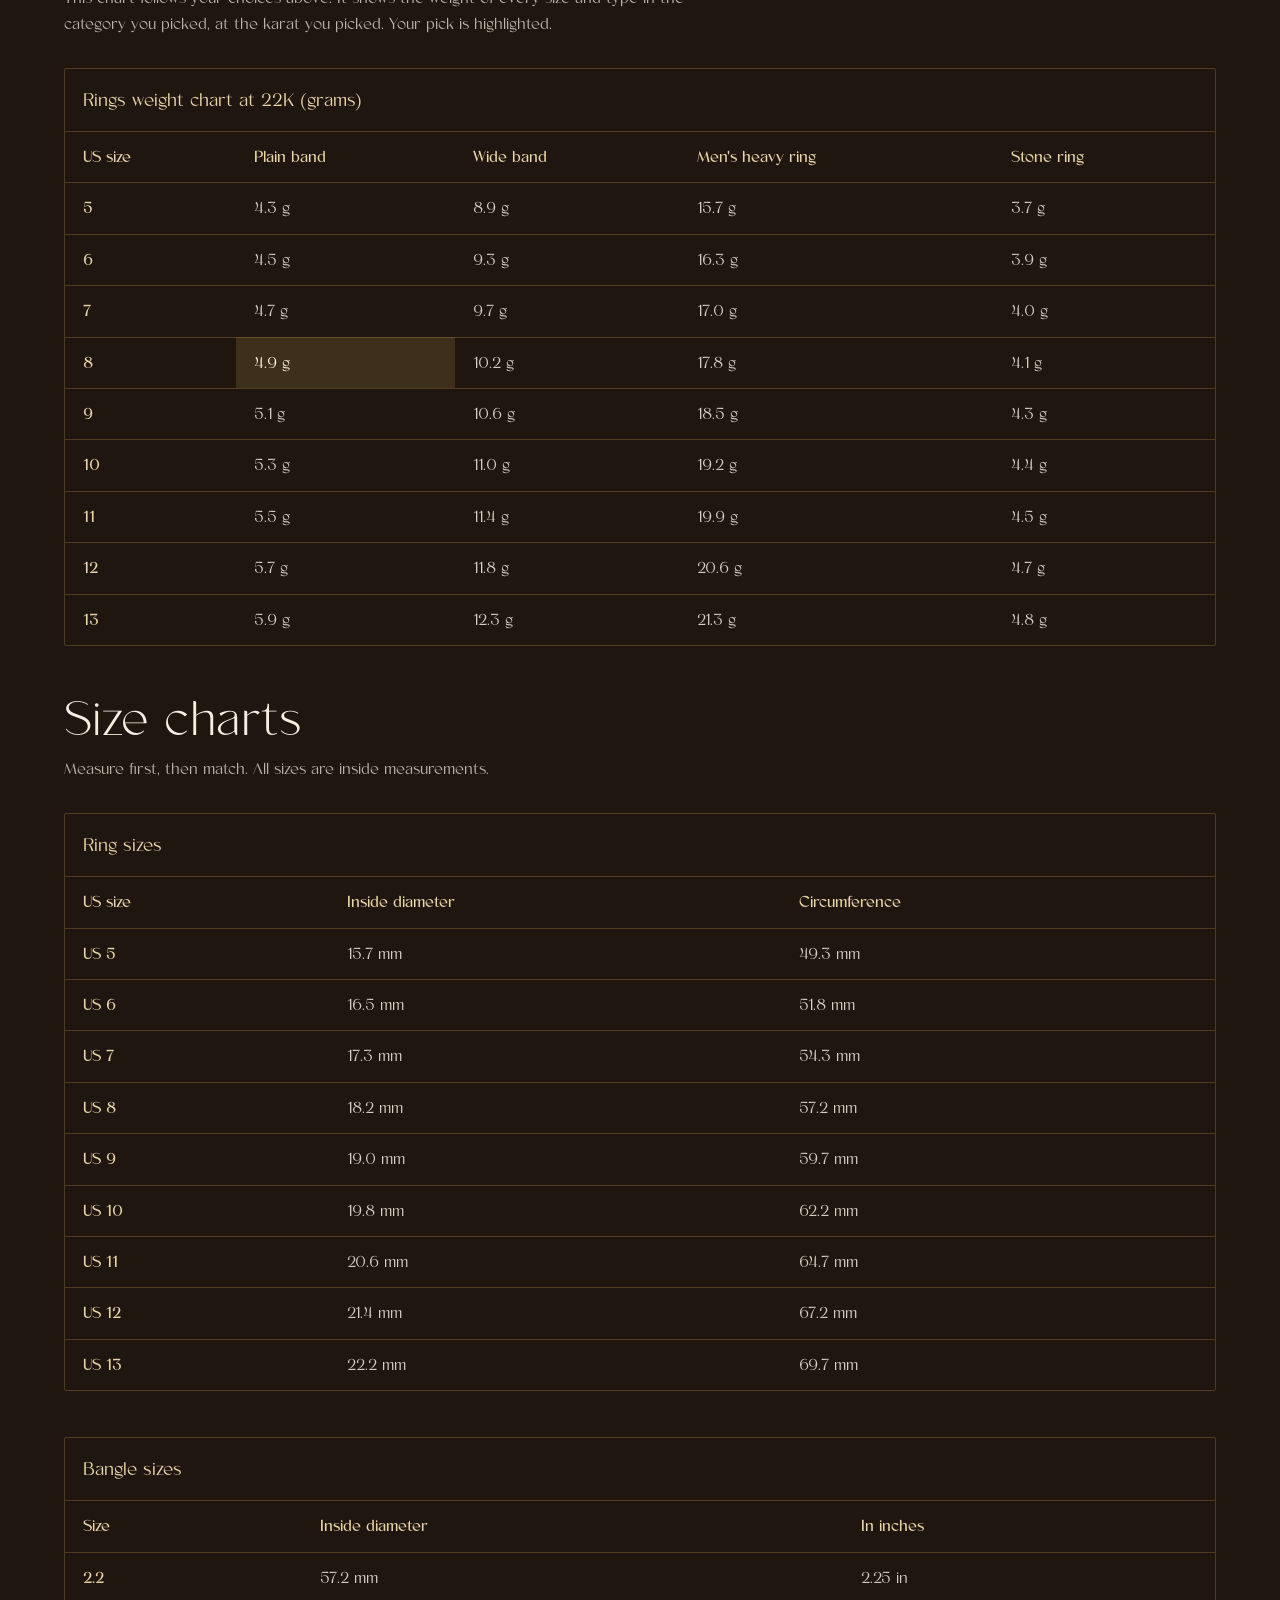
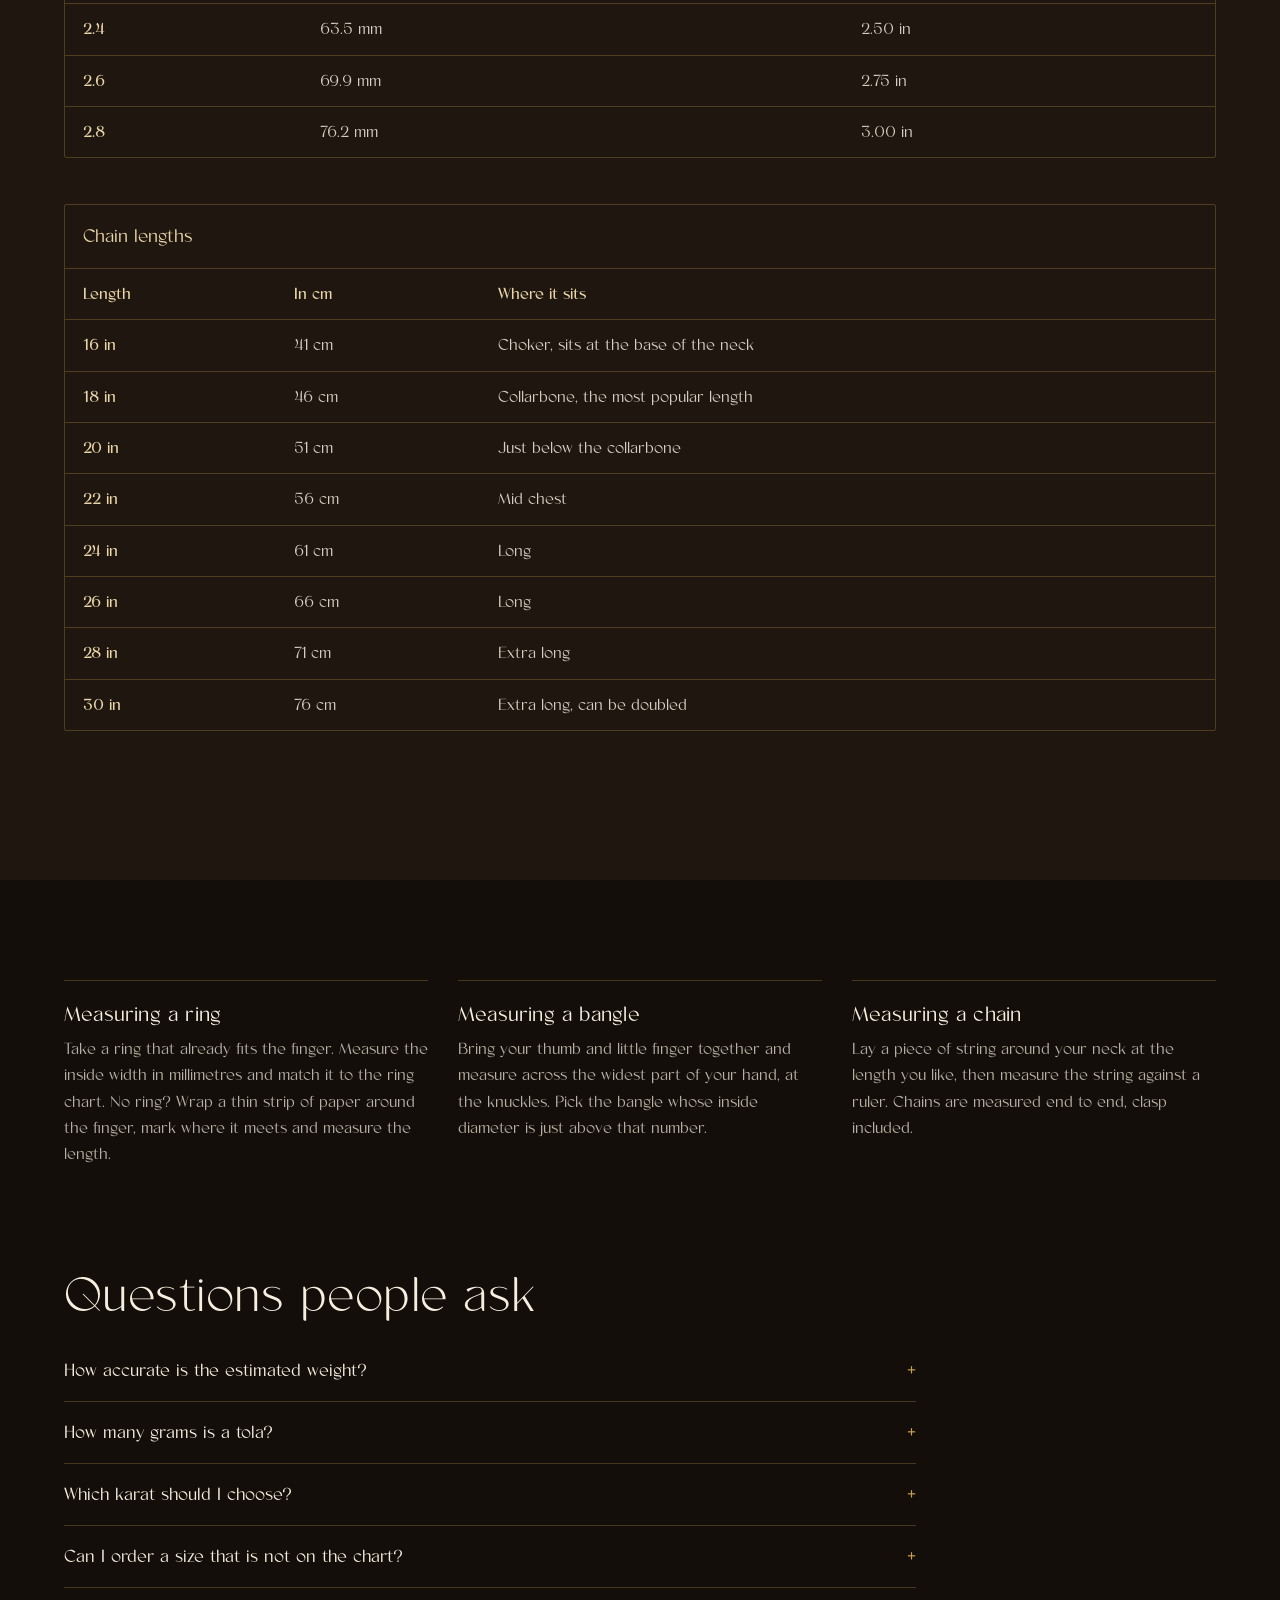
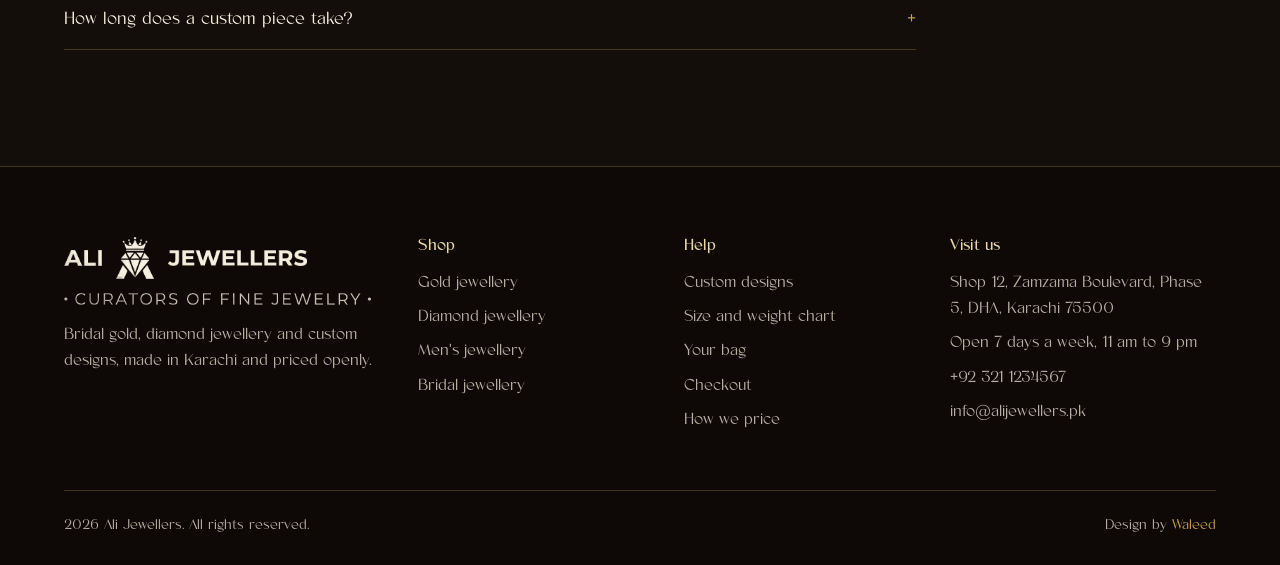
<file: ali-jewellers/size-chart.html>
<!doctype html>
<html lang="en">
  <head>
    <meta charset="utf-8" />
    <meta name="viewport" content="width=device-width, initial-scale=1" />
    <title>
      Size and Weight Chart for Gold Rings, Bangles and Chains | Ali Jewellers
    </title>
    <meta
      name="description"
      content="Pick your ring, bangle, chain, bracelet, earring or pendant size and see the weight in grams and tola plus an estimated price. Order custom gold jewellery in Karachi."
    />
    <meta name="robots" content="index, follow, max-image-preview:large" />
    <link rel="canonical" href="https://www.alijewellers.pk/size-chart.html" />
    <link rel="icon" href="assets/img/favicon.png" type="image/png" />
    <meta property="og:type" content="website" />
    <meta property="og:site_name" content="Ali Jewellers" />
    <meta
      property="og:title"
      content="Size and Weight Chart for Gold Rings, Bangles and Chains | Ali Jewellers"
    />
    <meta
      property="og:description"
      content="Pick your ring, bangle, chain, bracelet, earring or pendant size and see the weight in grams and tola plus an estimated price. Order custom gold jewellery in Karachi."
    />
    <meta
      property="og:url"
      content="https://www.alijewellers.pk/size-chart.html"
    />
    <meta
      property="og:image"
      content="https://www.alijewellers.pk/assets/img/campaign.jpg"
    />
    <meta name="twitter:card" content="summary_large_image" />
    <meta name="theme-color" content="#f6eedf" />
    <link
      rel="preload"
      href="assets/fonts/vonca-regular.otf"
      as="font"
      type="font/otf"
      crossorigin
    />
    <script>
      document.documentElement.classList.add("js");
    </script>
    <link rel="stylesheet" href="assets/css/base.css" />
    <link rel="stylesheet" href="assets/css/layout.css" />
    <link rel="stylesheet" href="assets/css/size.css" />
    <script type="application/ld+json">
      {
        "@context": "https://schema.org",
        "@type": "FAQPage",
        "mainEntity": [
          {
            "@type": "Question",
            "name": "How accurate is the estimated weight?",
            "acceptedAnswer": {
              "@type": "Answer",
              "text": "The estimate is within about 5%. The exact weight depends on the final design, and we confirm it with you before we start making the piece."
            }
          },
          {
            "@type": "Question",
            "name": "How many grams is a tola?",
            "acceptedAnswer": {
              "@type": "Answer",
              "text": "One tola is 11.664 grams. The chart shows both grams and tola."
            }
          },
          {
            "@type": "Question",
            "name": "Which karat should I choose?",
            "acceptedAnswer": {
              "@type": "Answer",
              "text": "22K is the usual choice for jewellery in Pakistan. 18K is harder and holds stones better. 24K is pure gold but soft, so it suits simple plain pieces."
            }
          },
          {
            "@type": "Question",
            "name": "Can I order a size that is not on the chart?",
            "acceptedAnswer": {
              "@type": "Answer",
              "text": "Yes. Message us with the size or send a photo of a piece that fits you and we will make it to match."
            }
          },
          {
            "@type": "Question",
            "name": "How long does a custom piece take?",
            "acceptedAnswer": {
              "@type": "Answer",
              "text": "Most custom pieces take 2 to 4 weeks. Bridal sets can take up to 8 weeks."
            }
          }
        ]
      }
    </script>
  </head>
  <body>
    <a class="skip" href="#main">Skip to content</a>

    <!-- rates bar: filled from assets/js/rates.js -->
    <div class="topbar" role="region" aria-label="Today's rates">
      <div class="track"></div>
    </div>

    <header class="hdr">
      <div class="bar">
        <div class="ic">
          <button type="button" data-open="store" aria-label="Find our store">
            <svg viewBox="0 0 24 24" aria-hidden="true">
              <path d="M12 21s7-6.2 7-11.5A7 7 0 005 9.5C5 14.8 12 21 12 21z" />
              <circle cx="12" cy="9.5" r="2.5" />
            </svg>
          </button>
          <a href="tel:+923211234567" aria-label="Call us"
            ><svg viewBox="0 0 24 24" aria-hidden="true">
              <path
                d="M5 4h4l2 5-2.5 1.5a11 11 0 005 5L15 13l5 2v4a2 2 0 01-2 2A16 16 0 013 6a2 2 0 012-2z"
              /></svg
          ></a>
        </div>
        <a class="logo" href="index.html" aria-label="Ali Jewellers home">
          <img src="assets/img/logo-ali-dark.png" alt="" height="22" />
          <img
            class="lm"
            src="assets/img/logo-mark-dark.png"
            alt=""
            height="52"
          />
          <img src="assets/img/logo-jewellers-dark.png" alt="" height="22" />
        </a>
        <div class="ic r">
          <button type="button" data-open="account" aria-label="Account">
            <svg viewBox="0 0 24 24" aria-hidden="true">
              <circle cx="12" cy="8" r="4" />
              <path d="M4 21c0-4 4-6 8-6s8 2 8 6" />
            </svg>
          </button>
          <button
            type="button"
            data-open="bag"
            class="bagb"
            aria-label="Open bag"
          >
            <svg viewBox="0 0 24 24" aria-hidden="true">
              <path d="M5 8h14l-1 12H6z" />
              <path d="M9 8V6a3 3 0 016 0v2" /></svg
            ><span class="badge" id="bagn" hidden>0</span>
          </button>
        </div>
      </div>
      <div class="navrow">
        <button
          class="burger"
          type="button"
          data-open="menu"
          aria-label="Open menu"
        >
          <span></span><span></span><span></span>
        </button>
        <nav aria-label="Main">
          <a href="index.html">Home</a>
          <a href="gold.html">Gold</a>
          <a href="diamond.html">Diamond</a>
          <a href="mens.html">Men's</a>
          <a href="bridal.html">Bridal</a>
          <a href="size-chart.html" class="on" aria-current="page"
            >Size chart</a
          >
        </nav>
        <button
          class="srch"
          type="button"
          data-open="search"
          aria-label="Search"
        >
          <svg viewBox="0 0 24 24" aria-hidden="true">
            <circle cx="11" cy="11" r="6.5" />
            <path d="M16 16l5 5" />
          </svg>
        </button>
      </div>
    </header>

    <main id="main">
      <section class="szhero">
        <nav class="crumb" aria-label="Breadcrumb">
          <a href="index.html">Home</a><span>Size chart</span>
        </nav>
        <h1>Pick your size, see the weight</h1>
        <p>
          Choose a category, a type and a karat, set your size, and we will show
          the weight and an estimated price. Happy with it? Add it to your bag
          or order on WhatsApp.
        </p>
      </section>

      <!-- the choices below are filled in by size.js -->
      <section class="sz">
        <div class="steps">
          <div class="step">
            <h2><span class="n">1</span>Category</h2>
            <div class="opts" id="s-cat"></div>
          </div>
          <div class="step">
            <h2><span class="n">2</span>Type</h2>
            <div class="tcards" id="s-type"></div>
          </div>
          <div class="step">
            <h2><span class="n">3</span>Karat</h2>
            <p class="hint">
              22K is the usual choice for jewellery. 18K holds stones best.
            </p>
            <div class="opts" id="s-karat"></div>
          </div>
          <div class="step sizes">
            <h2><span class="n">4</span><span id="s-sizetitle">Size</span></h2>
            <div class="opts" id="s-size"></div>
            <p class="picked" id="s-picked"></p>
          </div>
        </div>
        <aside class="res" aria-live="polite">
          <h2 id="r-title"></h2>
          <p class="sub2" id="r-sub"></p>
          <div class="r"><span>Size</span><b id="r-size"></b></div>
          <div class="r"><span>Weight</span><b id="r-weight"></b></div>
          <div class="r"><span>Gold value</span><b id="r-gold"></b></div>
          <div class="r"><span>Making charges</span><b id="r-make"></b></div>
          <div class="qty">
            <button type="button" data-sq="-1" aria-label="One less">-</button
            ><input id="r-q" readonly aria-label="Quantity" /><button
              type="button"
              data-sq="1"
              aria-label="One more"
            >
              +
            </button>
          </div>
          <div class="r t">
            <span>Estimated price</span><b id="r-total"></b>
          </div>
          <p class="small" id="r-unit"></p>
          <button class="btn" type="button" id="r-add">Add to bag</button>
          <button class="btn btn-ghost" type="button" id="r-wa">
            Order on WhatsApp
          </button>
          <p class="small">
            Estimate using today's 24K rate of <span id="r-rate"></span> per
            tola. Weight is within about 5%. We confirm the final price before
            making.
          </p>
        </aside>
      </section>

      <section class="charts">
        <h2>Weight chart</h2>
        <p class="intro2">
          This chart follows your choices above. It shows the weight of every
          size and type in the category you picked, at the karat you picked.
          Your pick is highlighted.
        </p>
        <div class="tw"><table id="wchart"></table></div>
        <h2>Size charts</h2>
        <p class="intro2">
          Measure first, then match. All sizes are inside measurements.
        </p>
        <div class="tw">
          <table>
            <caption>
              Ring sizes
            </caption>
            <thead>
              <tr>
                <th scope="col">US size</th>
                <th scope="col">Inside diameter</th>
                <th scope="col">Circumference</th>
              </tr>
            </thead>
            <tbody>
              <tr>
                <th scope="row">US 5</th>
                <td>15.7 mm</td>
                <td>49.3 mm</td>
              </tr>
              <tr>
                <th scope="row">US 6</th>
                <td>16.5 mm</td>
                <td>51.8 mm</td>
              </tr>
              <tr>
                <th scope="row">US 7</th>
                <td>17.3 mm</td>
                <td>54.3 mm</td>
              </tr>
              <tr>
                <th scope="row">US 8</th>
                <td>18.2 mm</td>
                <td>57.2 mm</td>
              </tr>
              <tr>
                <th scope="row">US 9</th>
                <td>19.0 mm</td>
                <td>59.7 mm</td>
              </tr>
              <tr>
                <th scope="row">US 10</th>
                <td>19.8 mm</td>
                <td>62.2 mm</td>
              </tr>
              <tr>
                <th scope="row">US 11</th>
                <td>20.6 mm</td>
                <td>64.7 mm</td>
              </tr>
              <tr>
                <th scope="row">US 12</th>
                <td>21.4 mm</td>
                <td>67.2 mm</td>
              </tr>
              <tr>
                <th scope="row">US 13</th>
                <td>22.2 mm</td>
                <td>69.7 mm</td>
              </tr>
            </tbody>
          </table>
        </div>
        <div class="tw">
          <table>
            <caption>
              Bangle sizes
            </caption>
            <thead>
              <tr>
                <th scope="col">Size</th>
                <th scope="col">Inside diameter</th>
                <th scope="col">In inches</th>
              </tr>
            </thead>
            <tbody>
              <tr>
                <th scope="row">2.2</th>
                <td>57.2 mm</td>
                <td>2.25 in</td>
              </tr>
              <tr>
                <th scope="row">2.4</th>
                <td>63.5 mm</td>
                <td>2.50 in</td>
              </tr>
              <tr>
                <th scope="row">2.6</th>
                <td>69.9 mm</td>
                <td>2.75 in</td>
              </tr>
              <tr>
                <th scope="row">2.8</th>
                <td>76.2 mm</td>
                <td>3.00 in</td>
              </tr>
            </tbody>
          </table>
        </div>
        <div class="tw">
          <table>
            <caption>
              Chain lengths
            </caption>
            <thead>
              <tr>
                <th scope="col">Length</th>
                <th scope="col">In cm</th>
                <th scope="col">Where it sits</th>
              </tr>
            </thead>
            <tbody>
              <tr>
                <th scope="row">16 in</th>
                <td>41 cm</td>
                <td>Choker, sits at the base of the neck</td>
              </tr>
              <tr>
                <th scope="row">18 in</th>
                <td>46 cm</td>
                <td>Collarbone, the most popular length</td>
              </tr>
              <tr>
                <th scope="row">20 in</th>
                <td>51 cm</td>
                <td>Just below the collarbone</td>
              </tr>
              <tr>
                <th scope="row">22 in</th>
                <td>56 cm</td>
                <td>Mid chest</td>
              </tr>
              <tr>
                <th scope="row">24 in</th>
                <td>61 cm</td>
                <td>Long</td>
              </tr>
              <tr>
                <th scope="row">26 in</th>
                <td>66 cm</td>
                <td>Long</td>
              </tr>
              <tr>
                <th scope="row">28 in</th>
                <td>71 cm</td>
                <td>Extra long</td>
              </tr>
              <tr>
                <th scope="row">30 in</th>
                <td>76 cm</td>
                <td>Extra long, can be doubled</td>
              </tr>
            </tbody>
          </table>
        </div>
      </section>

      <section class="how">
        <div>
          <h3>Measuring a ring</h3>
          <p>
            Take a ring that already fits the finger. Measure the inside width
            in millimetres and match it to the ring chart. No ring? Wrap a thin
            strip of paper around the finger, mark where it meets and measure
            the length.
          </p>
        </div>
        <div>
          <h3>Measuring a bangle</h3>
          <p>
            Bring your thumb and little finger together and measure across the
            widest part of your hand, at the knuckles. Pick the bangle whose
            inside diameter is just above that number.
          </p>
        </div>
        <div>
          <h3>Measuring a chain</h3>
          <p>
            Lay a piece of string around your neck at the length you like, then
            measure the string against a ruler. Chains are measured end to end,
            clasp included.
          </p>
        </div>
      </section>

      <section class="faq">
        <h2>Questions people ask</h2>
        <details>
          <summary>How accurate is the estimated weight?</summary>
          <p>
            The estimate is within about 5%. The exact weight depends on the
            final design, and we confirm it with you before we start making the
            piece.
          </p>
        </details>
        <details>
          <summary>How many grams is a tola?</summary>
          <p>One tola is 11.664 grams. The chart shows both grams and tola.</p>
        </details>
        <details>
          <summary>Which karat should I choose?</summary>
          <p>
            22K is the usual choice for jewellery in Pakistan. 18K is harder and
            holds stones better. 24K is pure gold but soft, so it suits simple
            plain pieces.
          </p>
        </details>
        <details>
          <summary>Can I order a size that is not on the chart?</summary>
          <p>
            Yes. Message us with the size or send a photo of a piece that fits
            you and we will make it to match.
          </p>
        </details>
        <details>
          <summary>How long does a custom piece take?</summary>
          <p>
            Most custom pieces take 2 to 4 weeks. Bridal sets can take up to 8
            weeks.
          </p>
        </details>
      </section>
    </main>

    <footer class="ftr">
      <div class="fgrid">
        <div>
          <a class="flogo" href="index.html" aria-label="Ali Jewellers">
            <img src="assets/img/logo-ali-light.png" alt="" height="16" />
            <img
              class="lm"
              src="assets/img/logo-mark-light.png"
              alt=""
              height="42"
            />
            <img src="assets/img/logo-jewellers-light.png" alt="" height="16" />
          </a>
          <img
            class="tg"
            src="assets/img/logo-tagline-light.png"
            alt="Curators of fine jewelry"
            height="12"
          />
          <p>
            Bridal gold, diamond jewellery and custom designs, made in Karachi
            and priced openly.
          </p>
        </div>
        <div>
          <h3>Shop</h3>
          <a href="gold.html">Gold jewellery</a
          ><a href="diamond.html">Diamond jewellery</a
          ><a href="mens.html">Men's jewellery</a
          ><a href="bridal.html">Bridal jewellery</a>
        </div>
        <div>
          <h3>Help</h3>
          <a href="index.html#contact">Custom designs</a
          ><a href="size-chart.html">Size and weight chart</a
          ><a href="cart.html">Your bag</a><a href="checkout.html">Checkout</a
          ><a href="index.html#promise">How we price</a>
        </div>
        <div>
          <h3>Visit us</h3>
          <p>Shop 12, Zamzama Boulevard, Phase 5, DHA, Karachi 75500</p>
          <p>Open 7 days a week, 11 am to 9 pm</p>
          <a href="tel:+923211234567">+92 321 1234567</a
          ><a href="mailto:info@alijewellers.pk">info@alijewellers.pk</a>
        </div>
      </div>
      <div class="fbase">
        <p>2026 Ali Jewellers. All rights reserved.</p>
        <p class="credit">
          Design by
          <a href="https://wa.me/923215459190" target="_blank" rel="noopener"
            >Waleed</a
          >
        </p>
      </div>
    </footer>

    <script src="assets/js/config.js" defer></script>
    <script src="assets/js/products.js" defer></script>
    <script src="assets/js/rates.js" defer></script>
    <script src="assets/js/core.js" defer></script>
    <script src="assets/js/reveal.js" defer></script>
    <script src="assets/js/size.js" defer></script>
  </body>
</html>
</file>
<file: ali-jewellers/assets/css/base.css>
/* base.css : fonts, colours, reset, type, buttons and bits every page shares */
@font-face {
  font-family: Vonca;
  src: url(../fonts/vonca-light.otf) format("opentype");
  font-weight: 300;
  font-display: swap;
}
@font-face {
  font-family: Vonca;
  src: url(../fonts/vonca-regular.otf) format("opentype");
  font-weight: 400;
  font-display: swap;
}
@font-face {
  font-family: Vonca;
  src: url(../fonts/vonca-medium.otf) format("opentype");
  font-weight: 500;
  font-display: swap;
}
@font-face {
  font-family: Vonca;
  src: url(../fonts/vonca-semibold.otf) format("opentype");
  font-weight: 600;
  font-display: swap;
}

:root {
  --ink: #140e0a;
  --bark: #1f1610;
  --deep: #0e0906;
  --gold: #c9a24b;
  --champ: #e8d5a8;
  --ivory: #f6eedf;
  --copper: #a4502f;
  --line: rgba(201, 162, 75, 0.28);
  --soft: rgba(246, 238, 223, 0.72);
  --pad: clamp(18px, 5vw, 80px);
  --hh: 160px;
  --ease: cubic-bezier(0.77, 0, 0.18, 1);
}
* {
  box-sizing: border-box;
  margin: 0;
  padding: 0;
}
html {
  scroll-behavior: smooth;
  scroll-padding-top: 150px;
  -webkit-text-size-adjust: 100%;
}
body {
  font-family: Vonca, Georgia, serif;
  font-weight: 400;
  background: var(--ink);
  color: var(--ivory);
  line-height: 1.65;
  -webkit-font-smoothing: antialiased;
  overflow-x: hidden;
}
body.lock {
  overflow: hidden;
}
img,
video {
  display: block;
  max-width: 100%;
  height: auto;
}
picture {
  display: block;
}
a {
  color: inherit;
  text-decoration: none;
}
button {
  font: inherit;
  color: inherit;
  cursor: pointer;
}
:focus-visible {
  outline: 2px solid var(--gold);
  outline-offset: 3px;
}
svg {
  width: 24px;
  height: 24px;
  fill: none;
  stroke: var(--gold);
  stroke-width: 1.5;
  stroke-linecap: round;
  stroke-linejoin: round;
  flex: none;
}

h1,
h2,
h3 {
  font-weight: 300;
  line-height: 1.12;
  letter-spacing: 0.01em;
}
h2 {
  font-size: clamp(1.9rem, 3.8vw, 3.2rem);
}
h3 {
  font-size: 1.3rem;
  font-weight: 400;
}

.skip {
  position: absolute;
  left: -999px;
  background: var(--gold);
  color: var(--ink);
  padding: 8px 14px;
  z-index: 200;
}
.skip:focus {
  left: 10px;
  top: 10px;
}

.btn {
  display: inline-block;
  padding: 14px 30px;
  background: var(--gold);
  color: var(--ink);
  font:
    500 1rem Vonca,
    serif;
  text-align: center;
  border: 1px solid var(--gold);
  border-radius: 2px;
  transition:
    background 0.3s,
    color 0.3s,
    border-color 0.3s;
}
.btn:hover {
  background: transparent;
  color: var(--gold);
}
.btn-ghost {
  background: transparent;
  color: var(--ivory);
  border-color: rgba(246, 238, 223, 0.55);
}
.btn-ghost:hover {
  border-color: var(--gold);
}
.btn-lg {
  padding: 17px 40px;
  font-size: 1.1rem;
}
.link {
  color: var(--gold);
  border-bottom: 1px solid var(--line);
  padding-bottom: 2px;
  background: none;
  border-top: 0;
  border-left: 0;
  border-right: 0;
}
.note {
  color: var(--gold);
  min-height: 1.2em;
}

/* breadcrumb (category and product pages) */
.crumb {
  display: flex;
  flex-wrap: wrap;
  gap: 10px;
  margin-bottom: 22px;
  font-size: 0.92rem;
  color: rgba(246, 238, 223, 0.8);
}
.crumb a + a::before,
.crumb span::before {
  content: "/";
  margin-right: 10px;
  color: var(--gold);
}

/* shared section pieces */
.sec {
  padding: clamp(60px, 10vw, 140px) var(--pad);
}
.sec-alt {
  background: var(--bark);
}
.head {
  max-width: 60ch;
  margin-bottom: clamp(28px, 5vw, 60px);
}
.head p {
  margin-top: 14px;
  color: var(--soft);
}
.row {
  display: flex;
  flex-wrap: wrap;
  gap: 14px;
}

/* form fields used in panels, checkout and product page */
select,
.field input,
.field select {
  font: inherit;
  color: var(--ivory);
  background: var(--bark);
  border: 1px solid var(--line);
  border-radius: 2px;
  padding: 12px 14px;
}

/* scroll reveal (only when JS is running, see reveal.js) */
.js .rv {
  opacity: 0;
  transform: translateY(22px);
  transition:
    opacity 0.9s var(--ease),
    transform 0.9s var(--ease);
}
.js .rv.in {
  opacity: 1;
  transform: none;
}
.js .pimg picture,
.js .tile picture,
.js .v-img picture,
.js .split > picture {
  clip-path: inset(0);
  transition: clip-path 1.3s var(--ease);
}
.js .pimg:not(.in) picture,
.js .tile:not(.in) picture,
.js .v-img:not(.in) picture,
.js .split:not(.in) > picture {
  clip-path: inset(0 0 100% 0);
}

@media (prefers-reduced-motion: reduce) {
  *,
  *::before,
  *::after {
    animation: none !important;
    transition: none !important;
    scroll-behavior: auto !important;
  }
  .js .rv,
  .js .ln > span,
  .js .crumb {
    opacity: 1;
    transform: none;
  }
  .js .pimg picture,
  .js .tile picture,
  .js .v-img picture,
  .js .split > picture {
    clip-path: none !important;
  }
}
</file>
<file: ali-jewellers/assets/css/layout.css>
/* layout.css : rates bar, header, side panels, popup and footer (every page) */

/* rates bar */
.topbar {
  background: #efe5d0;
  color: #3a2c1c;
  overflow: hidden;
  font-size: 0.92rem;
  position: relative;
  z-index: 61;
  min-height: 36px;
}
.track {
  display: flex;
  width: max-content;
  animation: run 38s linear infinite;
}
.topbar:hover .track {
  animation-play-state: paused;
}
.ti {
  display: inline-flex;
  align-items: center;
  padding: 9px 34px;
  white-space: nowrap;
}
.ti::before {
  content: "";
  width: 6px;
  height: 6px;
  border-radius: 50%;
  background: var(--gold);
  margin-right: 12px;
}
@keyframes run {
  to {
    transform: translateX(-50%);
  }
}

/* header */
.hdr {
  position: sticky;
  top: 0;
  z-index: 60;
  background: #fbf7ef;
  color: var(--ink);
  border-bottom: 1px solid rgba(20, 14, 10, 0.1);
}
.hdr svg {
  stroke: var(--ink);
}
.bar {
  display: grid;
  grid-template-columns: 1fr auto 1fr;
  align-items: center;
  padding: 12px var(--pad) 8px;
}
.ic {
  display: flex;
  gap: 10px;
  align-items: center;
}
.ic.r {
  justify-content: flex-end;
}
.ic a,
.ic button,
.srch,
.burger {
  display: grid;
  place-items: center;
  width: 42px;
  height: 42px;
  background: none;
  border: 0;
  position: relative;
}
.ic > *:hover svg,
.srch:hover svg {
  stroke: var(--copper);
}
.badge {
  position: absolute;
  top: 3px;
  right: 1px;
  min-width: 17px;
  height: 17px;
  padding: 0 4px;
  border-radius: 9px;
  background: var(--copper);
  color: #fff;
  font-size: 0.7rem;
  line-height: 17px;
  text-align: center;
}
.logo {
  display: flex;
  align-items: center;
  justify-content: center;
  gap: 18px;
}
.logo img {
  height: 22px;
  width: auto;
}
.logo .lm {
  height: 52px;
}
.navrow {
  display: grid;
  grid-template-columns: 1fr auto 1fr;
  align-items: center;
  padding: 0 var(--pad);
  border-top: 1px solid rgba(20, 14, 10, 0.08);
  min-height: 50px;
}
.burger {
  justify-self: start;
}
.srch {
  justify-self: end;
}
.burger span {
  position: absolute;
  left: 9px;
  right: 9px;
  height: 1.5px;
  background: var(--ink);
}
.burger span:nth-child(1) {
  top: 14px;
}
.burger span:nth-child(2) {
  top: 20px;
}
.burger span:nth-child(3) {
  top: 26px;
}
.navrow nav {
  display: flex;
  align-items: center;
  gap: clamp(24px, 4.5vw, 64px);
}
.navrow nav a {
  display: block;
  padding: 13px 0;
  font-size: 1.05rem;
  border-bottom: 1px solid transparent;
  transition: color 0.2s;
}
.navrow nav a:hover {
  color: var(--copper);
}
.navrow nav a.on {
  border-color: var(--ink);
}

/* side panels, dialogs, search */
.ov {
  position: fixed;
  inset: 0;
  background: rgba(10, 6, 3, 0.62);
  backdrop-filter: blur(3px);
  z-index: 90;
  opacity: 0;
  visibility: hidden;
  transition:
    opacity 0.4s,
    visibility 0.4s;
}
.ov.open {
  opacity: 1;
  visibility: visible;
}
.pn {
  position: fixed;
  z-index: 100;
  background: #fbf7ef;
  color: var(--ink);
  visibility: hidden;
  overflow: auto;
  transition:
    transform 0.55s var(--ease),
    opacity 0.4s,
    visibility 0.55s;
}
.pn.open {
  visibility: visible;
}
.pn svg {
  stroke: var(--ink);
}
.pn h2 {
  font-size: 1.8rem;
  margin-bottom: 18px;
}
.pn p {
  color: #5a4a3a;
  margin-bottom: 8px;
}
.pn .btn:hover {
  color: var(--ink);
  border-color: var(--ink);
}
.pn .btn-ghost {
  color: var(--ink);
  border-color: rgba(20, 14, 10, 0.4);
}
.pn .link {
  color: var(--ink);
  border-color: rgba(20, 14, 10, 0.3);
}
.pn-l,
.pn-r {
  top: 0;
  bottom: 0;
  width: min(440px, 92vw);
  padding: 80px 32px 28px;
  display: flex;
  flex-direction: column;
}
.pn-l {
  left: 0;
  transform: translateX(-102%);
}
.pn-r {
  right: 0;
  transform: translateX(102%);
}
.pn-l.open,
.pn-r.open {
  transform: none;
}
.pn-m {
  left: 50%;
  top: 50%;
  width: min(520px, 92vw);
  max-height: 90vh;
  padding: 44px 40px;
  transform: translate(-50%, -46%);
  opacity: 0;
}
.pn-m.open {
  transform: translate(-50%, -50%);
  opacity: 1;
}
.pn-s {
  left: 0;
  right: 0;
  top: 0;
  max-height: 92vh;
  padding: 80px var(--pad) 40px;
  transform: translateY(-102%);
}
.pn-s.open {
  transform: none;
}
.x {
  position: absolute;
  top: 18px;
  right: 18px;
  width: 42px;
  height: 42px;
  background: none;
  border: 0;
  display: grid;
  place-items: center;
  z-index: 3;
}

.mlinks a {
  display: block;
  font-size: 1.8rem;
  font-weight: 300;
  padding: 12px 0;
  border-bottom: 1px solid rgba(20, 14, 10, 0.1);
  transition:
    padding 0.3s,
    color 0.3s;
}
.mlinks a:hover {
  padding-left: 12px;
  color: var(--copper);
}
.mfoot {
  margin-top: auto;
  padding-top: 26px;
}
.mfoot a,
.mfoot button {
  display: block;
  color: #5a4a3a;
  padding: 5px 0;
  background: none;
  border: 0;
  text-align: left;
}
.mrow {
  display: flex;
  flex-wrap: wrap;
  gap: 12px;
  margin-top: 22px;
}
.tabs {
  display: flex;
  gap: 24px;
  margin-bottom: 22px;
  border-bottom: 1px solid rgba(20, 14, 10, 0.12);
}
.tabs button {
  background: none;
  border: 0;
  padding: 8px 0;
  border-bottom: 2px solid transparent;
  color: #7a6a5a;
}
.tabs .on {
  color: var(--ink);
  border-color: var(--copper);
}
.afm,
.pf {
  display: grid;
  gap: 16px;
}
.afm label,
.pf label,
.sbox {
  display: grid;
  gap: 6px;
  font-size: 0.92rem;
  color: #5a4a3a;
}
.afm input,
.pf input,
.sbox input {
  font: inherit;
  color: var(--ink);
  background: #fff;
  border: 1px solid rgba(20, 14, 10, 0.2);
  border-radius: 2px;
  padding: 13px;
}
.pn .note {
  color: var(--copper);
}
.sbox input {
  font-size: 1.7rem;
  font-weight: 300;
  border: 0;
  border-bottom: 1px solid var(--ink);
  background: none;
  padding: 10px 0;
  border-radius: 0;
}
.sbox input:focus {
  outline: 0;
  border-color: var(--copper);
}
.sres {
  display: grid;
  grid-template-columns: repeat(auto-fill, minmax(260px, 1fr));
  gap: 6px 28px;
  margin-top: 22px;
}
.sres a {
  display: flex;
  gap: 14px;
  align-items: center;
  padding: 10px 0;
  border-bottom: 1px solid rgba(20, 14, 10, 0.08);
}
.sres a:hover h3 {
  color: var(--copper);
}
.sres img {
  width: 64px;
  height: 64px;
  object-fit: cover;
  border-radius: 2px;
}
.sres h3 {
  font-size: 1.05rem;
}
.sres p {
  margin: 0;
  font-size: 0.88rem;
}

/* mini bag */
.bagl {
  flex: 1;
  overflow: auto;
}
.bi {
  display: grid;
  grid-template-columns: 70px 1fr;
  gap: 14px;
  padding: 14px 0;
  border-bottom: 1px solid rgba(20, 14, 10, 0.1);
}
.bi img {
  width: 70px;
  height: 70px;
  object-fit: cover;
  border-radius: 2px;
}
.bi h3 {
  font-size: 1.05rem;
}
.bi p {
  margin: 0;
  font-size: 0.9rem;
}
.bi .qty {
  margin-top: 6px;
}
.bi .qty button {
  width: 30px;
  height: 30px;
}
.bi .qty input {
  width: 34px;
}
.bi .tot {
  grid-column: 2;
  font-weight: 500;
}
.rm {
  background: none;
  border: 0;
  color: var(--copper);
  text-decoration: underline;
  font-size: 0.9rem;
  padding: 0;
  margin-top: 6px;
}
.bagf {
  display: grid;
  gap: 12px;
  padding-top: 18px;
}
.bagf .btn {
  width: 100%;
}
.sub {
  display: flex;
  justify-content: space-between;
  font-size: 1.15rem;
}

/* quantity stepper (bag, product page, cart) */
.qty {
  display: flex;
  width: max-content;
  border: 1px solid var(--line);
  border-radius: 2px;
}
.qty button {
  width: 42px;
  background: none;
  border: 0;
  font-size: 1.2rem;
}
.qty input {
  width: 46px;
  text-align: center;
  background: none;
  border: 0;
  color: inherit;
  font: inherit;
}
.pn .qty {
  border-color: rgba(20, 14, 10, 0.25);
}

/* welcome popup */
.pop {
  width: min(820px, 94vw);
  padding: 0;
  overflow: hidden;
  display: grid;
  grid-template-columns: 0.9fr 1.1fr;
}
.pop-i img {
  width: 100%;
  height: 100%;
  object-fit: cover;
  min-height: 420px;
}
.pop-i picture {
  height: 100%;
}
.pop-t {
  padding: 46px 40px;
  display: flex;
  flex-direction: column;
  justify-content: center;
  gap: 10px;
  min-width: 0;
}
.pop-t .pmk {
  height: 46px;
  width: auto;
  align-self: flex-start;
  margin-bottom: 6px;
}
.pop-t h2 {
  margin-bottom: 4px;
}
.pop-t .pf {
  margin: 12px 0 6px;
}
.pop-t .link {
  align-self: flex-start;
}

/* footer */
.ftr {
  padding: 70px var(--pad) 28px;
  background: var(--deep);
  border-top: 1px solid var(--line);
}
.fgrid {
  display: grid;
  grid-template-columns: 1.4fr 1fr 1fr 1.2fr;
  gap: 44px;
}
.ftr h3 {
  font-size: 1rem;
  font-weight: 500;
  color: var(--champ);
  margin-bottom: 14px;
}
.ftr a,
.ftr p {
  display: block;
  color: var(--soft);
  margin-bottom: 8px;
}
.ftr a:hover {
  color: var(--gold);
}
.ftr .flogo {
  display: flex;
  align-items: center;
  gap: 14px;
  margin-bottom: 14px;
}
.flogo img {
  height: 16px;
  width: auto;
}
.flogo .lm {
  height: 42px;
}
.tg {
  height: 12px;
  width: auto;
  margin-bottom: 16px;
  opacity: 0.8;
}
.fbase {
  display: flex;
  justify-content: space-between;
  flex-wrap: wrap;
  gap: 8px 24px;
  margin-top: 50px;
  padding-top: 22px;
  border-top: 1px solid var(--line);
  font-size: 0.88rem;
}
.ftr .credit a {
  display: inline;
  margin: 0;
  color: var(--gold);
}
.fbase p {
  margin: 0;
}

@media (max-width: 1100px) {
  .fgrid {
    grid-template-columns: 1fr 1fr;
  }
}
@media (max-width: 900px) {
  .pop {
    grid-template-columns: 1fr;
  }
  .pop-i {
    display: none;
  }
}

/* phones and small tablets: one compact header row, burger | logo | search account bag */
@media (max-width: 820px) {
  :root {
    --hh: 96px;
  }
  .hdr {
    display: grid;
    grid-template-columns: auto minmax(0, 1fr) auto auto auto;
    align-items: center;
    column-gap: 0;
    padding: 6px 8px;
  }
  .bar,
  .navrow,
  .ic {
    display: contents;
  }
  .burger,
  .logo,
  .srch,
  .ic.r button {
    grid-row: 1;
  }
  .burger {
    grid-column: 1;
  }
  .logo {
    grid-column: 2;
    justify-self: center;
    gap: 8px;
    padding: 0 4px;
  }
  .logo img {
    height: 12px;
  }
  .logo .lm {
    height: 34px;
  }
  .srch {
    grid-column: 3;
    justify-self: auto;
  }
  .ic.r button:first-child {
    grid-column: 4;
  }
  .bagb {
    grid-column: 5;
  }
  .ic button[data-open="store"],
  .ic a,
  .navrow nav {
    display: none;
  }
  .ic button,
  .srch,
  .burger {
    width: 38px;
    height: 42px;
  }
  .pn-l,
  .pn-r {
    padding: 76px 22px 22px;
  }
  .mlinks a {
    font-size: 1.5rem;
  }
}
@media (max-width: 620px) {
  .fgrid {
    grid-template-columns: 1fr;
    gap: 30px;
  }
  .pn-m {
    padding: 40px 22px;
  }
  .pop-t {
    padding: 44px 22px 28px;
  }
  .ftr {
    padding-top: 50px;
  }
  .flogo img {
    height: 13px;
  }
  .flogo .lm {
    height: 36px;
  }
}

/* small tab that reopens the welcome offer */
.offer {
  position: fixed;
  left: 16px;
  bottom: 16px;
  z-index: 55;
  padding: 10px 18px;
  border: 0;
  border-radius: 40px;
  background: var(--gold);
  color: var(--ink);
  font:
    500 0.95rem Vonca,
    serif;
  box-shadow: 0 6px 20px rgba(0, 0, 0, 0.35);
  transition: transform 0.3s;
}
.offer:hover {
  transform: translateY(-2px);
}
</file>
<file: ali-jewellers/assets/css/cards.css>
/* cards.css : the product card used on category pages, product page (related) and home */
.pimg {
  position: relative;
  display: block;
  overflow: hidden;
  border-radius: 2px;
  background: var(--bark);
}
.pimg img {
  width: 100%;
  aspect-ratio: 4/5;
  object-fit: cover;
  transition: transform 1.2s var(--ease);
}
.pc:hover .pimg img {
  transform: scale(1.05);
}
.tag {
  position: absolute;
  left: 14px;
  top: 14px;
  padding: 5px 12px;
  background: rgba(251, 247, 239, 0.92);
  color: var(--ink);
  font-size: 0.82rem;
  border-radius: 20px;
}
.pt {
  display: flex;
  justify-content: space-between;
  gap: 16px;
  padding-top: 18px;
}
.pt h3 {
  font-size: 1.3rem;
}
.pt p {
  color: rgba(246, 238, 223, 0.62);
  font-size: 0.95rem;
}
.pt strong {
  font-weight: 500;
  color: var(--champ);
  white-space: nowrap;
}
.pa {
  display: flex;
  justify-content: space-between;
  align-items: center;
  gap: 12px;
  margin-top: 14px;
  padding-top: 14px;
  border-top: 1px solid var(--line);
}
.addb {
  background: none;
  border: 1px solid var(--line);
  color: var(--champ);
  padding: 9px 18px;
  border-radius: 2px;
  white-space: nowrap;
  transition:
    background 0.3s,
    color 0.3s,
    border-color 0.3s;
}
.addb:hover {
  background: var(--gold);
  color: var(--ink);
  border-color: var(--gold);
}

@media (max-width: 600px) {
  .pt {
    flex-direction: column;
    gap: 4px;
  }
  .pa .addb {
    flex: 1;
  }
  .pa .link {
    flex: 0 0 auto;
  }
}
</file>
<file: ali-jewellers/assets/css/home.css>
/* home.css : only the home page sections */
/* the gap above and below the hero is --gap */
.hero {
  --gap: clamp(16px, 2.4vw, 34px);
  position: relative;
  margin: var(--gap) 0;
  min-height: max(480px, calc(100svh - var(--hh) - 2 * var(--gap)));
  display: flex;
  align-items: flex-end;
  overflow: hidden;
  background: #000;
}
.hero-video {
  position: absolute;
  inset: 0;
  width: 100%;
  height: 100%;
  object-fit: cover;
}
.hero-shade {
  position: absolute;
  inset: 0;
  background: linear-gradient(
    180deg,
    rgba(20, 14, 10, 0.3),
    rgba(20, 14, 10, 0) 35%,
    rgba(20, 14, 10, 0.25) 58%,
    rgba(20, 14, 10, 0.88)
  );
}
.hero-copy {
  position: relative;
  padding: clamp(70px, 12vh, 130px) var(--pad) clamp(48px, 9vh, 110px);
}
.hero-copy h1 {
  font-size: clamp(2.3rem, 6.2vw, 5.4rem);
  max-width: 15ch;
}
.hero-copy p {
  max-width: 46ch;
  margin: 22px 0 30px;
  font-size: 1.15rem;
  color: var(--champ);
}

.tiles {
  display: grid;
  grid-template-columns: repeat(4, 1fr);
  gap: 16px;
}
.tile {
  position: relative;
  display: block;
  aspect-ratio: 4/5;
  overflow: hidden;
  border-radius: 2px;
}
.tile picture {
  height: 100%;
}
.tile img {
  width: 100%;
  height: 100%;
  object-fit: cover;
  transition: transform 1.1s var(--ease);
}
.tile:hover img {
  transform: scale(1.06);
}
.tile::after {
  content: "";
  position: absolute;
  inset: 0;
  background: linear-gradient(180deg, transparent 55%, rgba(20, 14, 10, 0.85));
}
.tile span {
  position: absolute;
  left: 20px;
  bottom: 18px;
  z-index: 2;
  font-size: 1.4rem;
  font-weight: 300;
}

.feat {
  display: grid;
  grid-template-columns: repeat(3, 1fr);
  gap: 24px;
  max-width: 980px;
  margin: 0 auto;
}
.feat .card img {
  width: 100%;
  aspect-ratio: 4/5;
  object-fit: cover;
  border-radius: 2px;
  margin-bottom: 14px;
}
.feat .card h3 {
  font-size: 1.15rem;
}
.feat .card p {
  color: rgba(246, 238, 223, 0.66);
  margin: 4px 0 8px;
}
.feat .card strong {
  font-weight: 500;
  color: var(--champ);
}
#pieces .head {
  max-width: 980px;
  margin-left: auto;
  margin-right: auto;
}

.split {
  display: grid;
  grid-template-columns: 1.15fr 1fr;
  align-items: center;
}
.split > picture {
  overflow: hidden;
  height: 100%;
}
.split img {
  width: 100%;
  height: 100%;
  min-height: 520px;
  object-fit: cover;
}
.split-copy {
  padding: clamp(34px, 6vw, 100px);
}
.split-copy p {
  margin: 20px 0 22px;
  max-width: 52ch;
  color: rgba(246, 238, 223, 0.8);
}
.ticks {
  list-style: none;
  margin-bottom: 32px;
}
.ticks li {
  display: flex;
  gap: 12px;
  align-items: center;
  padding: 6px 0;
}

.trio {
  display: grid;
  grid-template-columns: repeat(3, 1fr);
  gap: 40px;
}
.trio > div {
  border-top: 1px solid var(--line);
  padding-top: 26px;
}
.trio svg {
  width: 34px;
  height: 34px;
  margin-bottom: 16px;
}
.trio p {
  margin-top: 8px;
  color: var(--soft);
}

.banner {
  position: relative;
  min-height: 60vh;
  display: flex;
  align-items: center;
  overflow: hidden;
}
.banner picture {
  position: absolute;
  inset: 0;
}
.banner img {
  width: 100%;
  height: 100%;
  object-fit: cover;
}
.banner::before {
  content: "";
  position: absolute;
  inset: 0;
  background: linear-gradient(
    90deg,
    rgba(20, 14, 10, 0.8),
    rgba(20, 14, 10, 0.05) 65%
  );
  z-index: 1;
}
.banner-copy {
  position: relative;
  z-index: 2;
  padding: 0 var(--pad);
}
.banner-copy h2 {
  margin-bottom: 26px;
  max-width: 14ch;
}

/* visit / contact */
.visit {
  display: grid;
  grid-template-columns: 1fr 1fr;
  background: var(--bark);
}
.v-img {
  position: relative;
  min-height: 640px;
  overflow: hidden;
}
.v-img picture,
.v-img img {
  position: absolute;
  inset: 0;
  width: 100%;
  height: 100%;
  object-fit: cover;
}
.v-img::after {
  content: "";
  position: absolute;
  inset: 0;
  background: linear-gradient(180deg, transparent 40%, rgba(14, 9, 6, 0.7));
}
.v-card {
  position: absolute;
  z-index: 2;
  left: var(--pad);
  bottom: 44px;
  right: var(--pad);
  max-width: 380px;
  padding: 26px 28px;
  background: rgba(251, 247, 239, 0.1);
  backdrop-filter: blur(14px);
  border: 1px solid rgba(232, 213, 168, 0.35);
  border-radius: 2px;
}
.v-card h3 {
  margin-bottom: 8px;
  color: var(--champ);
}
.v-card p,
.v-card a {
  display: block;
  color: rgba(246, 238, 223, 0.85);
  font-size: 0.98rem;
}
.v-card a:hover {
  color: var(--gold);
}
.v-form {
  padding: clamp(44px, 8vw, 120px) var(--pad);
  display: flex;
  flex-direction: column;
  justify-content: center;
}
.vs {
  margin: 14px 0 34px;
  color: var(--soft);
  max-width: 44ch;
}
.fs {
  margin-bottom: 34px;
}
.lg {
  color: var(--champ);
  font-size: 0.98rem;
  margin-bottom: 26px;
}
.chips {
  display: flex;
  flex-wrap: wrap;
  gap: 10px;
}
.chips input {
  position: absolute;
  opacity: 0;
}
.chips span {
  display: block;
  padding: 9px 20px;
  border: 1px solid var(--line);
  border-radius: 40px;
  font-size: 0.95rem;
  cursor: pointer;
  transition:
    background 0.25s,
    color 0.25s,
    border-color 0.25s;
}
.chips span:hover {
  border-color: var(--gold);
}
.chips input:checked + span {
  background: var(--gold);
  color: var(--ink);
  border-color: var(--gold);
}
.chips input:focus-visible + span {
  outline: 2px solid var(--gold);
  outline-offset: 3px;
}
.fl {
  display: grid;
  grid-template-columns: 1fr 1fr;
  gap: 26px;
  margin-bottom: 26px;
}
.fl label,
.fl1 {
  position: relative;
  display: block;
}
.v-form input,
.v-form textarea {
  width: 100%;
  font: inherit;
  color: var(--ivory);
  background: none;
  border: 0;
  border-bottom: 1px solid rgba(232, 213, 168, 0.4);
  padding: 22px 0 8px;
  border-radius: 0;
  resize: none;
  transition: border-color 0.3s;
}
.v-form input:focus,
.v-form textarea:focus {
  outline: 0;
  border-color: var(--gold);
}
.fl span,
.fl1 span {
  position: absolute;
  left: 0;
  top: 22px;
  color: rgba(246, 238, 223, 0.6);
  pointer-events: none;
  transform-origin: left;
  transition:
    transform 0.3s,
    font-size 0.3s,
    color 0.3s;
}
.v-form input:focus + span,
.v-form input:not(:placeholder-shown) + span,
.v-form textarea:focus + span,
.v-form textarea:not(:placeholder-shown) + span {
  transform: translateY(-20px);
  font-size: 0.8rem;
  color: var(--gold);
}
.frow {
  display: flex;
  align-items: center;
  gap: 22px;
  margin-top: 34px;
  flex-wrap: wrap;
}

@media (max-width: 1100px) {
  .tiles {
    grid-template-columns: repeat(2, 1fr);
  }
  .feat,
  .trio {
    grid-template-columns: 1fr 1fr;
  }
  .split {
    grid-template-columns: 1fr;
  }
  .split img {
    min-height: 340px;
  }
}
@media (max-width: 900px) {
  .visit {
    grid-template-columns: 1fr;
  }
  .v-img {
    min-height: 440px;
  }
}
@media (max-width: 620px) {
  .tiles,
  .feat,
  .trio,
  .fl {
    grid-template-columns: 1fr;
  }
  .tiles {
    gap: 12px;
  }
  .hero-copy p {
    font-size: 1.05rem;
  }
  .hero-copy .btn {
    width: 100%;
  }
  .v-card {
    left: 16px;
    right: 16px;
    bottom: 20px;
    padding: 20px;
  }
}

/* parallax on home images (reveal.js sets --py) */
.banner img,
.split img,
.v-img img {
  transform: translate3d(0, var(--py, 0px), 0) scale(1.14);
  will-change: transform;
}
@media (prefers-reduced-motion: reduce) {
  .banner img,
  .split img,
  .v-img img {
    transform: none;
  }
}

/* "not sure of your size" strip */
.sizecta {
  display: flex;
  justify-content: space-between;
  align-items: center;
  flex-wrap: wrap;
  gap: 24px 40px;
  padding: clamp(40px, 6vw, 80px) var(--pad);
  background: var(--bark);
  border-top: 1px solid var(--line);
  border-bottom: 1px solid var(--line);
}
.sizecta p {
  margin-top: 10px;
  color: var(--soft);
  max-width: 52ch;
}
</file>
<file: ali-jewellers/assets/css/category.css>
/* category.css : gold, diamond, men's and bridal pages */
.phero {
  position: relative;
  min-height: max(520px, calc(100svh - var(--hh)));
  display: flex;
  align-items: flex-end;
  overflow: hidden;
  background: #000;
}
.phero > picture {
  position: absolute;
  inset: 0;
}
.phero img {
  width: 100%;
  height: 100%;
  object-fit: cover;
}
.phero::after {
  content: "";
  position: absolute;
  inset: 0;
  background: linear-gradient(
    180deg,
    rgba(20, 14, 10, 0.25),
    rgba(20, 14, 10, 0.1) 40%,
    rgba(20, 14, 10, 0.88)
  );
}
.phero-copy {
  position: relative;
  z-index: 2;
  padding: 0 var(--pad) clamp(44px, 8vw, 110px);
}
.phero h1 {
  font-size: clamp(2.4rem, 7.4vw, 7rem);
  max-width: 16ch;
  line-height: 1.02;
}
.ln {
  display: block;
  overflow: hidden;
  padding-bottom: 0.06em;
}
.ln > span {
  display: block;
}
.scrl {
  position: absolute;
  z-index: 2;
  right: var(--pad);
  bottom: 0;
  width: 1px;
  height: 90px;
  background: linear-gradient(var(--gold), transparent);
  transform-origin: top;
  animation: drop 2.2s var(--ease) infinite;
}
@keyframes drop {
  0% {
    transform: scaleY(0);
  }
  60% {
    transform: scaleY(1);
  }
  100% {
    transform: scaleY(1);
    opacity: 0;
  }
}

.intro {
  display: grid;
  grid-template-columns: 1.5fr 1fr;
  gap: clamp(28px, 7vw, 120px);
  padding: clamp(64px, 11vw, 170px) var(--pad);
  align-items: end;
}
.lead {
  font-size: clamp(1.6rem, 3.2vw, 2.9rem);
  font-weight: 300;
  line-height: 1.25;
  max-width: 24ch;
}
.intro p + p {
  margin-top: 14px;
}
.intro div p {
  color: rgba(246, 238, 223, 0.75);
  max-width: 44ch;
}

.pshow {
  display: grid;
  grid-template-columns: repeat(6, 1fr);
  gap: 56px 28px;
  padding: 0 var(--pad) clamp(70px, 10vw, 150px);
}
.pshow .pc {
  grid-column: span 2;
}
.pshow .pc:nth-child(n + 4) {
  grid-column: span 3;
}
.pshow .pc:nth-child(n + 4) .pimg img {
  aspect-ratio: 4/3;
}

.gd {
  display: grid;
  grid-template-columns: 1fr 1.3fr;
  gap: clamp(28px, 7vw, 120px);
  padding: clamp(64px, 10vw, 150px) var(--pad);
  background: var(--bark);
}
.gd-h {
  position: sticky;
  top: 190px;
  align-self: start;
}
.gd-h h2 {
  max-width: 12ch;
}
.gr {
  padding: 30px 0;
  border-top: 1px solid var(--line);
}
.gr:last-child {
  border-bottom: 1px solid var(--line);
}
.gr p {
  margin-top: 10px;
  color: rgba(246, 238, 223, 0.75);
  max-width: 48ch;
}

.band {
  position: relative;
  min-height: 64vh;
  display: grid;
  place-items: center;
  overflow: hidden;
  text-align: center;
}
.band picture {
  position: absolute;
  inset: 0;
}
.band img {
  width: 100%;
  height: 100%;
  object-fit: cover;
}
.band::before {
  content: "";
  position: absolute;
  inset: 0;
  background: rgba(14, 9, 6, 0.58);
  z-index: 1;
}
.band h2 {
  position: relative;
  z-index: 2;
  max-width: 20ch;
  padding: 0 var(--pad);
  font-size: clamp(1.9rem, 4.6vw, 4rem);
}
.cta {
  text-align: center;
  padding: clamp(70px, 10vw, 140px) var(--pad);
}
.cta p {
  margin: 14px 0 28px;
  color: var(--soft);
}

/* parallax and entrance (reveal.js sets --py) */
.phero img,
.band img {
  transform: translate3d(0, var(--py, 0px), 0) scale(1.14);
  will-change: transform;
}
.js .phero img {
  animation: settle 2.2s var(--ease) both;
}
@keyframes settle {
  from {
    scale: 1.18;
    opacity: 0.4;
  }
  to {
    scale: 1;
    opacity: 1;
  }
}
.js .ln > span {
  transform: translateY(105%);
  animation: rise 1.4s var(--ease) 0.35s forwards;
}
.js .ln:nth-child(2) > span {
  animation-delay: 0.5s;
}
@keyframes rise {
  to {
    transform: none;
  }
}
.js .crumb {
  opacity: 0;
  animation: fadein 1s 0.9s forwards;
}
@keyframes fadein {
  to {
    opacity: 1;
  }
}
@media (prefers-reduced-motion: reduce) {
  .phero img,
  .band img {
    transform: none;
  }
}

@media (max-width: 900px) {
  .intro,
  .gd {
    grid-template-columns: 1fr;
  }
  .gd-h {
    position: static;
  }
  .pshow {
    grid-template-columns: 1fr 1fr;
    gap: 44px 20px;
  }
  .pshow .pc,
  .pshow .pc:nth-child(n + 4) {
    grid-column: auto;
  }
  .pshow .pc:last-child {
    grid-column: 1/-1;
  }
  .pshow .pc:nth-child(n + 4) .pimg img {
    aspect-ratio: 4/5;
  }
  .pshow .pc:last-child .pimg img {
    aspect-ratio: 4/3;
  }
}
@media (max-width: 600px) {
  .pshow {
    grid-template-columns: 1fr;
    gap: 40px;
  }
  .pshow .pc:last-child .pimg img {
    aspect-ratio: 4/5;
  }
  .phero {
    min-height: 70svh;
  }
  .scrl {
    display: none;
  }
}
</file>
<file: ali-jewellers/assets/css/cart.css>
/* cart.css : bag page, also reused by checkout (summary box, page frame) */
.cartpg {
  padding: clamp(36px, 6vw, 80px) var(--pad) clamp(60px, 9vw, 130px);
}
.cart-h {
  display: flex;
  justify-content: space-between;
  align-items: baseline;
  flex-wrap: wrap;
  gap: 12px;
  margin-bottom: 32px;
}
.cart-h h1 {
  font-size: clamp(2rem, 4vw, 3.2rem);
}
.cart-wrap {
  display: grid;
  grid-template-columns: 1.6fr 1fr;
  gap: clamp(28px, 5vw, 70px);
  align-items: start;
}
.ci {
  display: grid;
  grid-template-columns: 110px 1fr auto;
  gap: 20px;
  padding: 22px 0;
  border-bottom: 1px solid var(--line);
  align-items: center;
}
.ci img {
  width: 110px;
  height: 110px;
  object-fit: cover;
  border-radius: 2px;
}
.ci h3 {
  font-size: 1.2rem;
}
.ci p {
  color: rgba(246, 238, 223, 0.62);
  font-size: 0.92rem;
}
.ci .qty {
  margin-top: 10px;
}
.ci .qty button {
  width: 34px;
  height: 34px;
}
.ci .rm {
  color: var(--gold);
  margin-top: 8px;
}
.ci .tot {
  font-weight: 500;
  color: var(--champ);
}
.sum {
  position: sticky;
  top: 176px;
  padding: 28px;
  background: var(--bark);
  border: 1px solid var(--line);
  border-radius: 2px;
}
.sum h2 {
  font-size: 1.5rem;
  margin-bottom: 16px;
}
.sum .r {
  display: flex;
  justify-content: space-between;
  gap: 16px;
  padding: 9px 0;
  color: rgba(246, 238, 223, 0.8);
}
.sum .r.t {
  border-top: 1px solid var(--line);
  margin-top: 8px;
  padding-top: 16px;
  font-size: 1.25rem;
  color: var(--champ);
}
.sum .btn {
  display: block;
  margin-top: 18px;
}
.sum .mi {
  display: flex;
  gap: 12px;
  align-items: center;
  padding: 8px 0;
}
.sum .mi img {
  width: 54px;
  height: 54px;
  object-fit: cover;
  border-radius: 2px;
}
.sum .mi span {
  flex: 1;
  font-size: 0.95rem;
}
.empty {
  padding: 50px 0;
  color: var(--soft);
}
.empty .btn {
  margin-top: 18px;
}

@media (max-width: 900px) {
  .cart-wrap {
    grid-template-columns: 1fr;
  }
  .sum {
    position: static;
  }
}
@media (max-width: 600px) {
  .ci {
    grid-template-columns: 80px 1fr;
    gap: 14px;
  }
  .ci img {
    width: 80px;
    height: 80px;
  }
  .ci .tot {
    grid-column: 2;
  }
  .sum {
    padding: 22px;
  }
}
</file>
<file: ali-jewellers/assets/css/checkout.css>
/* checkout.css : checkout form, payment methods and the thank-you screen (loads after cart.css) */
.coform .cf {
  border: 0;
  margin-bottom: 34px;
  display: grid;
  gap: 16px;
}
.coform h2 {
  font-size: 1.5rem;
  margin-bottom: 4px;
}
.coform label {
  display: grid;
  gap: 6px;
  font-size: 0.92rem;
  color: var(--champ);
}
.coform input,
.coform select {
  font: inherit;
  color: var(--ivory);
  background: var(--bark);
  border: 1px solid var(--line);
  border-radius: 2px;
  padding: 13px 14px;
  width: 100%;
}
.coform input:focus,
.coform select:focus {
  outline: 0;
  border-color: var(--gold);
}
.g2 {
  display: grid;
  grid-template-columns: 1fr 1fr;
  gap: 16px;
}
.pms {
  display: grid;
  gap: 10px;
}
.coform .pm {
  display: block;
  cursor: pointer;
}
.pm input {
  position: absolute;
  opacity: 0;
  width: 1px;
  height: 1px;
}
.pm span {
  display: block;
  padding: 16px 18px;
  border: 1px solid var(--line);
  border-radius: 2px;
  transition:
    border-color 0.25s,
    background 0.25s;
}
.pm b {
  display: block;
  font-weight: 500;
  font-size: 1.05rem;
  color: var(--ivory);
}
.pm small {
  display: block;
  margin-top: 4px;
  color: rgba(246, 238, 223, 0.65);
  font-size: 0.88rem;
}
.pm input:checked + span {
  border-color: var(--gold);
  background: rgba(201, 162, 75, 0.08);
}
.pm input:focus-visible + span {
  outline: 2px solid var(--gold);
  outline-offset: 2px;
}
.coform .note {
  margin-top: 12px;
}
.done {
  max-width: 640px;
  margin: 30px auto;
  text-align: center;
}
.done svg {
  width: 64px;
  height: 64px;
  margin-bottom: 18px;
}
.done p {
  margin: 8px 0;
  color: rgba(246, 238, 223, 0.8);
}
.done .mrow {
  justify-content: center;
}
@media (max-width: 600px) {
  .g2 {
    grid-template-columns: 1fr;
  }
  .btn-lg {
    width: 100%;
  }
}
</file>
<file: ali-jewellers/assets/css/product.css>
/* product.css : the single product template (product.html) */
.pdp {
  display: grid;
  grid-template-columns: 1.1fr 1fr;
  gap: clamp(28px, 5vw, 90px);
  padding: clamp(24px, 4vw, 60px) var(--pad) clamp(56px, 8vw, 110px);
  align-items: start;
}
.pdp-g {
  position: sticky;
  top: 176px;
}
.zoom {
  overflow: hidden;
  border-radius: 2px;
  background: var(--bark);
  cursor: zoom-in;
}
.zoom img {
  width: 100%;
  aspect-ratio: 1;
  object-fit: cover;
  transition: transform 0.5s var(--ease);
  transform-origin: var(--zx, 50%) var(--zy, 50%);
}
.zoom.on img {
  transform: scale(1.9);
}
.pdp .crumb {
  margin-bottom: 20px;
}
.pdp h1 {
  font-size: clamp(2rem, 4vw, 3.4rem);
}
.pp {
  font-size: 1.6rem;
  color: var(--champ);
  margin: 14px 0 18px;
}
.pd {
  color: rgba(246, 238, 223, 0.78);
  max-width: 52ch;
}
.specs {
  margin: 26px 0;
  border-top: 1px solid var(--line);
}
.specs div {
  display: flex;
  justify-content: space-between;
  gap: 20px;
  padding: 13px 0;
  border-bottom: 1px solid var(--line);
}
.specs dt {
  color: rgba(246, 238, 223, 0.62);
}
.specs dd {
  text-align: right;
}
.buy {
  display: flex;
  gap: 18px;
  align-items: end;
  flex-wrap: wrap;
  margin-bottom: 18px;
}
.sel {
  display: grid;
  gap: 6px;
  font-size: 0.92rem;
  color: var(--champ);
}
.buy2 {
  display: flex;
  gap: 12px;
  flex-wrap: wrap;
}
.buy2 .btn {
  flex: 1;
  min-width: 150px;
}
.wa {
  display: inline-block;
  margin: 18px 0 6px;
  color: var(--gold);
  border-bottom: 1px solid var(--line);
}
.trust {
  list-style: none;
  display: grid;
  grid-template-columns: repeat(3, 1fr);
  gap: 12px;
  margin: 24px 0;
  padding: 20px 0;
  border-top: 1px solid var(--line);
  border-bottom: 1px solid var(--line);
}
.trust li {
  display: grid;
  justify-items: center;
  gap: 8px;
  text-align: center;
  font-size: 0.9rem;
}
details {
  border-bottom: 1px solid var(--line);
}
summary {
  cursor: pointer;
  list-style: none;
  padding: 16px 0;
  display: flex;
  justify-content: space-between;
  font-size: 1.1rem;
}
summary::-webkit-details-marker {
  display: none;
}
summary::after {
  content: "+";
  color: var(--gold);
}
details[open] summary::after {
  content: "-";
}
details p {
  padding-bottom: 18px;
  color: rgba(246, 238, 223, 0.75);
  max-width: 52ch;
}
.rgrid {
  display: grid;
  grid-template-columns: repeat(4, 1fr);
  gap: 24px;
}
.rgrid .pt {
  flex-direction: column;
  gap: 4px;
}
.missing {
  padding: 80px var(--pad);
  text-align: center;
}
.missing p {
  margin: 14px 0 24px;
  color: var(--soft);
}

@media (max-width: 900px) {
  .pdp {
    grid-template-columns: 1fr;
  }
  .pdp-g {
    position: static;
  }
  .rgrid {
    grid-template-columns: 1fr 1fr;
  }
}
@media (max-width: 600px) {
  .trust {
    grid-template-columns: 1fr;
    text-align: left;
  }
  .trust li {
    grid-template-columns: auto 1fr;
    justify-items: start;
    text-align: left;
    align-items: center;
  }
  .buy2 .btn {
    min-width: 100%;
  }
  .rgrid {
    grid-template-columns: 1fr;
  }
}
</file>
<file: ali-jewellers/assets/css/size.css>
/* size.css : the size and weight chart page (size-chart.html) */
.szhero {
  padding: clamp(44px, 7vw, 100px) var(--pad) clamp(20px, 3vw, 40px);
  max-width: 980px;
}
.szhero h1 {
  font-size: clamp(2.2rem, 5.4vw, 4.6rem);
}
.szhero p {
  margin-top: 18px;
  color: var(--soft);
  max-width: 60ch;
}

.sz {
  display: grid;
  grid-template-columns: 1.25fr 0.75fr;
  gap: clamp(28px, 5vw, 70px);
  padding: 20px var(--pad) clamp(50px, 7vw, 90px);
  align-items: start;
}
.step {
  padding: 26px 0;
  border-top: 1px solid var(--line);
}
.step h2 {
  font-size: 1.25rem;
  font-weight: 400;
  margin-bottom: 6px;
}
.step h2 .n {
  color: var(--gold);
  margin-right: 10px;
}
.step .hint {
  color: rgba(246, 238, 223, 0.6);
  font-size: 0.92rem;
  margin-bottom: 16px;
}
.opts {
  display: flex;
  flex-wrap: wrap;
  gap: 10px;
}
.pill {
  padding: 10px 20px;
  background: none;
  border: 1px solid var(--line);
  border-radius: 40px;
  color: var(--ivory);
  transition:
    background 0.25s,
    color 0.25s,
    border-color 0.25s;
}
.pill:hover {
  border-color: var(--gold);
}
.pill[aria-pressed="true"] {
  background: var(--gold);
  color: var(--ink);
  border-color: var(--gold);
}
.tcards {
  display: grid;
  grid-template-columns: repeat(auto-fill, minmax(190px, 1fr));
  gap: 12px;
}
.tc {
  display: block;
  text-align: left;
  padding: 16px 18px;
  background: none;
  border: 1px solid var(--line);
  border-radius: 2px;
  transition:
    border-color 0.25s,
    background 0.25s;
}
.tc:hover {
  border-color: var(--gold);
}
.tc b {
  display: block;
  font-weight: 500;
  color: var(--ivory);
}
.tc small {
  display: block;
  margin-top: 4px;
  color: rgba(246, 238, 223, 0.62);
  font-size: 0.86rem;
}
.tc[aria-pressed="true"] {
  border-color: var(--gold);
  background: rgba(201, 162, 75, 0.1);
}
.sizes .pill {
  min-width: 58px;
  padding: 10px 14px;
}
.picked {
  margin-top: 14px;
  color: var(--champ);
}

.res {
  position: sticky;
  top: 176px;
  padding: 28px;
  background: var(--bark);
  border: 1px solid var(--line);
  border-radius: 2px;
}
.res h2 {
  font-size: 1.5rem;
  margin-bottom: 4px;
}
.res .sub2 {
  color: rgba(246, 238, 223, 0.65);
  margin-bottom: 16px;
}
.res .r {
  display: flex;
  justify-content: space-between;
  gap: 16px;
  padding: 10px 0;
  border-bottom: 1px solid var(--line);
  color: rgba(246, 238, 223, 0.82);
}
.res .r b {
  font-weight: 500;
  color: var(--ivory);
  text-align: right;
}
.res .r.t {
  border-bottom: 0;
  padding-top: 16px;
  font-size: 1.2rem;
  color: var(--champ);
}
.res .r.t b {
  font-size: 1.5rem;
  color: var(--champ);
}
.res .qty {
  margin: 16px 0;
}
.res .btn {
  display: block;
  width: 100%;
  margin-top: 12px;
}
.res .small {
  margin-top: 14px;
  font-size: 0.84rem;
  color: rgba(246, 238, 223, 0.55);
}

.charts {
  padding: clamp(50px, 8vw, 110px) var(--pad);
  background: var(--bark);
}
.charts h2 {
  margin-bottom: 10px;
}
.charts .intro2 {
  color: var(--soft);
  max-width: 62ch;
  margin-bottom: 30px;
}
.tw {
  overflow-x: auto;
  margin-bottom: 46px;
  border: 1px solid var(--line);
  border-radius: 2px;
}
table {
  width: 100%;
  border-collapse: collapse;
  min-width: 460px;
}
caption {
  text-align: left;
  padding: 16px 18px;
  font-size: 1.15rem;
  color: var(--champ);
}
th,
td {
  padding: 12px 18px;
  text-align: left;
  border-top: 1px solid var(--line);
  white-space: nowrap;
}
th {
  font-weight: 500;
  color: var(--champ);
}
td {
  color: rgba(246, 238, 223, 0.85);
}
td.on {
  background: rgba(201, 162, 75, 0.18);
  color: var(--ivory);
}
.how {
  display: grid;
  grid-template-columns: repeat(3, 1fr);
  gap: 30px;
  padding: clamp(50px, 8vw, 100px) var(--pad);
}
.how div {
  border-top: 1px solid var(--line);
  padding-top: 22px;
}
.how p {
  margin-top: 10px;
  color: var(--soft);
}
.faq {
  padding: 0 var(--pad) clamp(60px, 9vw, 120px);
  max-width: 980px;
}
.faq h2 {
  margin-bottom: 18px;
}
details {
  border-bottom: 1px solid var(--line);
}
summary {
  cursor: pointer;
  list-style: none;
  padding: 16px 0;
  display: flex;
  justify-content: space-between;
  font-size: 1.1rem;
}
summary::-webkit-details-marker {
  display: none;
}
summary::after {
  content: "+";
  color: var(--gold);
}
details[open] summary::after {
  content: "-";
}
details p {
  padding-bottom: 18px;
  color: rgba(246, 238, 223, 0.75);
  max-width: 62ch;
}

@media (max-width: 960px) {
  .sz {
    grid-template-columns: 1fr;
  }
  .res {
    position: static;
  }
  .how {
    grid-template-columns: 1fr;
  }
}
@media (max-width: 600px) {
  .tcards {
    grid-template-columns: 1fr 1fr;
  }
  .res {
    padding: 22px;
  }
  th,
  td {
    padding: 10px 12px;
  }
}
</file>
